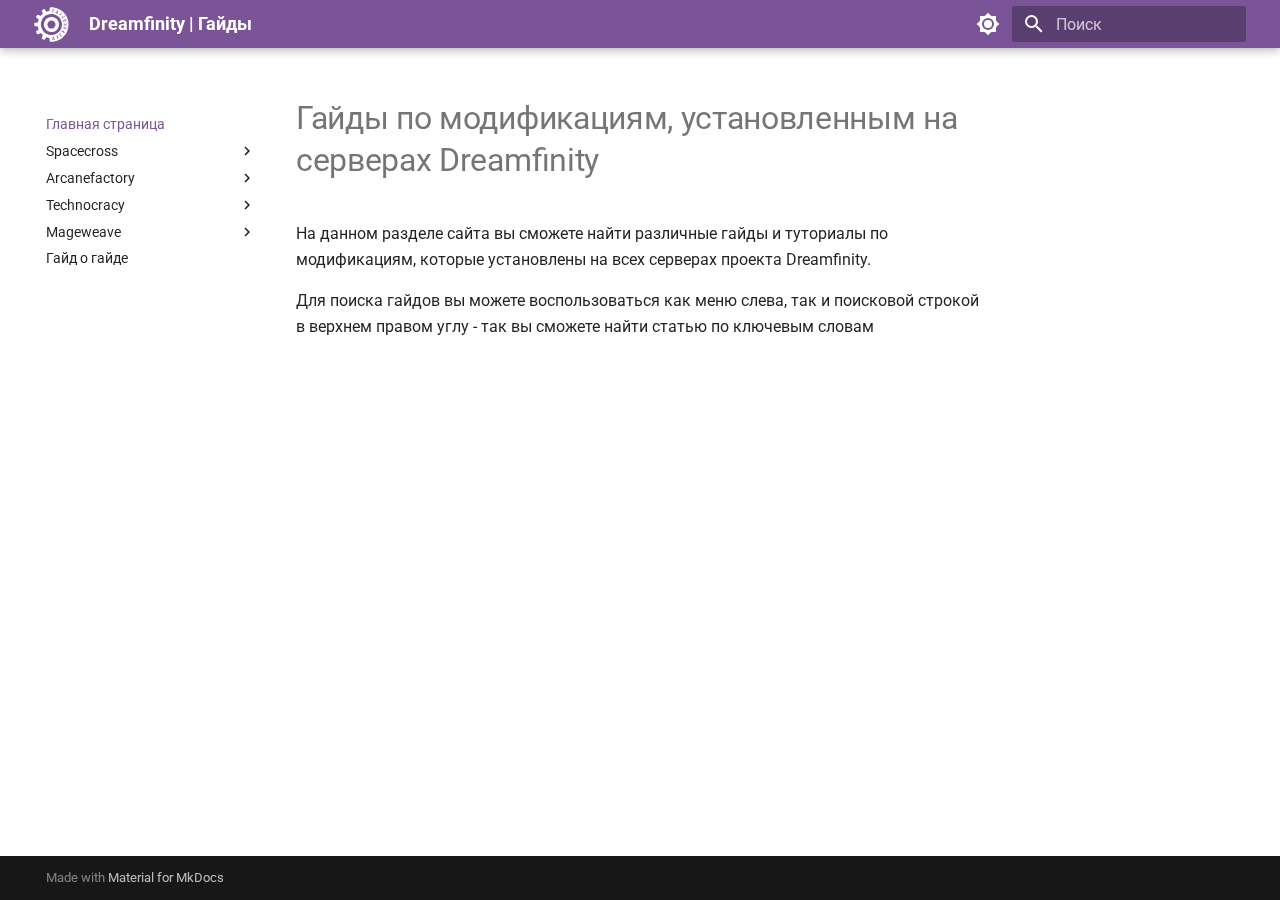
<file: site/index.html>
<!doctype html>
<html lang="ru" class="no-js">
  <head>
    
      <meta charset="utf-8">
      <meta name="viewport" content="width=device-width,initial-scale=1">
      
      
        <meta name="author" content="<Georgii Imeshkenov aka @Veritaris, georgiiimeshkenov@gmail.com>">
      
      
        <link rel="canonical" href="https://guides.dreamfinity.org/">
      
      
      
        <link rel="next" href="Spacecross/">
      
      
      <link rel="icon" href="assets/favicon.svg">
      <meta name="generator" content="mkdocs-1.5.3, mkdocs-material-9.4.2">
    
    
      
        <title>Dreamfinity | Гайды</title>
      
    
    
    
      <link rel="stylesheet" href="assets/stylesheets/main.d451bc0e.min.css">
      
        
        <link rel="stylesheet" href="assets/stylesheets/palette.a5377069.min.css">
      
      


    

    <link rel="stylesheet" href="styles/article.css">
    <link rel="stylesheet" href="styles/colors.css">
    <link rel="stylesheet" href="styles/logo.css">


    
      
    
    
      
        
        
        <link rel="preconnect" href="https://fonts.gstatic.com" crossorigin>
        <link rel="stylesheet" href="https://fonts.googleapis.com/css?family=Roboto:300,300i,400,400i,700,700i%7CRoboto+Mono:400,400i,700,700i&display=fallback">
        <style>:root{--md-text-font:"Roboto";--md-code-font:"Roboto Mono"}</style>
      
    
    
    <script>__md_scope=new URL(".",location),__md_hash=e=>[...e].reduce((e,_)=>(e<<5)-e+_.charCodeAt(0),0),__md_get=(e,_=localStorage,t=__md_scope)=>JSON.parse(_.getItem(t.pathname+"."+e)),__md_set=(e,_,t=localStorage,a=__md_scope)=>{try{t.setItem(a.pathname+"."+e,JSON.stringify(_))}catch(e){}}</script>
    
      

    
    
    
   <link href="assets/stylesheets/glightbox.min.css" rel="stylesheet"/><style>
        html.glightbox-open { overflow: initial; height: 100%; }
        .gslide-title { margin-top: 0px; user-select: text; }
        .gslide-desc { color: #666; user-select: text; }
        .gslide-image img { background: white; }
        
            .gscrollbar-fixer { padding-right: 15px; }
            .gdesc-inner { font-size: 0.75rem; }
            body[data-md-color-scheme="slate"] .gdesc-inner { background: var(--md-default-bg-color);}
            body[data-md-color-scheme="slate"] .gslide-title { color: var(--md-default-fg-color);}
            body[data-md-color-scheme="slate"] .gslide-desc { color: var(--md-default-fg-color);}
            </style> <script src="assets/javascripts/glightbox.min.js"></script></head>
  
  
    
    
      
    
    
    
    
    <body dir="ltr" data-md-color-scheme="default" data-md-color-primary="dreamfinity" data-md-color-accent="dreamfinity">
  
    
    
      <script>var palette=__md_get("__palette");if(palette&&"object"==typeof palette.color)for(var key of Object.keys(palette.color))document.body.setAttribute("data-md-color-"+key,palette.color[key])</script>
    
    <input class="md-toggle" data-md-toggle="drawer" type="checkbox" id="__drawer" autocomplete="off">
    <input class="md-toggle" data-md-toggle="search" type="checkbox" id="__search" autocomplete="off">
    <label class="md-overlay" for="__drawer"></label>
    <div data-md-component="skip">
      
        
        <a href="#dreamfinity" class="md-skip">
          Перейти к содержанию
        </a>
      
    </div>
    <div data-md-component="announce">
      
    </div>
    
    
      

  

<header class="md-header md-header--shadow" data-md-component="header">
  <nav class="md-header__inner md-grid" aria-label="Верхний колонтитул">
    <a href="." title="Dreamfinity | Гайды" class="md-header__button md-logo" aria-label="Dreamfinity | Гайды" data-md-component="logo">
      
  <img src="assets/logo.svg" alt="logo">

    </a>
    <label class="md-header__button md-icon" for="__drawer">
      
      <svg xmlns="http://www.w3.org/2000/svg" viewBox="0 0 24 24"><path d="M3 6h18v2H3V6m0 5h18v2H3v-2m0 5h18v2H3v-2Z"/></svg>
    </label>
    <div class="md-header__title" data-md-component="header-title">
      <div class="md-header__ellipsis">
        <div class="md-header__topic">
          <span class="md-ellipsis">
            Dreamfinity | Гайды
          </span>
        </div>
        <div class="md-header__topic" data-md-component="header-topic">
          <span class="md-ellipsis">
            
              Главная страница
            
          </span>
        </div>
      </div>
    </div>
    
      
        <form class="md-header__option" data-md-component="palette">
  
    
    
    
    <input class="md-option" data-md-color-media="(prefers-color-scheme: light)" data-md-color-scheme="default" data-md-color-primary="dreamfinity" data-md-color-accent="dreamfinity"  aria-label="Темная тема"  type="radio" name="__palette" id="__palette_1">
    
      <label class="md-header__button md-icon" title="Темная тема" for="__palette_2" hidden>
        <svg xmlns="http://www.w3.org/2000/svg" viewBox="0 0 24 24"><path d="M12 8a4 4 0 0 0-4 4 4 4 0 0 0 4 4 4 4 0 0 0 4-4 4 4 0 0 0-4-4m0 10a6 6 0 0 1-6-6 6 6 0 0 1 6-6 6 6 0 0 1 6 6 6 6 0 0 1-6 6m8-9.31V4h-4.69L12 .69 8.69 4H4v4.69L.69 12 4 15.31V20h4.69L12 23.31 15.31 20H20v-4.69L23.31 12 20 8.69Z"/></svg>
      </label>
    
  
    
    
    
    <input class="md-option" data-md-color-media="(prefers-color-scheme: dark)" data-md-color-scheme="slate" data-md-color-primary="dreamfinity" data-md-color-accent="dreamfinity"  aria-label="Светлая тема"  type="radio" name="__palette" id="__palette_2">
    
      <label class="md-header__button md-icon" title="Светлая тема" for="__palette_1" hidden>
        <svg xmlns="http://www.w3.org/2000/svg" viewBox="0 0 24 24"><path d="M12 18c-.89 0-1.74-.2-2.5-.55C11.56 16.5 13 14.42 13 12c0-2.42-1.44-4.5-3.5-5.45C10.26 6.2 11.11 6 12 6a6 6 0 0 1 6 6 6 6 0 0 1-6 6m8-9.31V4h-4.69L12 .69 8.69 4H4v4.69L.69 12 4 15.31V20h4.69L12 23.31 15.31 20H20v-4.69L23.31 12 20 8.69Z"/></svg>
      </label>
    
  
</form>
      
    
    
    
      <label class="md-header__button md-icon" for="__search">
        
        <svg xmlns="http://www.w3.org/2000/svg" viewBox="0 0 24 24"><path d="M9.5 3A6.5 6.5 0 0 1 16 9.5c0 1.61-.59 3.09-1.56 4.23l.27.27h.79l5 5-1.5 1.5-5-5v-.79l-.27-.27A6.516 6.516 0 0 1 9.5 16 6.5 6.5 0 0 1 3 9.5 6.5 6.5 0 0 1 9.5 3m0 2C7 5 5 7 5 9.5S7 14 9.5 14 14 12 14 9.5 12 5 9.5 5Z"/></svg>
      </label>
      <div class="md-search" data-md-component="search" role="dialog">
  <label class="md-search__overlay" for="__search"></label>
  <div class="md-search__inner" role="search">
    <form class="md-search__form" name="search">
      <input type="text" class="md-search__input" name="query" aria-label="Поиск" placeholder="Поиск" autocapitalize="off" autocorrect="off" autocomplete="off" spellcheck="false" data-md-component="search-query" required>
      <label class="md-search__icon md-icon" for="__search">
        
        <svg xmlns="http://www.w3.org/2000/svg" viewBox="0 0 24 24"><path d="M9.5 3A6.5 6.5 0 0 1 16 9.5c0 1.61-.59 3.09-1.56 4.23l.27.27h.79l5 5-1.5 1.5-5-5v-.79l-.27-.27A6.516 6.516 0 0 1 9.5 16 6.5 6.5 0 0 1 3 9.5 6.5 6.5 0 0 1 9.5 3m0 2C7 5 5 7 5 9.5S7 14 9.5 14 14 12 14 9.5 12 5 9.5 5Z"/></svg>
        
        <svg xmlns="http://www.w3.org/2000/svg" viewBox="0 0 24 24"><path d="M20 11v2H8l5.5 5.5-1.42 1.42L4.16 12l7.92-7.92L13.5 5.5 8 11h12Z"/></svg>
      </label>
      <nav class="md-search__options" aria-label="Поиск">
        
        <button type="reset" class="md-search__icon md-icon" title="Очистить" aria-label="Очистить" tabindex="-1">
          
          <svg xmlns="http://www.w3.org/2000/svg" viewBox="0 0 24 24"><path d="M19 6.41 17.59 5 12 10.59 6.41 5 5 6.41 10.59 12 5 17.59 6.41 19 12 13.41 17.59 19 19 17.59 13.41 12 19 6.41Z"/></svg>
        </button>
      </nav>
      
        <div class="md-search__suggest" data-md-component="search-suggest"></div>
      
    </form>
    <div class="md-search__output">
      <div class="md-search__scrollwrap" data-md-scrollfix>
        <div class="md-search-result" data-md-component="search-result">
          <div class="md-search-result__meta">
            Инициализация поиска
          </div>
          <ol class="md-search-result__list" role="presentation"></ol>
        </div>
      </div>
    </div>
  </div>
</div>
    
    
  </nav>
  
</header>
    
    <div class="md-container" data-md-component="container">
      
      
        
          
        
      
      <main class="md-main" data-md-component="main">
        <div class="md-main__inner md-grid">
          
            
              
              <div class="md-sidebar md-sidebar--primary" data-md-component="sidebar" data-md-type="navigation" >
                <div class="md-sidebar__scrollwrap">
                  <div class="md-sidebar__inner">
                    



<nav class="md-nav md-nav--primary" aria-label="Навигация" data-md-level="0">
  <label class="md-nav__title" for="__drawer">
    <a href="." title="Dreamfinity | Гайды" class="md-nav__button md-logo" aria-label="Dreamfinity | Гайды" data-md-component="logo">
      
  <img src="assets/logo.svg" alt="logo">

    </a>
    Dreamfinity | Гайды
  </label>
  
  <ul class="md-nav__list" data-md-scrollfix>
    
      
      
  
  
    
  
  
    <li class="md-nav__item md-nav__item--active">
      
      <input class="md-nav__toggle md-toggle" type="checkbox" id="__toc">
      
      
        
      
      
      <a href="." class="md-nav__link md-nav__link--active">
        
  
  <span class="md-ellipsis">
    Главная страница
  </span>
  

      </a>
      
    </li>
  

    
      
      
  
  
  
    
    
    
    
    
    <li class="md-nav__item md-nav__item--nested">
      
        
        
        
        <input class="md-nav__toggle md-toggle " type="checkbox" id="__nav_2" >
        
          
          <label class="md-nav__link" for="__nav_2" id="__nav_2_label" tabindex="0">
            
  
  <span class="md-ellipsis">
    Spacecross
  </span>
  

            <span class="md-nav__icon md-icon"></span>
          </label>
        
        <nav class="md-nav" data-md-level="1" aria-labelledby="__nav_2_label" aria-expanded="false">
          <label class="md-nav__title" for="__nav_2">
            <span class="md-nav__icon md-icon"></span>
            Spacecross
          </label>
          <ul class="md-nav__list" data-md-scrollfix>
            
              
                
  
  
  
    <li class="md-nav__item">
      <a href="Spacecross/" class="md-nav__link">
        
  
  <span class="md-ellipsis">
    Гайды
  </span>
  

      </a>
    </li>
  

              
            
          </ul>
        </nav>
      
    </li>
  

    
      
      
  
  
  
    
    
    
    
    
    <li class="md-nav__item md-nav__item--nested">
      
        
        
        
        <input class="md-nav__toggle md-toggle " type="checkbox" id="__nav_3" >
        
          
          <label class="md-nav__link" for="__nav_3" id="__nav_3_label" tabindex="0">
            
  
  <span class="md-ellipsis">
    Arcanefactory
  </span>
  

            <span class="md-nav__icon md-icon"></span>
          </label>
        
        <nav class="md-nav" data-md-level="1" aria-labelledby="__nav_3_label" aria-expanded="false">
          <label class="md-nav__title" for="__nav_3">
            <span class="md-nav__icon md-icon"></span>
            Arcanefactory
          </label>
          <ul class="md-nav__list" data-md-scrollfix>
            
              
                
  
  
  
    <li class="md-nav__item">
      <a href="Arcanefactory/" class="md-nav__link">
        
  
  <span class="md-ellipsis">
    Гайды
  </span>
  

      </a>
    </li>
  

              
            
          </ul>
        </nav>
      
    </li>
  

    
      
      
  
  
  
    
    
    
    
    
    <li class="md-nav__item md-nav__item--nested">
      
        
        
        
        <input class="md-nav__toggle md-toggle " type="checkbox" id="__nav_4" >
        
          
          <label class="md-nav__link" for="__nav_4" id="__nav_4_label" tabindex="0">
            
  
  <span class="md-ellipsis">
    Technocracy
  </span>
  

            <span class="md-nav__icon md-icon"></span>
          </label>
        
        <nav class="md-nav" data-md-level="1" aria-labelledby="__nav_4_label" aria-expanded="false">
          <label class="md-nav__title" for="__nav_4">
            <span class="md-nav__icon md-icon"></span>
            Technocracy
          </label>
          <ul class="md-nav__list" data-md-scrollfix>
            
              
                
  
  
  
    <li class="md-nav__item">
      <a href="Technocracy/" class="md-nav__link">
        
  
  <span class="md-ellipsis">
    Гайды
  </span>
  

      </a>
    </li>
  

              
            
          </ul>
        </nav>
      
    </li>
  

    
      
      
  
  
  
    
    
    
    
    
    <li class="md-nav__item md-nav__item--nested">
      
        
        
        
        <input class="md-nav__toggle md-toggle " type="checkbox" id="__nav_5" >
        
          
          <label class="md-nav__link" for="__nav_5" id="__nav_5_label" tabindex="0">
            
  
  <span class="md-ellipsis">
    Mageweave
  </span>
  

            <span class="md-nav__icon md-icon"></span>
          </label>
        
        <nav class="md-nav" data-md-level="1" aria-labelledby="__nav_5_label" aria-expanded="false">
          <label class="md-nav__title" for="__nav_5">
            <span class="md-nav__icon md-icon"></span>
            Mageweave
          </label>
          <ul class="md-nav__list" data-md-scrollfix>
            
              
                
  
  
  
    <li class="md-nav__item">
      <a href="Mageweave/" class="md-nav__link">
        
  
  <span class="md-ellipsis">
    Гайды
  </span>
  

      </a>
    </li>
  

              
            
              
                
  
  
  
    <li class="md-nav__item">
      <a href="Mageweave/hardcore_ender_expansion_by_not_a_happy_cat/" class="md-nav__link">
        
  
  <span class="md-ellipsis">
    Hardcore Ender Expansion (HEE) от Not_a_Happy_Cat
  </span>
  

      </a>
    </li>
  

              
            
              
                
  
  
  
    <li class="md-nav__item">
      <a href="Mageweave/witchery_by_not_a_happy_cat/" class="md-nav__link">
        
  
  <span class="md-ellipsis">
    Witchery от Not_a_Happy_Cat
  </span>
  

      </a>
    </li>
  

              
            
          </ul>
        </nav>
      
    </li>
  

    
      
      
  
  
  
    <li class="md-nav__item">
      <a href="how_to_contribute/" class="md-nav__link">
        
  
  <span class="md-ellipsis">
    Гайд о гайде
  </span>
  

      </a>
    </li>
  

    
  </ul>
</nav>
                  </div>
                </div>
              </div>
            
            
              
              <div class="md-sidebar md-sidebar--secondary" data-md-component="sidebar" data-md-type="toc" >
                <div class="md-sidebar__scrollwrap">
                  <div class="md-sidebar__inner">
                    

<nav class="md-nav md-nav--secondary" aria-label="Содержание">
  
  
  
    
  
  
</nav>
                  </div>
                </div>
              </div>
            
          
          
            <div class="md-content" data-md-component="content">
              <article class="md-content__inner md-typeset">
                
    
                  


<h1 id="dreamfinity">Гайды по модификациям, установленным на серверах Dreamfinity<a class="headerlink" href="#dreamfinity" title="Permanent link">&para;</a></h1>
<p>На данном разделе сайта вы сможете найти различные гайды и туториалы по модификациям, которые установлены 
на всех серверах проекта Dreamfinity. </p>
<p>Для поиска гайдов вы можете воспользоваться как меню слева, так и поисковой строкой в верхнем правом углу - так вы 
сможете найти статью по ключевым словам </p>





                


              </article>
            </div>
          
          
        </div>
        
          <button type="button" class="md-top md-icon" data-md-component="top" hidden>
            
            <svg xmlns="http://www.w3.org/2000/svg" viewBox="0 0 24 24"><path d="M13 20h-2V8l-5.5 5.5-1.42-1.42L12 4.16l7.92 7.92-1.42 1.42L13 8v12Z"/></svg>
            К началу
          </button>
        
      </main>
      
        <footer class="md-footer">
  
  <div class="md-footer-meta md-typeset">
    <div class="md-footer-meta__inner md-grid">
      <div class="md-copyright">
  
  
    Made with
    <a href="https://squidfunk.github.io/mkdocs-material/" target="_blank" rel="noopener">
      Material for MkDocs
    </a>
  
</div>
      
    </div>
  </div>
</footer>
      
    </div>
    <div class="md-dialog" data-md-component="dialog">
      <div class="md-dialog__inner md-typeset"></div>
    </div>
    
    <script id="__config" type="application/json">{"base": ".", "features": ["navigation.top", "navigation.path", "search.suggest"], "search": "assets/javascripts/workers/search.a264c092.min.js", "translations": {"clipboard.copied": "\u0421\u043a\u043e\u043f\u0438\u0440\u043e\u0432\u0430\u043d\u043e \u0432 \u0431\u0443\u0444\u0435\u0440", "clipboard.copy": "\u041a\u043e\u043f\u0438\u0440\u043e\u0432\u0430\u0442\u044c \u0432 \u0431\u0443\u0444\u0435\u0440", "search.result.more.one": "\u0415\u0449\u0451 1 \u043d\u0430 \u044d\u0442\u043e\u0439 \u0441\u0442\u0440\u0430\u043d\u0438\u0446\u0435", "search.result.more.other": "\u0415\u0449\u0451 # \u043d\u0430 \u044d\u0442\u043e\u0439 \u0441\u0442\u0440\u0430\u043d\u0438\u0446\u0435", "search.result.none": "\u0421\u043e\u0432\u043f\u0430\u0434\u0435\u043d\u0438\u0439 \u043d\u0435 \u043d\u0430\u0439\u0434\u0435\u043d\u043e", "search.result.one": "\u041d\u0430\u0439\u0434\u0435\u043d\u043e 1 \u0441\u043e\u0432\u043f\u0430\u0434\u0435\u043d\u0438\u0435", "search.result.other": "\u041d\u0430\u0439\u0434\u0435\u043d\u043e \u0441\u043e\u0432\u043f\u0430\u0434\u0435\u043d\u0438\u0439: #", "search.result.placeholder": "\u041d\u0430\u0447\u043d\u0438\u0442\u0435 \u043f\u0435\u0447\u0430\u0442\u0430\u0442\u044c \u0434\u043b\u044f \u043f\u043e\u0438\u0441\u043a\u0430", "search.result.term.missing": "\u041e\u0442\u0441\u0443\u0442\u0441\u0442\u0432\u0443\u0435\u0442", "select.version": "\u0412\u044b\u0431\u0435\u0440\u0438\u0442\u0435 \u0432\u0435\u0440\u0441\u0438\u044e"}}</script>
    
    
      <script src="assets/javascripts/bundle.726fbb30.min.js"></script>
      
    
  <script>document$.subscribe(() => {const lightbox = GLightbox({"touchNavigation": true, "loop": false, "zoomable": true, "draggable": true, "openEffect": "zoom", "closeEffect": "zoom", "slideEffect": "slide"});})</script></body>
</html>
</file>
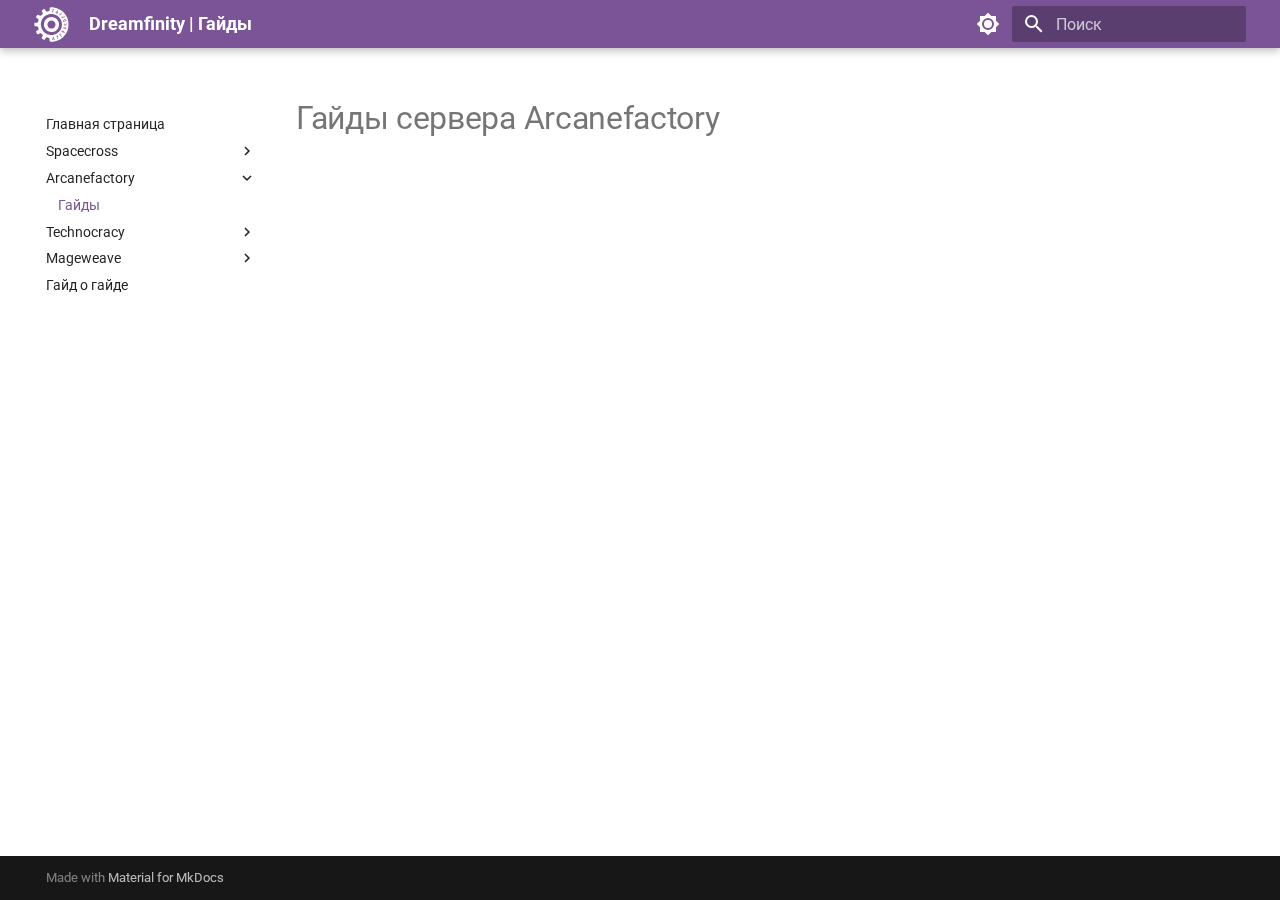
<file: site/Arcanefactory/index.html>
<!doctype html>
<html lang="ru" class="no-js">
  <head>
    
      <meta charset="utf-8">
      <meta name="viewport" content="width=device-width,initial-scale=1">
      
      
        <meta name="author" content="<Georgii Imeshkenov aka @Veritaris, georgiiimeshkenov@gmail.com>">
      
      
        <link rel="canonical" href="https://guides.dreamfinity.org/Arcanefactory/">
      
      
        <link rel="prev" href="../Spacecross/">
      
      
        <link rel="next" href="../Technocracy/">
      
      
      <link rel="icon" href="../assets/favicon.svg">
      <meta name="generator" content="mkdocs-1.5.3, mkdocs-material-9.4.2">
    
    
      
        <title>Гайды - Dreamfinity | Гайды</title>
      
    
    
    
      <link rel="stylesheet" href="../assets/stylesheets/main.d451bc0e.min.css">
      
        
        <link rel="stylesheet" href="../assets/stylesheets/palette.a5377069.min.css">
      
      


    

    <link rel="stylesheet" href="../styles/article.css">
    <link rel="stylesheet" href="../styles/colors.css">
    <link rel="stylesheet" href="../styles/logo.css">


    
      
    
    
      
        
        
        <link rel="preconnect" href="https://fonts.gstatic.com" crossorigin>
        <link rel="stylesheet" href="https://fonts.googleapis.com/css?family=Roboto:300,300i,400,400i,700,700i%7CRoboto+Mono:400,400i,700,700i&display=fallback">
        <style>:root{--md-text-font:"Roboto";--md-code-font:"Roboto Mono"}</style>
      
    
    
    <script>__md_scope=new URL("..",location),__md_hash=e=>[...e].reduce((e,_)=>(e<<5)-e+_.charCodeAt(0),0),__md_get=(e,_=localStorage,t=__md_scope)=>JSON.parse(_.getItem(t.pathname+"."+e)),__md_set=(e,_,t=localStorage,a=__md_scope)=>{try{t.setItem(a.pathname+"."+e,JSON.stringify(_))}catch(e){}}</script>
    
      

    
    
    
   <link href="../assets/stylesheets/glightbox.min.css" rel="stylesheet"/><style>
        html.glightbox-open { overflow: initial; height: 100%; }
        .gslide-title { margin-top: 0px; user-select: text; }
        .gslide-desc { color: #666; user-select: text; }
        .gslide-image img { background: white; }
        
            .gscrollbar-fixer { padding-right: 15px; }
            .gdesc-inner { font-size: 0.75rem; }
            body[data-md-color-scheme="slate"] .gdesc-inner { background: var(--md-default-bg-color);}
            body[data-md-color-scheme="slate"] .gslide-title { color: var(--md-default-fg-color);}
            body[data-md-color-scheme="slate"] .gslide-desc { color: var(--md-default-fg-color);}
            </style> <script src="../assets/javascripts/glightbox.min.js"></script></head>
  
  
    
    
      
    
    
    
    
    <body dir="ltr" data-md-color-scheme="default" data-md-color-primary="dreamfinity" data-md-color-accent="dreamfinity">
  
    
    
      <script>var palette=__md_get("__palette");if(palette&&"object"==typeof palette.color)for(var key of Object.keys(palette.color))document.body.setAttribute("data-md-color-"+key,palette.color[key])</script>
    
    <input class="md-toggle" data-md-toggle="drawer" type="checkbox" id="__drawer" autocomplete="off">
    <input class="md-toggle" data-md-toggle="search" type="checkbox" id="__search" autocomplete="off">
    <label class="md-overlay" for="__drawer"></label>
    <div data-md-component="skip">
      
        
        <a href="#arcanefactory" class="md-skip">
          Перейти к содержанию
        </a>
      
    </div>
    <div data-md-component="announce">
      
    </div>
    
    
      

  

<header class="md-header md-header--shadow" data-md-component="header">
  <nav class="md-header__inner md-grid" aria-label="Верхний колонтитул">
    <a href=".." title="Dreamfinity | Гайды" class="md-header__button md-logo" aria-label="Dreamfinity | Гайды" data-md-component="logo">
      
  <img src="../assets/logo.svg" alt="logo">

    </a>
    <label class="md-header__button md-icon" for="__drawer">
      
      <svg xmlns="http://www.w3.org/2000/svg" viewBox="0 0 24 24"><path d="M3 6h18v2H3V6m0 5h18v2H3v-2m0 5h18v2H3v-2Z"/></svg>
    </label>
    <div class="md-header__title" data-md-component="header-title">
      <div class="md-header__ellipsis">
        <div class="md-header__topic">
          <span class="md-ellipsis">
            Dreamfinity | Гайды
          </span>
        </div>
        <div class="md-header__topic" data-md-component="header-topic">
          <span class="md-ellipsis">
            
              Гайды
            
          </span>
        </div>
      </div>
    </div>
    
      
        <form class="md-header__option" data-md-component="palette">
  
    
    
    
    <input class="md-option" data-md-color-media="(prefers-color-scheme: light)" data-md-color-scheme="default" data-md-color-primary="dreamfinity" data-md-color-accent="dreamfinity"  aria-label="Темная тема"  type="radio" name="__palette" id="__palette_1">
    
      <label class="md-header__button md-icon" title="Темная тема" for="__palette_2" hidden>
        <svg xmlns="http://www.w3.org/2000/svg" viewBox="0 0 24 24"><path d="M12 8a4 4 0 0 0-4 4 4 4 0 0 0 4 4 4 4 0 0 0 4-4 4 4 0 0 0-4-4m0 10a6 6 0 0 1-6-6 6 6 0 0 1 6-6 6 6 0 0 1 6 6 6 6 0 0 1-6 6m8-9.31V4h-4.69L12 .69 8.69 4H4v4.69L.69 12 4 15.31V20h4.69L12 23.31 15.31 20H20v-4.69L23.31 12 20 8.69Z"/></svg>
      </label>
    
  
    
    
    
    <input class="md-option" data-md-color-media="(prefers-color-scheme: dark)" data-md-color-scheme="slate" data-md-color-primary="dreamfinity" data-md-color-accent="dreamfinity"  aria-label="Светлая тема"  type="radio" name="__palette" id="__palette_2">
    
      <label class="md-header__button md-icon" title="Светлая тема" for="__palette_1" hidden>
        <svg xmlns="http://www.w3.org/2000/svg" viewBox="0 0 24 24"><path d="M12 18c-.89 0-1.74-.2-2.5-.55C11.56 16.5 13 14.42 13 12c0-2.42-1.44-4.5-3.5-5.45C10.26 6.2 11.11 6 12 6a6 6 0 0 1 6 6 6 6 0 0 1-6 6m8-9.31V4h-4.69L12 .69 8.69 4H4v4.69L.69 12 4 15.31V20h4.69L12 23.31 15.31 20H20v-4.69L23.31 12 20 8.69Z"/></svg>
      </label>
    
  
</form>
      
    
    
    
      <label class="md-header__button md-icon" for="__search">
        
        <svg xmlns="http://www.w3.org/2000/svg" viewBox="0 0 24 24"><path d="M9.5 3A6.5 6.5 0 0 1 16 9.5c0 1.61-.59 3.09-1.56 4.23l.27.27h.79l5 5-1.5 1.5-5-5v-.79l-.27-.27A6.516 6.516 0 0 1 9.5 16 6.5 6.5 0 0 1 3 9.5 6.5 6.5 0 0 1 9.5 3m0 2C7 5 5 7 5 9.5S7 14 9.5 14 14 12 14 9.5 12 5 9.5 5Z"/></svg>
      </label>
      <div class="md-search" data-md-component="search" role="dialog">
  <label class="md-search__overlay" for="__search"></label>
  <div class="md-search__inner" role="search">
    <form class="md-search__form" name="search">
      <input type="text" class="md-search__input" name="query" aria-label="Поиск" placeholder="Поиск" autocapitalize="off" autocorrect="off" autocomplete="off" spellcheck="false" data-md-component="search-query" required>
      <label class="md-search__icon md-icon" for="__search">
        
        <svg xmlns="http://www.w3.org/2000/svg" viewBox="0 0 24 24"><path d="M9.5 3A6.5 6.5 0 0 1 16 9.5c0 1.61-.59 3.09-1.56 4.23l.27.27h.79l5 5-1.5 1.5-5-5v-.79l-.27-.27A6.516 6.516 0 0 1 9.5 16 6.5 6.5 0 0 1 3 9.5 6.5 6.5 0 0 1 9.5 3m0 2C7 5 5 7 5 9.5S7 14 9.5 14 14 12 14 9.5 12 5 9.5 5Z"/></svg>
        
        <svg xmlns="http://www.w3.org/2000/svg" viewBox="0 0 24 24"><path d="M20 11v2H8l5.5 5.5-1.42 1.42L4.16 12l7.92-7.92L13.5 5.5 8 11h12Z"/></svg>
      </label>
      <nav class="md-search__options" aria-label="Поиск">
        
        <button type="reset" class="md-search__icon md-icon" title="Очистить" aria-label="Очистить" tabindex="-1">
          
          <svg xmlns="http://www.w3.org/2000/svg" viewBox="0 0 24 24"><path d="M19 6.41 17.59 5 12 10.59 6.41 5 5 6.41 10.59 12 5 17.59 6.41 19 12 13.41 17.59 19 19 17.59 13.41 12 19 6.41Z"/></svg>
        </button>
      </nav>
      
        <div class="md-search__suggest" data-md-component="search-suggest"></div>
      
    </form>
    <div class="md-search__output">
      <div class="md-search__scrollwrap" data-md-scrollfix>
        <div class="md-search-result" data-md-component="search-result">
          <div class="md-search-result__meta">
            Инициализация поиска
          </div>
          <ol class="md-search-result__list" role="presentation"></ol>
        </div>
      </div>
    </div>
  </div>
</div>
    
    
  </nav>
  
</header>
    
    <div class="md-container" data-md-component="container">
      
      
        
          
        
      
      <main class="md-main" data-md-component="main">
        <div class="md-main__inner md-grid">
          
            
              
              <div class="md-sidebar md-sidebar--primary" data-md-component="sidebar" data-md-type="navigation" >
                <div class="md-sidebar__scrollwrap">
                  <div class="md-sidebar__inner">
                    



<nav class="md-nav md-nav--primary" aria-label="Навигация" data-md-level="0">
  <label class="md-nav__title" for="__drawer">
    <a href=".." title="Dreamfinity | Гайды" class="md-nav__button md-logo" aria-label="Dreamfinity | Гайды" data-md-component="logo">
      
  <img src="../assets/logo.svg" alt="logo">

    </a>
    Dreamfinity | Гайды
  </label>
  
  <ul class="md-nav__list" data-md-scrollfix>
    
      
      
  
  
  
    <li class="md-nav__item">
      <a href=".." class="md-nav__link">
        
  
  <span class="md-ellipsis">
    Главная страница
  </span>
  

      </a>
    </li>
  

    
      
      
  
  
  
    
    
    
    
    
    <li class="md-nav__item md-nav__item--nested">
      
        
        
        
        <input class="md-nav__toggle md-toggle " type="checkbox" id="__nav_2" >
        
          
          <label class="md-nav__link" for="__nav_2" id="__nav_2_label" tabindex="0">
            
  
  <span class="md-ellipsis">
    Spacecross
  </span>
  

            <span class="md-nav__icon md-icon"></span>
          </label>
        
        <nav class="md-nav" data-md-level="1" aria-labelledby="__nav_2_label" aria-expanded="false">
          <label class="md-nav__title" for="__nav_2">
            <span class="md-nav__icon md-icon"></span>
            Spacecross
          </label>
          <ul class="md-nav__list" data-md-scrollfix>
            
              
                
  
  
  
    <li class="md-nav__item">
      <a href="../Spacecross/" class="md-nav__link">
        
  
  <span class="md-ellipsis">
    Гайды
  </span>
  

      </a>
    </li>
  

              
            
          </ul>
        </nav>
      
    </li>
  

    
      
      
  
  
    
  
  
    
    
    
    
    
    <li class="md-nav__item md-nav__item--active md-nav__item--nested">
      
        
        
        
        <input class="md-nav__toggle md-toggle " type="checkbox" id="__nav_3" checked>
        
          
          <label class="md-nav__link" for="__nav_3" id="__nav_3_label" tabindex="0">
            
  
  <span class="md-ellipsis">
    Arcanefactory
  </span>
  

            <span class="md-nav__icon md-icon"></span>
          </label>
        
        <nav class="md-nav" data-md-level="1" aria-labelledby="__nav_3_label" aria-expanded="true">
          <label class="md-nav__title" for="__nav_3">
            <span class="md-nav__icon md-icon"></span>
            Arcanefactory
          </label>
          <ul class="md-nav__list" data-md-scrollfix>
            
              
                
  
  
    
  
  
    <li class="md-nav__item md-nav__item--active">
      
      <input class="md-nav__toggle md-toggle" type="checkbox" id="__toc">
      
      
        
      
      
      <a href="./" class="md-nav__link md-nav__link--active">
        
  
  <span class="md-ellipsis">
    Гайды
  </span>
  

      </a>
      
    </li>
  

              
            
          </ul>
        </nav>
      
    </li>
  

    
      
      
  
  
  
    
    
    
    
    
    <li class="md-nav__item md-nav__item--nested">
      
        
        
        
        <input class="md-nav__toggle md-toggle " type="checkbox" id="__nav_4" >
        
          
          <label class="md-nav__link" for="__nav_4" id="__nav_4_label" tabindex="0">
            
  
  <span class="md-ellipsis">
    Technocracy
  </span>
  

            <span class="md-nav__icon md-icon"></span>
          </label>
        
        <nav class="md-nav" data-md-level="1" aria-labelledby="__nav_4_label" aria-expanded="false">
          <label class="md-nav__title" for="__nav_4">
            <span class="md-nav__icon md-icon"></span>
            Technocracy
          </label>
          <ul class="md-nav__list" data-md-scrollfix>
            
              
                
  
  
  
    <li class="md-nav__item">
      <a href="../Technocracy/" class="md-nav__link">
        
  
  <span class="md-ellipsis">
    Гайды
  </span>
  

      </a>
    </li>
  

              
            
          </ul>
        </nav>
      
    </li>
  

    
      
      
  
  
  
    
    
    
    
    
    <li class="md-nav__item md-nav__item--nested">
      
        
        
        
        <input class="md-nav__toggle md-toggle " type="checkbox" id="__nav_5" >
        
          
          <label class="md-nav__link" for="__nav_5" id="__nav_5_label" tabindex="0">
            
  
  <span class="md-ellipsis">
    Mageweave
  </span>
  

            <span class="md-nav__icon md-icon"></span>
          </label>
        
        <nav class="md-nav" data-md-level="1" aria-labelledby="__nav_5_label" aria-expanded="false">
          <label class="md-nav__title" for="__nav_5">
            <span class="md-nav__icon md-icon"></span>
            Mageweave
          </label>
          <ul class="md-nav__list" data-md-scrollfix>
            
              
                
  
  
  
    <li class="md-nav__item">
      <a href="../Mageweave/" class="md-nav__link">
        
  
  <span class="md-ellipsis">
    Гайды
  </span>
  

      </a>
    </li>
  

              
            
              
                
  
  
  
    <li class="md-nav__item">
      <a href="../Mageweave/hardcore_ender_expansion_by_not_a_happy_cat/" class="md-nav__link">
        
  
  <span class="md-ellipsis">
    Hardcore Ender Expansion (HEE) от Not_a_Happy_Cat
  </span>
  

      </a>
    </li>
  

              
            
              
                
  
  
  
    <li class="md-nav__item">
      <a href="../Mageweave/witchery_by_not_a_happy_cat/" class="md-nav__link">
        
  
  <span class="md-ellipsis">
    Witchery от Not_a_Happy_Cat
  </span>
  

      </a>
    </li>
  

              
            
          </ul>
        </nav>
      
    </li>
  

    
      
      
  
  
  
    <li class="md-nav__item">
      <a href="../how_to_contribute/" class="md-nav__link">
        
  
  <span class="md-ellipsis">
    Гайд о гайде
  </span>
  

      </a>
    </li>
  

    
  </ul>
</nav>
                  </div>
                </div>
              </div>
            
            
              
              <div class="md-sidebar md-sidebar--secondary" data-md-component="sidebar" data-md-type="toc" >
                <div class="md-sidebar__scrollwrap">
                  <div class="md-sidebar__inner">
                    

<nav class="md-nav md-nav--secondary" aria-label="Содержание">
  
  
  
    
  
  
</nav>
                  </div>
                </div>
              </div>
            
          
          
            <div class="md-content" data-md-component="content">
              <article class="md-content__inner md-typeset">
                
    
                  


<h1 id="arcanefactory">Гайды сервера Arcanefactory<a class="headerlink" href="#arcanefactory" title="Permanent link">&para;</a></h1>





                


              </article>
            </div>
          
          
        </div>
        
          <button type="button" class="md-top md-icon" data-md-component="top" hidden>
            
            <svg xmlns="http://www.w3.org/2000/svg" viewBox="0 0 24 24"><path d="M13 20h-2V8l-5.5 5.5-1.42-1.42L12 4.16l7.92 7.92-1.42 1.42L13 8v12Z"/></svg>
            К началу
          </button>
        
      </main>
      
        <footer class="md-footer">
  
  <div class="md-footer-meta md-typeset">
    <div class="md-footer-meta__inner md-grid">
      <div class="md-copyright">
  
  
    Made with
    <a href="https://squidfunk.github.io/mkdocs-material/" target="_blank" rel="noopener">
      Material for MkDocs
    </a>
  
</div>
      
    </div>
  </div>
</footer>
      
    </div>
    <div class="md-dialog" data-md-component="dialog">
      <div class="md-dialog__inner md-typeset"></div>
    </div>
    
    <script id="__config" type="application/json">{"base": "..", "features": ["navigation.top", "navigation.path", "search.suggest"], "search": "../assets/javascripts/workers/search.a264c092.min.js", "translations": {"clipboard.copied": "\u0421\u043a\u043e\u043f\u0438\u0440\u043e\u0432\u0430\u043d\u043e \u0432 \u0431\u0443\u0444\u0435\u0440", "clipboard.copy": "\u041a\u043e\u043f\u0438\u0440\u043e\u0432\u0430\u0442\u044c \u0432 \u0431\u0443\u0444\u0435\u0440", "search.result.more.one": "\u0415\u0449\u0451 1 \u043d\u0430 \u044d\u0442\u043e\u0439 \u0441\u0442\u0440\u0430\u043d\u0438\u0446\u0435", "search.result.more.other": "\u0415\u0449\u0451 # \u043d\u0430 \u044d\u0442\u043e\u0439 \u0441\u0442\u0440\u0430\u043d\u0438\u0446\u0435", "search.result.none": "\u0421\u043e\u0432\u043f\u0430\u0434\u0435\u043d\u0438\u0439 \u043d\u0435 \u043d\u0430\u0439\u0434\u0435\u043d\u043e", "search.result.one": "\u041d\u0430\u0439\u0434\u0435\u043d\u043e 1 \u0441\u043e\u0432\u043f\u0430\u0434\u0435\u043d\u0438\u0435", "search.result.other": "\u041d\u0430\u0439\u0434\u0435\u043d\u043e \u0441\u043e\u0432\u043f\u0430\u0434\u0435\u043d\u0438\u0439: #", "search.result.placeholder": "\u041d\u0430\u0447\u043d\u0438\u0442\u0435 \u043f\u0435\u0447\u0430\u0442\u0430\u0442\u044c \u0434\u043b\u044f \u043f\u043e\u0438\u0441\u043a\u0430", "search.result.term.missing": "\u041e\u0442\u0441\u0443\u0442\u0441\u0442\u0432\u0443\u0435\u0442", "select.version": "\u0412\u044b\u0431\u0435\u0440\u0438\u0442\u0435 \u0432\u0435\u0440\u0441\u0438\u044e"}}</script>
    
    
      <script src="../assets/javascripts/bundle.726fbb30.min.js"></script>
      
    
  <script>document$.subscribe(() => {const lightbox = GLightbox({"touchNavigation": true, "loop": false, "zoomable": true, "draggable": true, "openEffect": "zoom", "closeEffect": "zoom", "slideEffect": "slide"});})</script></body>
</html>
</file>
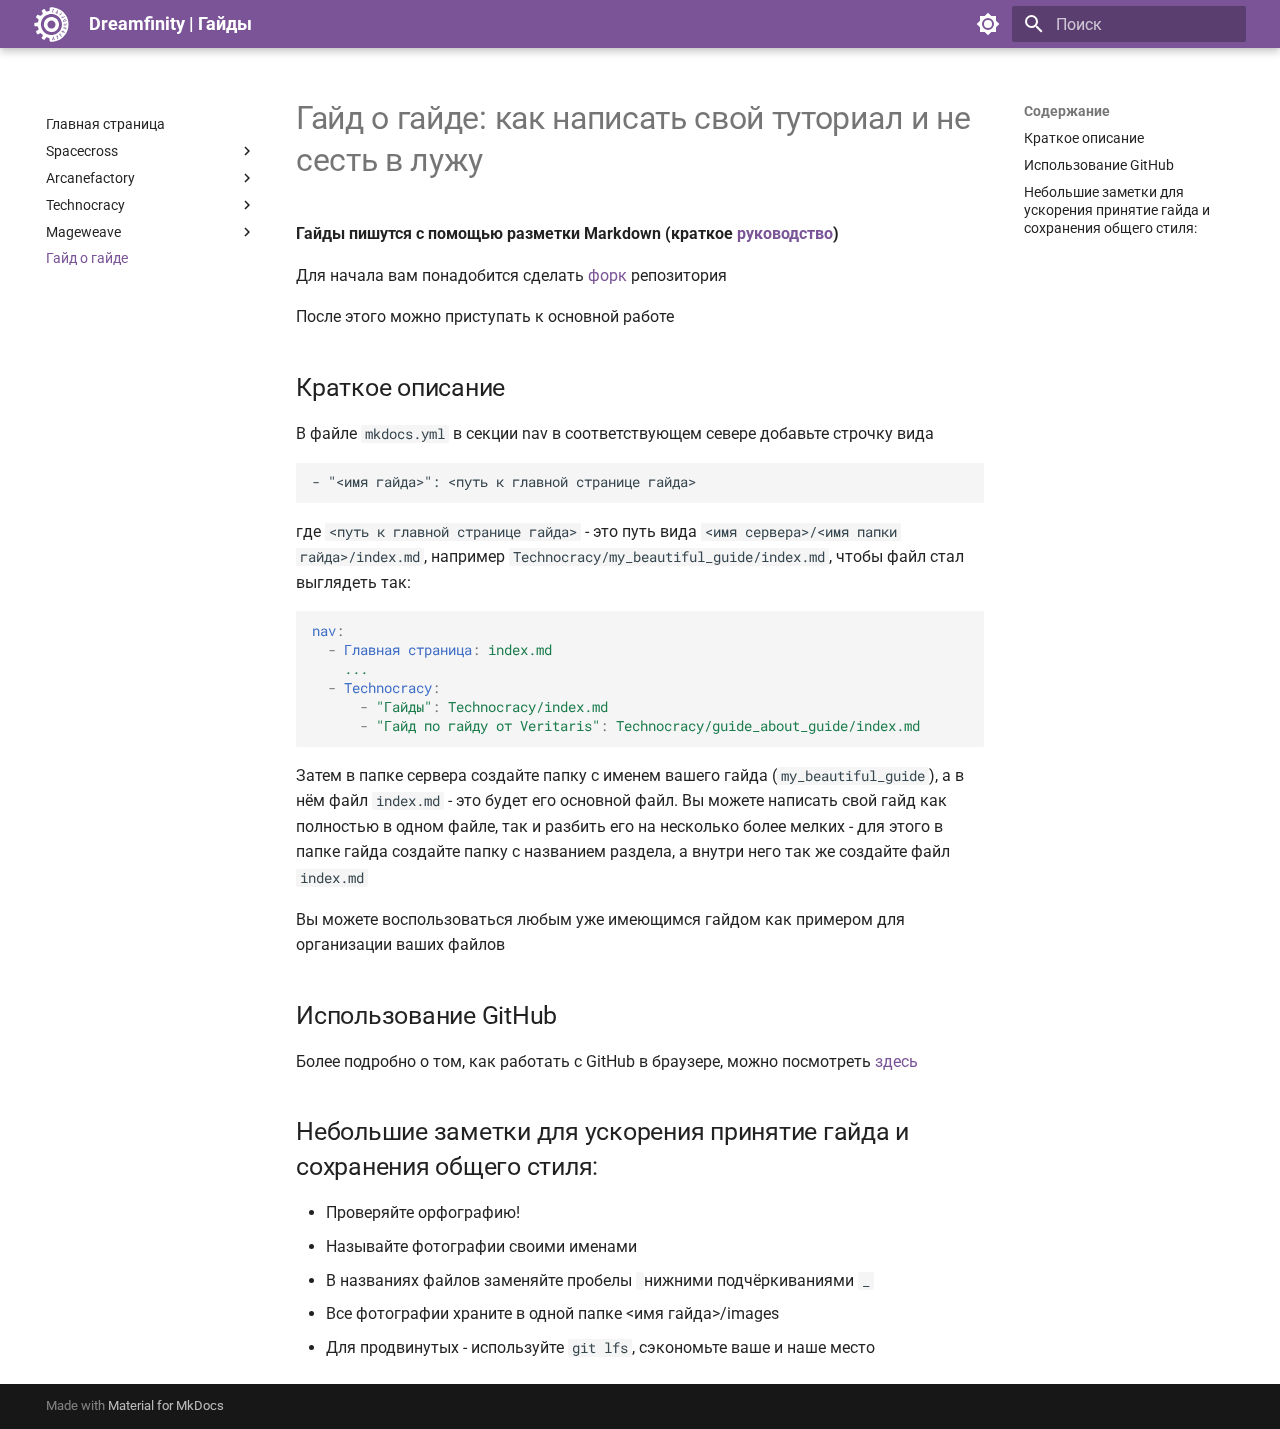
<file: site/how_to_contribute/index.html>
<!doctype html>
<html lang="ru" class="no-js">
  <head>
    
      <meta charset="utf-8">
      <meta name="viewport" content="width=device-width,initial-scale=1">
      
      
        <meta name="author" content="<Georgii Imeshkenov aka @Veritaris, georgiiimeshkenov@gmail.com>">
      
      
        <link rel="canonical" href="https://guides.dreamfinity.org/how_to_contribute/">
      
      
        <link rel="prev" href="../Mageweave/witchery_by_not_a_happy_cat/">
      
      
      
      <link rel="icon" href="../assets/favicon.svg">
      <meta name="generator" content="mkdocs-1.5.3, mkdocs-material-9.4.2">
    
    
      
        <title>Гайд о гайде - Dreamfinity | Гайды</title>
      
    
    
    
      <link rel="stylesheet" href="../assets/stylesheets/main.d451bc0e.min.css">
      
        
        <link rel="stylesheet" href="../assets/stylesheets/palette.a5377069.min.css">
      
      


    

    <link rel="stylesheet" href="../styles/article.css">
    <link rel="stylesheet" href="../styles/colors.css">
    <link rel="stylesheet" href="../styles/logo.css">


    
      
    
    
      
        
        
        <link rel="preconnect" href="https://fonts.gstatic.com" crossorigin>
        <link rel="stylesheet" href="https://fonts.googleapis.com/css?family=Roboto:300,300i,400,400i,700,700i%7CRoboto+Mono:400,400i,700,700i&display=fallback">
        <style>:root{--md-text-font:"Roboto";--md-code-font:"Roboto Mono"}</style>
      
    
    
    <script>__md_scope=new URL("..",location),__md_hash=e=>[...e].reduce((e,_)=>(e<<5)-e+_.charCodeAt(0),0),__md_get=(e,_=localStorage,t=__md_scope)=>JSON.parse(_.getItem(t.pathname+"."+e)),__md_set=(e,_,t=localStorage,a=__md_scope)=>{try{t.setItem(a.pathname+"."+e,JSON.stringify(_))}catch(e){}}</script>
    
      

    
    
    
   <link href="../assets/stylesheets/glightbox.min.css" rel="stylesheet"/><style>
        html.glightbox-open { overflow: initial; height: 100%; }
        .gslide-title { margin-top: 0px; user-select: text; }
        .gslide-desc { color: #666; user-select: text; }
        .gslide-image img { background: white; }
        
            .gscrollbar-fixer { padding-right: 15px; }
            .gdesc-inner { font-size: 0.75rem; }
            body[data-md-color-scheme="slate"] .gdesc-inner { background: var(--md-default-bg-color);}
            body[data-md-color-scheme="slate"] .gslide-title { color: var(--md-default-fg-color);}
            body[data-md-color-scheme="slate"] .gslide-desc { color: var(--md-default-fg-color);}
            </style> <script src="../assets/javascripts/glightbox.min.js"></script></head>
  
  
    
    
      
    
    
    
    
    <body dir="ltr" data-md-color-scheme="default" data-md-color-primary="dreamfinity" data-md-color-accent="dreamfinity">
  
    
    
      <script>var palette=__md_get("__palette");if(palette&&"object"==typeof palette.color)for(var key of Object.keys(palette.color))document.body.setAttribute("data-md-color-"+key,palette.color[key])</script>
    
    <input class="md-toggle" data-md-toggle="drawer" type="checkbox" id="__drawer" autocomplete="off">
    <input class="md-toggle" data-md-toggle="search" type="checkbox" id="__search" autocomplete="off">
    <label class="md-overlay" for="__drawer"></label>
    <div data-md-component="skip">
      
        
        <a href="#_1" class="md-skip">
          Перейти к содержанию
        </a>
      
    </div>
    <div data-md-component="announce">
      
    </div>
    
    
      

  

<header class="md-header md-header--shadow" data-md-component="header">
  <nav class="md-header__inner md-grid" aria-label="Верхний колонтитул">
    <a href=".." title="Dreamfinity | Гайды" class="md-header__button md-logo" aria-label="Dreamfinity | Гайды" data-md-component="logo">
      
  <img src="../assets/logo.svg" alt="logo">

    </a>
    <label class="md-header__button md-icon" for="__drawer">
      
      <svg xmlns="http://www.w3.org/2000/svg" viewBox="0 0 24 24"><path d="M3 6h18v2H3V6m0 5h18v2H3v-2m0 5h18v2H3v-2Z"/></svg>
    </label>
    <div class="md-header__title" data-md-component="header-title">
      <div class="md-header__ellipsis">
        <div class="md-header__topic">
          <span class="md-ellipsis">
            Dreamfinity | Гайды
          </span>
        </div>
        <div class="md-header__topic" data-md-component="header-topic">
          <span class="md-ellipsis">
            
              Гайд о гайде
            
          </span>
        </div>
      </div>
    </div>
    
      
        <form class="md-header__option" data-md-component="palette">
  
    
    
    
    <input class="md-option" data-md-color-media="(prefers-color-scheme: light)" data-md-color-scheme="default" data-md-color-primary="dreamfinity" data-md-color-accent="dreamfinity"  aria-label="Темная тема"  type="radio" name="__palette" id="__palette_1">
    
      <label class="md-header__button md-icon" title="Темная тема" for="__palette_2" hidden>
        <svg xmlns="http://www.w3.org/2000/svg" viewBox="0 0 24 24"><path d="M12 8a4 4 0 0 0-4 4 4 4 0 0 0 4 4 4 4 0 0 0 4-4 4 4 0 0 0-4-4m0 10a6 6 0 0 1-6-6 6 6 0 0 1 6-6 6 6 0 0 1 6 6 6 6 0 0 1-6 6m8-9.31V4h-4.69L12 .69 8.69 4H4v4.69L.69 12 4 15.31V20h4.69L12 23.31 15.31 20H20v-4.69L23.31 12 20 8.69Z"/></svg>
      </label>
    
  
    
    
    
    <input class="md-option" data-md-color-media="(prefers-color-scheme: dark)" data-md-color-scheme="slate" data-md-color-primary="dreamfinity" data-md-color-accent="dreamfinity"  aria-label="Светлая тема"  type="radio" name="__palette" id="__palette_2">
    
      <label class="md-header__button md-icon" title="Светлая тема" for="__palette_1" hidden>
        <svg xmlns="http://www.w3.org/2000/svg" viewBox="0 0 24 24"><path d="M12 18c-.89 0-1.74-.2-2.5-.55C11.56 16.5 13 14.42 13 12c0-2.42-1.44-4.5-3.5-5.45C10.26 6.2 11.11 6 12 6a6 6 0 0 1 6 6 6 6 0 0 1-6 6m8-9.31V4h-4.69L12 .69 8.69 4H4v4.69L.69 12 4 15.31V20h4.69L12 23.31 15.31 20H20v-4.69L23.31 12 20 8.69Z"/></svg>
      </label>
    
  
</form>
      
    
    
    
      <label class="md-header__button md-icon" for="__search">
        
        <svg xmlns="http://www.w3.org/2000/svg" viewBox="0 0 24 24"><path d="M9.5 3A6.5 6.5 0 0 1 16 9.5c0 1.61-.59 3.09-1.56 4.23l.27.27h.79l5 5-1.5 1.5-5-5v-.79l-.27-.27A6.516 6.516 0 0 1 9.5 16 6.5 6.5 0 0 1 3 9.5 6.5 6.5 0 0 1 9.5 3m0 2C7 5 5 7 5 9.5S7 14 9.5 14 14 12 14 9.5 12 5 9.5 5Z"/></svg>
      </label>
      <div class="md-search" data-md-component="search" role="dialog">
  <label class="md-search__overlay" for="__search"></label>
  <div class="md-search__inner" role="search">
    <form class="md-search__form" name="search">
      <input type="text" class="md-search__input" name="query" aria-label="Поиск" placeholder="Поиск" autocapitalize="off" autocorrect="off" autocomplete="off" spellcheck="false" data-md-component="search-query" required>
      <label class="md-search__icon md-icon" for="__search">
        
        <svg xmlns="http://www.w3.org/2000/svg" viewBox="0 0 24 24"><path d="M9.5 3A6.5 6.5 0 0 1 16 9.5c0 1.61-.59 3.09-1.56 4.23l.27.27h.79l5 5-1.5 1.5-5-5v-.79l-.27-.27A6.516 6.516 0 0 1 9.5 16 6.5 6.5 0 0 1 3 9.5 6.5 6.5 0 0 1 9.5 3m0 2C7 5 5 7 5 9.5S7 14 9.5 14 14 12 14 9.5 12 5 9.5 5Z"/></svg>
        
        <svg xmlns="http://www.w3.org/2000/svg" viewBox="0 0 24 24"><path d="M20 11v2H8l5.5 5.5-1.42 1.42L4.16 12l7.92-7.92L13.5 5.5 8 11h12Z"/></svg>
      </label>
      <nav class="md-search__options" aria-label="Поиск">
        
        <button type="reset" class="md-search__icon md-icon" title="Очистить" aria-label="Очистить" tabindex="-1">
          
          <svg xmlns="http://www.w3.org/2000/svg" viewBox="0 0 24 24"><path d="M19 6.41 17.59 5 12 10.59 6.41 5 5 6.41 10.59 12 5 17.59 6.41 19 12 13.41 17.59 19 19 17.59 13.41 12 19 6.41Z"/></svg>
        </button>
      </nav>
      
        <div class="md-search__suggest" data-md-component="search-suggest"></div>
      
    </form>
    <div class="md-search__output">
      <div class="md-search__scrollwrap" data-md-scrollfix>
        <div class="md-search-result" data-md-component="search-result">
          <div class="md-search-result__meta">
            Инициализация поиска
          </div>
          <ol class="md-search-result__list" role="presentation"></ol>
        </div>
      </div>
    </div>
  </div>
</div>
    
    
  </nav>
  
</header>
    
    <div class="md-container" data-md-component="container">
      
      
        
          
        
      
      <main class="md-main" data-md-component="main">
        <div class="md-main__inner md-grid">
          
            
              
              <div class="md-sidebar md-sidebar--primary" data-md-component="sidebar" data-md-type="navigation" >
                <div class="md-sidebar__scrollwrap">
                  <div class="md-sidebar__inner">
                    



<nav class="md-nav md-nav--primary" aria-label="Навигация" data-md-level="0">
  <label class="md-nav__title" for="__drawer">
    <a href=".." title="Dreamfinity | Гайды" class="md-nav__button md-logo" aria-label="Dreamfinity | Гайды" data-md-component="logo">
      
  <img src="../assets/logo.svg" alt="logo">

    </a>
    Dreamfinity | Гайды
  </label>
  
  <ul class="md-nav__list" data-md-scrollfix>
    
      
      
  
  
  
    <li class="md-nav__item">
      <a href=".." class="md-nav__link">
        
  
  <span class="md-ellipsis">
    Главная страница
  </span>
  

      </a>
    </li>
  

    
      
      
  
  
  
    
    
    
    
    
    <li class="md-nav__item md-nav__item--nested">
      
        
        
        
        <input class="md-nav__toggle md-toggle " type="checkbox" id="__nav_2" >
        
          
          <label class="md-nav__link" for="__nav_2" id="__nav_2_label" tabindex="0">
            
  
  <span class="md-ellipsis">
    Spacecross
  </span>
  

            <span class="md-nav__icon md-icon"></span>
          </label>
        
        <nav class="md-nav" data-md-level="1" aria-labelledby="__nav_2_label" aria-expanded="false">
          <label class="md-nav__title" for="__nav_2">
            <span class="md-nav__icon md-icon"></span>
            Spacecross
          </label>
          <ul class="md-nav__list" data-md-scrollfix>
            
              
                
  
  
  
    <li class="md-nav__item">
      <a href="../Spacecross/" class="md-nav__link">
        
  
  <span class="md-ellipsis">
    Гайды
  </span>
  

      </a>
    </li>
  

              
            
          </ul>
        </nav>
      
    </li>
  

    
      
      
  
  
  
    
    
    
    
    
    <li class="md-nav__item md-nav__item--nested">
      
        
        
        
        <input class="md-nav__toggle md-toggle " type="checkbox" id="__nav_3" >
        
          
          <label class="md-nav__link" for="__nav_3" id="__nav_3_label" tabindex="0">
            
  
  <span class="md-ellipsis">
    Arcanefactory
  </span>
  

            <span class="md-nav__icon md-icon"></span>
          </label>
        
        <nav class="md-nav" data-md-level="1" aria-labelledby="__nav_3_label" aria-expanded="false">
          <label class="md-nav__title" for="__nav_3">
            <span class="md-nav__icon md-icon"></span>
            Arcanefactory
          </label>
          <ul class="md-nav__list" data-md-scrollfix>
            
              
                
  
  
  
    <li class="md-nav__item">
      <a href="../Arcanefactory/" class="md-nav__link">
        
  
  <span class="md-ellipsis">
    Гайды
  </span>
  

      </a>
    </li>
  

              
            
          </ul>
        </nav>
      
    </li>
  

    
      
      
  
  
  
    
    
    
    
    
    <li class="md-nav__item md-nav__item--nested">
      
        
        
        
        <input class="md-nav__toggle md-toggle " type="checkbox" id="__nav_4" >
        
          
          <label class="md-nav__link" for="__nav_4" id="__nav_4_label" tabindex="0">
            
  
  <span class="md-ellipsis">
    Technocracy
  </span>
  

            <span class="md-nav__icon md-icon"></span>
          </label>
        
        <nav class="md-nav" data-md-level="1" aria-labelledby="__nav_4_label" aria-expanded="false">
          <label class="md-nav__title" for="__nav_4">
            <span class="md-nav__icon md-icon"></span>
            Technocracy
          </label>
          <ul class="md-nav__list" data-md-scrollfix>
            
              
                
  
  
  
    <li class="md-nav__item">
      <a href="../Technocracy/" class="md-nav__link">
        
  
  <span class="md-ellipsis">
    Гайды
  </span>
  

      </a>
    </li>
  

              
            
          </ul>
        </nav>
      
    </li>
  

    
      
      
  
  
  
    
    
    
    
    
    <li class="md-nav__item md-nav__item--nested">
      
        
        
        
        <input class="md-nav__toggle md-toggle " type="checkbox" id="__nav_5" >
        
          
          <label class="md-nav__link" for="__nav_5" id="__nav_5_label" tabindex="0">
            
  
  <span class="md-ellipsis">
    Mageweave
  </span>
  

            <span class="md-nav__icon md-icon"></span>
          </label>
        
        <nav class="md-nav" data-md-level="1" aria-labelledby="__nav_5_label" aria-expanded="false">
          <label class="md-nav__title" for="__nav_5">
            <span class="md-nav__icon md-icon"></span>
            Mageweave
          </label>
          <ul class="md-nav__list" data-md-scrollfix>
            
              
                
  
  
  
    <li class="md-nav__item">
      <a href="../Mageweave/" class="md-nav__link">
        
  
  <span class="md-ellipsis">
    Гайды
  </span>
  

      </a>
    </li>
  

              
            
              
                
  
  
  
    <li class="md-nav__item">
      <a href="../Mageweave/hardcore_ender_expansion_by_not_a_happy_cat/" class="md-nav__link">
        
  
  <span class="md-ellipsis">
    Hardcore Ender Expansion (HEE) от Not_a_Happy_Cat
  </span>
  

      </a>
    </li>
  

              
            
              
                
  
  
  
    <li class="md-nav__item">
      <a href="../Mageweave/witchery_by_not_a_happy_cat/" class="md-nav__link">
        
  
  <span class="md-ellipsis">
    Witchery от Not_a_Happy_Cat
  </span>
  

      </a>
    </li>
  

              
            
          </ul>
        </nav>
      
    </li>
  

    
      
      
  
  
    
  
  
    <li class="md-nav__item md-nav__item--active">
      
      <input class="md-nav__toggle md-toggle" type="checkbox" id="__toc">
      
      
        
      
      
        <label class="md-nav__link md-nav__link--active" for="__toc">
          
  
  <span class="md-ellipsis">
    Гайд о гайде
  </span>
  

          <span class="md-nav__icon md-icon"></span>
        </label>
      
      <a href="./" class="md-nav__link md-nav__link--active">
        
  
  <span class="md-ellipsis">
    Гайд о гайде
  </span>
  

      </a>
      
        

<nav class="md-nav md-nav--secondary" aria-label="Содержание">
  
  
  
    
  
  
    <label class="md-nav__title" for="__toc">
      <span class="md-nav__icon md-icon"></span>
      Содержание
    </label>
    <ul class="md-nav__list" data-md-component="toc" data-md-scrollfix>
      
        <li class="md-nav__item">
  <a href="#_2" class="md-nav__link">
    Краткое описание
  </a>
  
</li>
      
        <li class="md-nav__item">
  <a href="#github" class="md-nav__link">
    Использование GitHub
  </a>
  
</li>
      
        <li class="md-nav__item">
  <a href="#_3" class="md-nav__link">
    Небольшие заметки для ускорения принятие гайда и сохранения общего стиля:
  </a>
  
</li>
      
    </ul>
  
</nav>
      
    </li>
  

    
  </ul>
</nav>
                  </div>
                </div>
              </div>
            
            
              
              <div class="md-sidebar md-sidebar--secondary" data-md-component="sidebar" data-md-type="toc" >
                <div class="md-sidebar__scrollwrap">
                  <div class="md-sidebar__inner">
                    

<nav class="md-nav md-nav--secondary" aria-label="Содержание">
  
  
  
    
  
  
    <label class="md-nav__title" for="__toc">
      <span class="md-nav__icon md-icon"></span>
      Содержание
    </label>
    <ul class="md-nav__list" data-md-component="toc" data-md-scrollfix>
      
        <li class="md-nav__item">
  <a href="#_2" class="md-nav__link">
    Краткое описание
  </a>
  
</li>
      
        <li class="md-nav__item">
  <a href="#github" class="md-nav__link">
    Использование GitHub
  </a>
  
</li>
      
        <li class="md-nav__item">
  <a href="#_3" class="md-nav__link">
    Небольшие заметки для ускорения принятие гайда и сохранения общего стиля:
  </a>
  
</li>
      
    </ul>
  
</nav>
                  </div>
                </div>
              </div>
            
          
          
            <div class="md-content" data-md-component="content">
              <article class="md-content__inner md-typeset">
                
    
                  


<h1 id="_1">Гайд о гайде: как написать свой туториал и не сесть в лужу<a class="headerlink" href="#_1" title="Permanent link">&para;</a></h1>
<p><strong>Гайды пишутся с помощью разметки Markdown (краткое <a href="https://gist.github.com/Jekins/2bf2d0638163f1294637">руководство</a>)</strong></p>
<p>Для начала вам понадобится сделать <a href="https://github.com/Dreamfinity/Guides/fork">форк</a> репозитория</p>
<p>После этого можно приступать к основной работе</p>
<h2 id="_2">Краткое описание<a class="headerlink" href="#_2" title="Permanent link">&para;</a></h2>
<p>В файле <code>mkdocs.yml</code> в секции nav в соответствующем севере добавьте строчку вида </p>
<p><div class="highlight"><pre><span></span><code>- &quot;&lt;имя гайда&gt;&quot;: &lt;путь к главной странице гайда&gt;
</code></pre></div>
где <code>&lt;путь к главной странице гайда&gt;</code> - это путь вида <code>&lt;имя сервера&gt;/&lt;имя папки гайда&gt;/index.md</code>, например
<code>Technocracy/my_beautiful_guide/index.md</code>, чтобы файл стал выглядеть так:</p>
<div class="highlight"><pre><span></span><code><span class="nt">nav</span><span class="p">:</span>
<span class="w">  </span><span class="p p-Indicator">-</span><span class="w"> </span><span class="nt">Главная страница</span><span class="p">:</span><span class="w"> </span><span class="l l-Scalar l-Scalar-Plain">index.md</span>
<span class="w">    </span><span class="l l-Scalar l-Scalar-Plain">...</span>
<span class="w">  </span><span class="p p-Indicator">-</span><span class="w"> </span><span class="nt">Technocracy</span><span class="p">:</span>
<span class="w">      </span><span class="p p-Indicator">-</span><span class="w"> </span><span class="s">&quot;Гайды&quot;</span><span class="p p-Indicator">:</span><span class="w"> </span><span class="l l-Scalar l-Scalar-Plain">Technocracy/index.md</span>
<span class="w">      </span><span class="p p-Indicator">-</span><span class="w"> </span><span class="s">&quot;Гайд</span><span class="nv"> </span><span class="s">по</span><span class="nv"> </span><span class="s">гайду</span><span class="nv"> </span><span class="s">от</span><span class="nv"> </span><span class="s">Veritaris&quot;</span><span class="p p-Indicator">:</span><span class="w"> </span><span class="l l-Scalar l-Scalar-Plain">Technocracy/guide_about_guide/index.md</span>
</code></pre></div>
<p>Затем в папке сервера создайте папку с именем вашего гайда (<code>my_beautiful_guide</code>), а в нём файл <code>index.md</code> - это будет 
его основной файл. Вы можете написать свой гайд как полностью в одном файле, так и разбить его на несколько более мелких - для
этого в папке гайда создайте папку с названием раздела, а внутри него так же создайте файл <code>index.md</code></p>
<p>Вы можете воспользоваться любым уже имеющимся гайдом как примером для организации ваших файлов</p>
<h2 id="github">Использование GitHub<a class="headerlink" href="#github" title="Permanent link">&para;</a></h2>
<p>Более подробно о том, как работать с GitHub в браузере, можно посмотреть <a href="github_usage/">здесь</a></p>
<h2 id="_3">Небольшие заметки для ускорения принятие гайда и сохранения общего стиля:<a class="headerlink" href="#_3" title="Permanent link">&para;</a></h2>
<ul>
<li>Проверяйте орфографию!</li>
<li>Называйте фотографии своими именами</li>
<li>В названиях файлов заменяйте пробелы <code></code> нижними подчёркиваниями <code>_</code></li>
<li>Все фотографии храните в одной папке &lt;имя гайда&gt;/images</li>
<li>Для продвинутых - используйте <code>git lfs</code>, сэкономьте ваше и наше место</li>
</ul>





                


              </article>
            </div>
          
          
        </div>
        
          <button type="button" class="md-top md-icon" data-md-component="top" hidden>
            
            <svg xmlns="http://www.w3.org/2000/svg" viewBox="0 0 24 24"><path d="M13 20h-2V8l-5.5 5.5-1.42-1.42L12 4.16l7.92 7.92-1.42 1.42L13 8v12Z"/></svg>
            К началу
          </button>
        
      </main>
      
        <footer class="md-footer">
  
  <div class="md-footer-meta md-typeset">
    <div class="md-footer-meta__inner md-grid">
      <div class="md-copyright">
  
  
    Made with
    <a href="https://squidfunk.github.io/mkdocs-material/" target="_blank" rel="noopener">
      Material for MkDocs
    </a>
  
</div>
      
    </div>
  </div>
</footer>
      
    </div>
    <div class="md-dialog" data-md-component="dialog">
      <div class="md-dialog__inner md-typeset"></div>
    </div>
    
    <script id="__config" type="application/json">{"base": "..", "features": ["navigation.top", "navigation.path", "search.suggest"], "search": "../assets/javascripts/workers/search.a264c092.min.js", "translations": {"clipboard.copied": "\u0421\u043a\u043e\u043f\u0438\u0440\u043e\u0432\u0430\u043d\u043e \u0432 \u0431\u0443\u0444\u0435\u0440", "clipboard.copy": "\u041a\u043e\u043f\u0438\u0440\u043e\u0432\u0430\u0442\u044c \u0432 \u0431\u0443\u0444\u0435\u0440", "search.result.more.one": "\u0415\u0449\u0451 1 \u043d\u0430 \u044d\u0442\u043e\u0439 \u0441\u0442\u0440\u0430\u043d\u0438\u0446\u0435", "search.result.more.other": "\u0415\u0449\u0451 # \u043d\u0430 \u044d\u0442\u043e\u0439 \u0441\u0442\u0440\u0430\u043d\u0438\u0446\u0435", "search.result.none": "\u0421\u043e\u0432\u043f\u0430\u0434\u0435\u043d\u0438\u0439 \u043d\u0435 \u043d\u0430\u0439\u0434\u0435\u043d\u043e", "search.result.one": "\u041d\u0430\u0439\u0434\u0435\u043d\u043e 1 \u0441\u043e\u0432\u043f\u0430\u0434\u0435\u043d\u0438\u0435", "search.result.other": "\u041d\u0430\u0439\u0434\u0435\u043d\u043e \u0441\u043e\u0432\u043f\u0430\u0434\u0435\u043d\u0438\u0439: #", "search.result.placeholder": "\u041d\u0430\u0447\u043d\u0438\u0442\u0435 \u043f\u0435\u0447\u0430\u0442\u0430\u0442\u044c \u0434\u043b\u044f \u043f\u043e\u0438\u0441\u043a\u0430", "search.result.term.missing": "\u041e\u0442\u0441\u0443\u0442\u0441\u0442\u0432\u0443\u0435\u0442", "select.version": "\u0412\u044b\u0431\u0435\u0440\u0438\u0442\u0435 \u0432\u0435\u0440\u0441\u0438\u044e"}}</script>
    
    
      <script src="../assets/javascripts/bundle.726fbb30.min.js"></script>
      
    
  <script>document$.subscribe(() => {const lightbox = GLightbox({"touchNavigation": true, "loop": false, "zoomable": true, "draggable": true, "openEffect": "zoom", "closeEffect": "zoom", "slideEffect": "slide"});})</script></body>
</html>
</file>
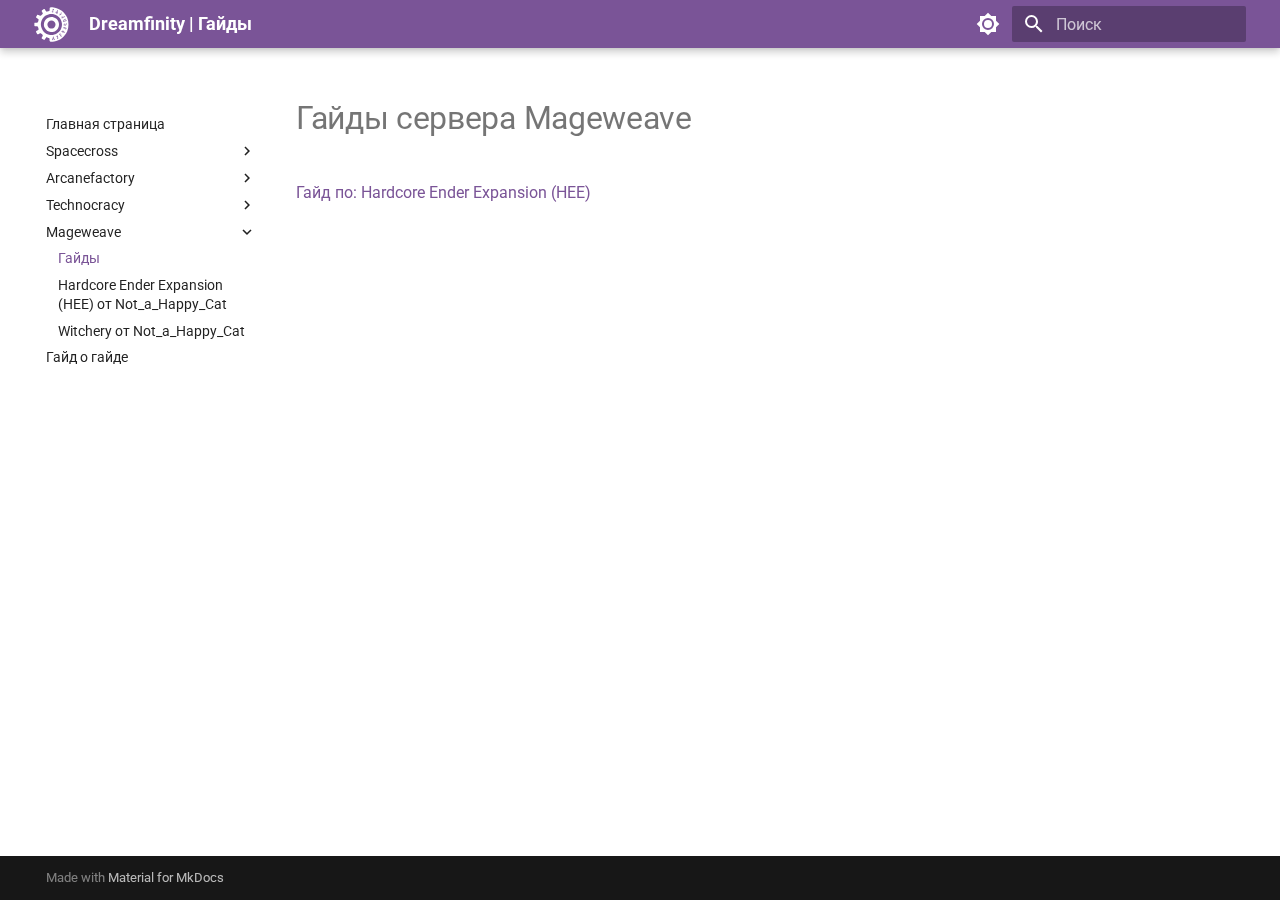
<file: site/Mageweave/index.html>
<!doctype html>
<html lang="ru" class="no-js">
  <head>
    
      <meta charset="utf-8">
      <meta name="viewport" content="width=device-width,initial-scale=1">
      
      
        <meta name="author" content="<Georgii Imeshkenov aka @Veritaris, georgiiimeshkenov@gmail.com>">
      
      
        <link rel="canonical" href="https://guides.dreamfinity.org/Mageweave/">
      
      
        <link rel="prev" href="../Technocracy/">
      
      
        <link rel="next" href="hardcore_ender_expansion_by_not_a_happy_cat/">
      
      
      <link rel="icon" href="../assets/favicon.svg">
      <meta name="generator" content="mkdocs-1.5.3, mkdocs-material-9.4.2">
    
    
      
        <title>Гайды - Dreamfinity | Гайды</title>
      
    
    
    
      <link rel="stylesheet" href="../assets/stylesheets/main.d451bc0e.min.css">
      
        
        <link rel="stylesheet" href="../assets/stylesheets/palette.a5377069.min.css">
      
      


    

    <link rel="stylesheet" href="../styles/article.css">
    <link rel="stylesheet" href="../styles/colors.css">
    <link rel="stylesheet" href="../styles/logo.css">


    
      
    
    
      
        
        
        <link rel="preconnect" href="https://fonts.gstatic.com" crossorigin>
        <link rel="stylesheet" href="https://fonts.googleapis.com/css?family=Roboto:300,300i,400,400i,700,700i%7CRoboto+Mono:400,400i,700,700i&display=fallback">
        <style>:root{--md-text-font:"Roboto";--md-code-font:"Roboto Mono"}</style>
      
    
    
    <script>__md_scope=new URL("..",location),__md_hash=e=>[...e].reduce((e,_)=>(e<<5)-e+_.charCodeAt(0),0),__md_get=(e,_=localStorage,t=__md_scope)=>JSON.parse(_.getItem(t.pathname+"."+e)),__md_set=(e,_,t=localStorage,a=__md_scope)=>{try{t.setItem(a.pathname+"."+e,JSON.stringify(_))}catch(e){}}</script>
    
      

    
    
    
   <link href="../assets/stylesheets/glightbox.min.css" rel="stylesheet"/><style>
        html.glightbox-open { overflow: initial; height: 100%; }
        .gslide-title { margin-top: 0px; user-select: text; }
        .gslide-desc { color: #666; user-select: text; }
        .gslide-image img { background: white; }
        
            .gscrollbar-fixer { padding-right: 15px; }
            .gdesc-inner { font-size: 0.75rem; }
            body[data-md-color-scheme="slate"] .gdesc-inner { background: var(--md-default-bg-color);}
            body[data-md-color-scheme="slate"] .gslide-title { color: var(--md-default-fg-color);}
            body[data-md-color-scheme="slate"] .gslide-desc { color: var(--md-default-fg-color);}
            </style> <script src="../assets/javascripts/glightbox.min.js"></script></head>
  
  
    
    
      
    
    
    
    
    <body dir="ltr" data-md-color-scheme="default" data-md-color-primary="dreamfinity" data-md-color-accent="dreamfinity">
  
    
    
      <script>var palette=__md_get("__palette");if(palette&&"object"==typeof palette.color)for(var key of Object.keys(palette.color))document.body.setAttribute("data-md-color-"+key,palette.color[key])</script>
    
    <input class="md-toggle" data-md-toggle="drawer" type="checkbox" id="__drawer" autocomplete="off">
    <input class="md-toggle" data-md-toggle="search" type="checkbox" id="__search" autocomplete="off">
    <label class="md-overlay" for="__drawer"></label>
    <div data-md-component="skip">
      
        
        <a href="#mageweave" class="md-skip">
          Перейти к содержанию
        </a>
      
    </div>
    <div data-md-component="announce">
      
    </div>
    
    
      

  

<header class="md-header md-header--shadow" data-md-component="header">
  <nav class="md-header__inner md-grid" aria-label="Верхний колонтитул">
    <a href=".." title="Dreamfinity | Гайды" class="md-header__button md-logo" aria-label="Dreamfinity | Гайды" data-md-component="logo">
      
  <img src="../assets/logo.svg" alt="logo">

    </a>
    <label class="md-header__button md-icon" for="__drawer">
      
      <svg xmlns="http://www.w3.org/2000/svg" viewBox="0 0 24 24"><path d="M3 6h18v2H3V6m0 5h18v2H3v-2m0 5h18v2H3v-2Z"/></svg>
    </label>
    <div class="md-header__title" data-md-component="header-title">
      <div class="md-header__ellipsis">
        <div class="md-header__topic">
          <span class="md-ellipsis">
            Dreamfinity | Гайды
          </span>
        </div>
        <div class="md-header__topic" data-md-component="header-topic">
          <span class="md-ellipsis">
            
              Гайды
            
          </span>
        </div>
      </div>
    </div>
    
      
        <form class="md-header__option" data-md-component="palette">
  
    
    
    
    <input class="md-option" data-md-color-media="(prefers-color-scheme: light)" data-md-color-scheme="default" data-md-color-primary="dreamfinity" data-md-color-accent="dreamfinity"  aria-label="Темная тема"  type="radio" name="__palette" id="__palette_1">
    
      <label class="md-header__button md-icon" title="Темная тема" for="__palette_2" hidden>
        <svg xmlns="http://www.w3.org/2000/svg" viewBox="0 0 24 24"><path d="M12 8a4 4 0 0 0-4 4 4 4 0 0 0 4 4 4 4 0 0 0 4-4 4 4 0 0 0-4-4m0 10a6 6 0 0 1-6-6 6 6 0 0 1 6-6 6 6 0 0 1 6 6 6 6 0 0 1-6 6m8-9.31V4h-4.69L12 .69 8.69 4H4v4.69L.69 12 4 15.31V20h4.69L12 23.31 15.31 20H20v-4.69L23.31 12 20 8.69Z"/></svg>
      </label>
    
  
    
    
    
    <input class="md-option" data-md-color-media="(prefers-color-scheme: dark)" data-md-color-scheme="slate" data-md-color-primary="dreamfinity" data-md-color-accent="dreamfinity"  aria-label="Светлая тема"  type="radio" name="__palette" id="__palette_2">
    
      <label class="md-header__button md-icon" title="Светлая тема" for="__palette_1" hidden>
        <svg xmlns="http://www.w3.org/2000/svg" viewBox="0 0 24 24"><path d="M12 18c-.89 0-1.74-.2-2.5-.55C11.56 16.5 13 14.42 13 12c0-2.42-1.44-4.5-3.5-5.45C10.26 6.2 11.11 6 12 6a6 6 0 0 1 6 6 6 6 0 0 1-6 6m8-9.31V4h-4.69L12 .69 8.69 4H4v4.69L.69 12 4 15.31V20h4.69L12 23.31 15.31 20H20v-4.69L23.31 12 20 8.69Z"/></svg>
      </label>
    
  
</form>
      
    
    
    
      <label class="md-header__button md-icon" for="__search">
        
        <svg xmlns="http://www.w3.org/2000/svg" viewBox="0 0 24 24"><path d="M9.5 3A6.5 6.5 0 0 1 16 9.5c0 1.61-.59 3.09-1.56 4.23l.27.27h.79l5 5-1.5 1.5-5-5v-.79l-.27-.27A6.516 6.516 0 0 1 9.5 16 6.5 6.5 0 0 1 3 9.5 6.5 6.5 0 0 1 9.5 3m0 2C7 5 5 7 5 9.5S7 14 9.5 14 14 12 14 9.5 12 5 9.5 5Z"/></svg>
      </label>
      <div class="md-search" data-md-component="search" role="dialog">
  <label class="md-search__overlay" for="__search"></label>
  <div class="md-search__inner" role="search">
    <form class="md-search__form" name="search">
      <input type="text" class="md-search__input" name="query" aria-label="Поиск" placeholder="Поиск" autocapitalize="off" autocorrect="off" autocomplete="off" spellcheck="false" data-md-component="search-query" required>
      <label class="md-search__icon md-icon" for="__search">
        
        <svg xmlns="http://www.w3.org/2000/svg" viewBox="0 0 24 24"><path d="M9.5 3A6.5 6.5 0 0 1 16 9.5c0 1.61-.59 3.09-1.56 4.23l.27.27h.79l5 5-1.5 1.5-5-5v-.79l-.27-.27A6.516 6.516 0 0 1 9.5 16 6.5 6.5 0 0 1 3 9.5 6.5 6.5 0 0 1 9.5 3m0 2C7 5 5 7 5 9.5S7 14 9.5 14 14 12 14 9.5 12 5 9.5 5Z"/></svg>
        
        <svg xmlns="http://www.w3.org/2000/svg" viewBox="0 0 24 24"><path d="M20 11v2H8l5.5 5.5-1.42 1.42L4.16 12l7.92-7.92L13.5 5.5 8 11h12Z"/></svg>
      </label>
      <nav class="md-search__options" aria-label="Поиск">
        
        <button type="reset" class="md-search__icon md-icon" title="Очистить" aria-label="Очистить" tabindex="-1">
          
          <svg xmlns="http://www.w3.org/2000/svg" viewBox="0 0 24 24"><path d="M19 6.41 17.59 5 12 10.59 6.41 5 5 6.41 10.59 12 5 17.59 6.41 19 12 13.41 17.59 19 19 17.59 13.41 12 19 6.41Z"/></svg>
        </button>
      </nav>
      
        <div class="md-search__suggest" data-md-component="search-suggest"></div>
      
    </form>
    <div class="md-search__output">
      <div class="md-search__scrollwrap" data-md-scrollfix>
        <div class="md-search-result" data-md-component="search-result">
          <div class="md-search-result__meta">
            Инициализация поиска
          </div>
          <ol class="md-search-result__list" role="presentation"></ol>
        </div>
      </div>
    </div>
  </div>
</div>
    
    
  </nav>
  
</header>
    
    <div class="md-container" data-md-component="container">
      
      
        
          
        
      
      <main class="md-main" data-md-component="main">
        <div class="md-main__inner md-grid">
          
            
              
              <div class="md-sidebar md-sidebar--primary" data-md-component="sidebar" data-md-type="navigation" >
                <div class="md-sidebar__scrollwrap">
                  <div class="md-sidebar__inner">
                    



<nav class="md-nav md-nav--primary" aria-label="Навигация" data-md-level="0">
  <label class="md-nav__title" for="__drawer">
    <a href=".." title="Dreamfinity | Гайды" class="md-nav__button md-logo" aria-label="Dreamfinity | Гайды" data-md-component="logo">
      
  <img src="../assets/logo.svg" alt="logo">

    </a>
    Dreamfinity | Гайды
  </label>
  
  <ul class="md-nav__list" data-md-scrollfix>
    
      
      
  
  
  
    <li class="md-nav__item">
      <a href=".." class="md-nav__link">
        
  
  <span class="md-ellipsis">
    Главная страница
  </span>
  

      </a>
    </li>
  

    
      
      
  
  
  
    
    
    
    
    
    <li class="md-nav__item md-nav__item--nested">
      
        
        
        
        <input class="md-nav__toggle md-toggle " type="checkbox" id="__nav_2" >
        
          
          <label class="md-nav__link" for="__nav_2" id="__nav_2_label" tabindex="0">
            
  
  <span class="md-ellipsis">
    Spacecross
  </span>
  

            <span class="md-nav__icon md-icon"></span>
          </label>
        
        <nav class="md-nav" data-md-level="1" aria-labelledby="__nav_2_label" aria-expanded="false">
          <label class="md-nav__title" for="__nav_2">
            <span class="md-nav__icon md-icon"></span>
            Spacecross
          </label>
          <ul class="md-nav__list" data-md-scrollfix>
            
              
                
  
  
  
    <li class="md-nav__item">
      <a href="../Spacecross/" class="md-nav__link">
        
  
  <span class="md-ellipsis">
    Гайды
  </span>
  

      </a>
    </li>
  

              
            
          </ul>
        </nav>
      
    </li>
  

    
      
      
  
  
  
    
    
    
    
    
    <li class="md-nav__item md-nav__item--nested">
      
        
        
        
        <input class="md-nav__toggle md-toggle " type="checkbox" id="__nav_3" >
        
          
          <label class="md-nav__link" for="__nav_3" id="__nav_3_label" tabindex="0">
            
  
  <span class="md-ellipsis">
    Arcanefactory
  </span>
  

            <span class="md-nav__icon md-icon"></span>
          </label>
        
        <nav class="md-nav" data-md-level="1" aria-labelledby="__nav_3_label" aria-expanded="false">
          <label class="md-nav__title" for="__nav_3">
            <span class="md-nav__icon md-icon"></span>
            Arcanefactory
          </label>
          <ul class="md-nav__list" data-md-scrollfix>
            
              
                
  
  
  
    <li class="md-nav__item">
      <a href="../Arcanefactory/" class="md-nav__link">
        
  
  <span class="md-ellipsis">
    Гайды
  </span>
  

      </a>
    </li>
  

              
            
          </ul>
        </nav>
      
    </li>
  

    
      
      
  
  
  
    
    
    
    
    
    <li class="md-nav__item md-nav__item--nested">
      
        
        
        
        <input class="md-nav__toggle md-toggle " type="checkbox" id="__nav_4" >
        
          
          <label class="md-nav__link" for="__nav_4" id="__nav_4_label" tabindex="0">
            
  
  <span class="md-ellipsis">
    Technocracy
  </span>
  

            <span class="md-nav__icon md-icon"></span>
          </label>
        
        <nav class="md-nav" data-md-level="1" aria-labelledby="__nav_4_label" aria-expanded="false">
          <label class="md-nav__title" for="__nav_4">
            <span class="md-nav__icon md-icon"></span>
            Technocracy
          </label>
          <ul class="md-nav__list" data-md-scrollfix>
            
              
                
  
  
  
    <li class="md-nav__item">
      <a href="../Technocracy/" class="md-nav__link">
        
  
  <span class="md-ellipsis">
    Гайды
  </span>
  

      </a>
    </li>
  

              
            
          </ul>
        </nav>
      
    </li>
  

    
      
      
  
  
    
  
  
    
    
    
    
    
    <li class="md-nav__item md-nav__item--active md-nav__item--nested">
      
        
        
        
        <input class="md-nav__toggle md-toggle " type="checkbox" id="__nav_5" checked>
        
          
          <label class="md-nav__link" for="__nav_5" id="__nav_5_label" tabindex="0">
            
  
  <span class="md-ellipsis">
    Mageweave
  </span>
  

            <span class="md-nav__icon md-icon"></span>
          </label>
        
        <nav class="md-nav" data-md-level="1" aria-labelledby="__nav_5_label" aria-expanded="true">
          <label class="md-nav__title" for="__nav_5">
            <span class="md-nav__icon md-icon"></span>
            Mageweave
          </label>
          <ul class="md-nav__list" data-md-scrollfix>
            
              
                
  
  
    
  
  
    <li class="md-nav__item md-nav__item--active">
      
      <input class="md-nav__toggle md-toggle" type="checkbox" id="__toc">
      
      
        
      
      
      <a href="./" class="md-nav__link md-nav__link--active">
        
  
  <span class="md-ellipsis">
    Гайды
  </span>
  

      </a>
      
    </li>
  

              
            
              
                
  
  
  
    <li class="md-nav__item">
      <a href="hardcore_ender_expansion_by_not_a_happy_cat/" class="md-nav__link">
        
  
  <span class="md-ellipsis">
    Hardcore Ender Expansion (HEE) от Not_a_Happy_Cat
  </span>
  

      </a>
    </li>
  

              
            
              
                
  
  
  
    <li class="md-nav__item">
      <a href="witchery_by_not_a_happy_cat/" class="md-nav__link">
        
  
  <span class="md-ellipsis">
    Witchery от Not_a_Happy_Cat
  </span>
  

      </a>
    </li>
  

              
            
          </ul>
        </nav>
      
    </li>
  

    
      
      
  
  
  
    <li class="md-nav__item">
      <a href="../how_to_contribute/" class="md-nav__link">
        
  
  <span class="md-ellipsis">
    Гайд о гайде
  </span>
  

      </a>
    </li>
  

    
  </ul>
</nav>
                  </div>
                </div>
              </div>
            
            
              
              <div class="md-sidebar md-sidebar--secondary" data-md-component="sidebar" data-md-type="toc" >
                <div class="md-sidebar__scrollwrap">
                  <div class="md-sidebar__inner">
                    

<nav class="md-nav md-nav--secondary" aria-label="Содержание">
  
  
  
    
  
  
</nav>
                  </div>
                </div>
              </div>
            
          
          
            <div class="md-content" data-md-component="content">
              <article class="md-content__inner md-typeset">
                
    
                  


<h1 id="mageweave">Гайды сервера Mageweave<a class="headerlink" href="#mageweave" title="Permanent link">&para;</a></h1>
<p><a href="hardcore_ender_expansion_by_not_a_happy_cat/">Гайд по: Hardcore Ender Expansion (HEE)</a></p>





                


              </article>
            </div>
          
          
        </div>
        
          <button type="button" class="md-top md-icon" data-md-component="top" hidden>
            
            <svg xmlns="http://www.w3.org/2000/svg" viewBox="0 0 24 24"><path d="M13 20h-2V8l-5.5 5.5-1.42-1.42L12 4.16l7.92 7.92-1.42 1.42L13 8v12Z"/></svg>
            К началу
          </button>
        
      </main>
      
        <footer class="md-footer">
  
  <div class="md-footer-meta md-typeset">
    <div class="md-footer-meta__inner md-grid">
      <div class="md-copyright">
  
  
    Made with
    <a href="https://squidfunk.github.io/mkdocs-material/" target="_blank" rel="noopener">
      Material for MkDocs
    </a>
  
</div>
      
    </div>
  </div>
</footer>
      
    </div>
    <div class="md-dialog" data-md-component="dialog">
      <div class="md-dialog__inner md-typeset"></div>
    </div>
    
    <script id="__config" type="application/json">{"base": "..", "features": ["navigation.top", "navigation.path", "search.suggest"], "search": "../assets/javascripts/workers/search.a264c092.min.js", "translations": {"clipboard.copied": "\u0421\u043a\u043e\u043f\u0438\u0440\u043e\u0432\u0430\u043d\u043e \u0432 \u0431\u0443\u0444\u0435\u0440", "clipboard.copy": "\u041a\u043e\u043f\u0438\u0440\u043e\u0432\u0430\u0442\u044c \u0432 \u0431\u0443\u0444\u0435\u0440", "search.result.more.one": "\u0415\u0449\u0451 1 \u043d\u0430 \u044d\u0442\u043e\u0439 \u0441\u0442\u0440\u0430\u043d\u0438\u0446\u0435", "search.result.more.other": "\u0415\u0449\u0451 # \u043d\u0430 \u044d\u0442\u043e\u0439 \u0441\u0442\u0440\u0430\u043d\u0438\u0446\u0435", "search.result.none": "\u0421\u043e\u0432\u043f\u0430\u0434\u0435\u043d\u0438\u0439 \u043d\u0435 \u043d\u0430\u0439\u0434\u0435\u043d\u043e", "search.result.one": "\u041d\u0430\u0439\u0434\u0435\u043d\u043e 1 \u0441\u043e\u0432\u043f\u0430\u0434\u0435\u043d\u0438\u0435", "search.result.other": "\u041d\u0430\u0439\u0434\u0435\u043d\u043e \u0441\u043e\u0432\u043f\u0430\u0434\u0435\u043d\u0438\u0439: #", "search.result.placeholder": "\u041d\u0430\u0447\u043d\u0438\u0442\u0435 \u043f\u0435\u0447\u0430\u0442\u0430\u0442\u044c \u0434\u043b\u044f \u043f\u043e\u0438\u0441\u043a\u0430", "search.result.term.missing": "\u041e\u0442\u0441\u0443\u0442\u0441\u0442\u0432\u0443\u0435\u0442", "select.version": "\u0412\u044b\u0431\u0435\u0440\u0438\u0442\u0435 \u0432\u0435\u0440\u0441\u0438\u044e"}}</script>
    
    
      <script src="../assets/javascripts/bundle.726fbb30.min.js"></script>
      
    
  <script>document$.subscribe(() => {const lightbox = GLightbox({"touchNavigation": true, "loop": false, "zoomable": true, "draggable": true, "openEffect": "zoom", "closeEffect": "zoom", "slideEffect": "slide"});})</script></body>
</html>
</file>
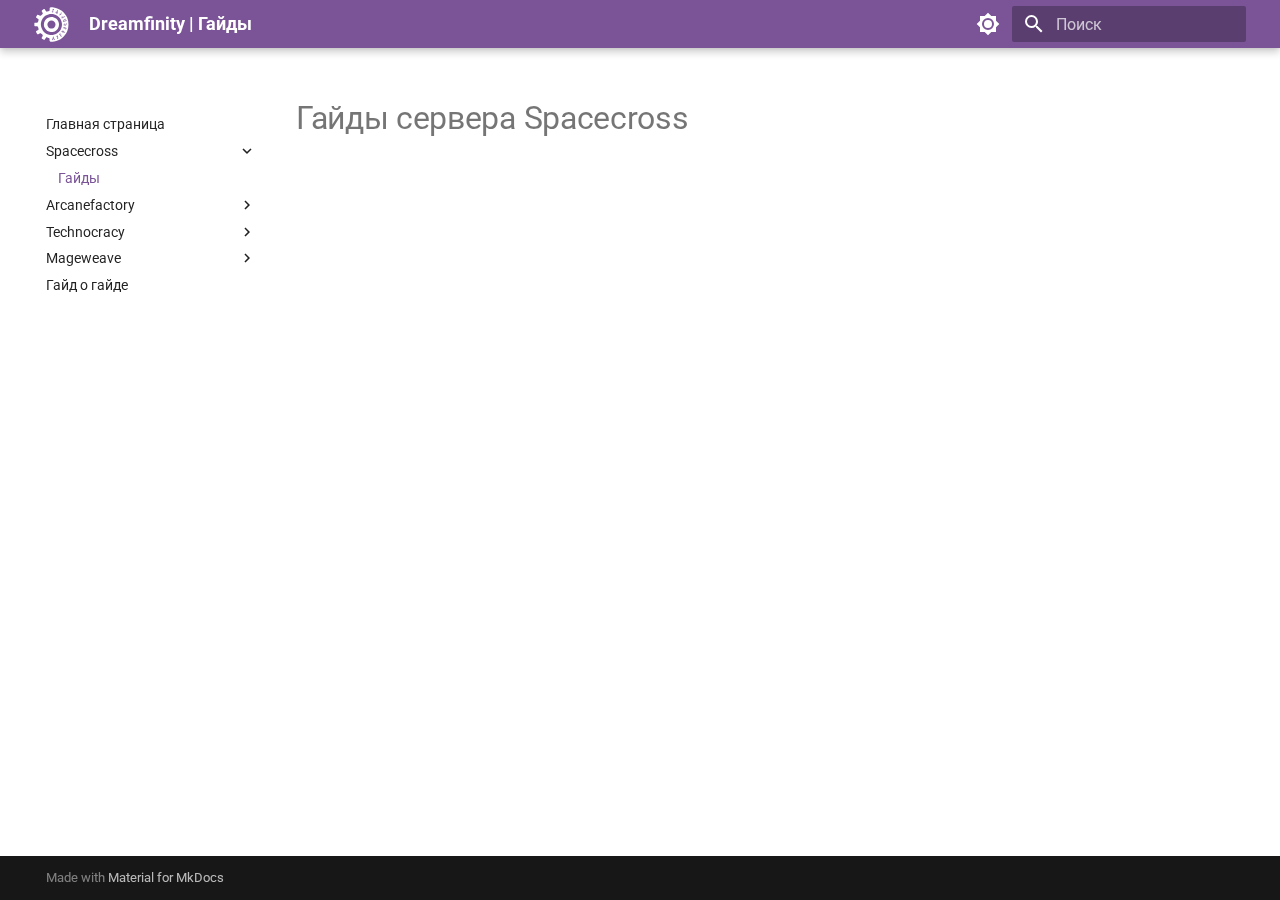
<file: site/Spacecross/index.html>
<!doctype html>
<html lang="ru" class="no-js">
  <head>
    
      <meta charset="utf-8">
      <meta name="viewport" content="width=device-width,initial-scale=1">
      
      
        <meta name="author" content="<Georgii Imeshkenov aka @Veritaris, georgiiimeshkenov@gmail.com>">
      
      
        <link rel="canonical" href="https://guides.dreamfinity.org/Spacecross/">
      
      
        <link rel="prev" href="..">
      
      
        <link rel="next" href="../Arcanefactory/">
      
      
      <link rel="icon" href="../assets/favicon.svg">
      <meta name="generator" content="mkdocs-1.5.3, mkdocs-material-9.4.2">
    
    
      
        <title>Гайды - Dreamfinity | Гайды</title>
      
    
    
    
      <link rel="stylesheet" href="../assets/stylesheets/main.d451bc0e.min.css">
      
        
        <link rel="stylesheet" href="../assets/stylesheets/palette.a5377069.min.css">
      
      


    

    <link rel="stylesheet" href="../styles/article.css">
    <link rel="stylesheet" href="../styles/colors.css">
    <link rel="stylesheet" href="../styles/logo.css">


    
      
    
    
      
        
        
        <link rel="preconnect" href="https://fonts.gstatic.com" crossorigin>
        <link rel="stylesheet" href="https://fonts.googleapis.com/css?family=Roboto:300,300i,400,400i,700,700i%7CRoboto+Mono:400,400i,700,700i&display=fallback">
        <style>:root{--md-text-font:"Roboto";--md-code-font:"Roboto Mono"}</style>
      
    
    
    <script>__md_scope=new URL("..",location),__md_hash=e=>[...e].reduce((e,_)=>(e<<5)-e+_.charCodeAt(0),0),__md_get=(e,_=localStorage,t=__md_scope)=>JSON.parse(_.getItem(t.pathname+"."+e)),__md_set=(e,_,t=localStorage,a=__md_scope)=>{try{t.setItem(a.pathname+"."+e,JSON.stringify(_))}catch(e){}}</script>
    
      

    
    
    
   <link href="../assets/stylesheets/glightbox.min.css" rel="stylesheet"/><style>
        html.glightbox-open { overflow: initial; height: 100%; }
        .gslide-title { margin-top: 0px; user-select: text; }
        .gslide-desc { color: #666; user-select: text; }
        .gslide-image img { background: white; }
        
            .gscrollbar-fixer { padding-right: 15px; }
            .gdesc-inner { font-size: 0.75rem; }
            body[data-md-color-scheme="slate"] .gdesc-inner { background: var(--md-default-bg-color);}
            body[data-md-color-scheme="slate"] .gslide-title { color: var(--md-default-fg-color);}
            body[data-md-color-scheme="slate"] .gslide-desc { color: var(--md-default-fg-color);}
            </style> <script src="../assets/javascripts/glightbox.min.js"></script></head>
  
  
    
    
      
    
    
    
    
    <body dir="ltr" data-md-color-scheme="default" data-md-color-primary="dreamfinity" data-md-color-accent="dreamfinity">
  
    
    
      <script>var palette=__md_get("__palette");if(palette&&"object"==typeof palette.color)for(var key of Object.keys(palette.color))document.body.setAttribute("data-md-color-"+key,palette.color[key])</script>
    
    <input class="md-toggle" data-md-toggle="drawer" type="checkbox" id="__drawer" autocomplete="off">
    <input class="md-toggle" data-md-toggle="search" type="checkbox" id="__search" autocomplete="off">
    <label class="md-overlay" for="__drawer"></label>
    <div data-md-component="skip">
      
        
        <a href="#spacecross" class="md-skip">
          Перейти к содержанию
        </a>
      
    </div>
    <div data-md-component="announce">
      
    </div>
    
    
      

  

<header class="md-header md-header--shadow" data-md-component="header">
  <nav class="md-header__inner md-grid" aria-label="Верхний колонтитул">
    <a href=".." title="Dreamfinity | Гайды" class="md-header__button md-logo" aria-label="Dreamfinity | Гайды" data-md-component="logo">
      
  <img src="../assets/logo.svg" alt="logo">

    </a>
    <label class="md-header__button md-icon" for="__drawer">
      
      <svg xmlns="http://www.w3.org/2000/svg" viewBox="0 0 24 24"><path d="M3 6h18v2H3V6m0 5h18v2H3v-2m0 5h18v2H3v-2Z"/></svg>
    </label>
    <div class="md-header__title" data-md-component="header-title">
      <div class="md-header__ellipsis">
        <div class="md-header__topic">
          <span class="md-ellipsis">
            Dreamfinity | Гайды
          </span>
        </div>
        <div class="md-header__topic" data-md-component="header-topic">
          <span class="md-ellipsis">
            
              Гайды
            
          </span>
        </div>
      </div>
    </div>
    
      
        <form class="md-header__option" data-md-component="palette">
  
    
    
    
    <input class="md-option" data-md-color-media="(prefers-color-scheme: light)" data-md-color-scheme="default" data-md-color-primary="dreamfinity" data-md-color-accent="dreamfinity"  aria-label="Темная тема"  type="radio" name="__palette" id="__palette_1">
    
      <label class="md-header__button md-icon" title="Темная тема" for="__palette_2" hidden>
        <svg xmlns="http://www.w3.org/2000/svg" viewBox="0 0 24 24"><path d="M12 8a4 4 0 0 0-4 4 4 4 0 0 0 4 4 4 4 0 0 0 4-4 4 4 0 0 0-4-4m0 10a6 6 0 0 1-6-6 6 6 0 0 1 6-6 6 6 0 0 1 6 6 6 6 0 0 1-6 6m8-9.31V4h-4.69L12 .69 8.69 4H4v4.69L.69 12 4 15.31V20h4.69L12 23.31 15.31 20H20v-4.69L23.31 12 20 8.69Z"/></svg>
      </label>
    
  
    
    
    
    <input class="md-option" data-md-color-media="(prefers-color-scheme: dark)" data-md-color-scheme="slate" data-md-color-primary="dreamfinity" data-md-color-accent="dreamfinity"  aria-label="Светлая тема"  type="radio" name="__palette" id="__palette_2">
    
      <label class="md-header__button md-icon" title="Светлая тема" for="__palette_1" hidden>
        <svg xmlns="http://www.w3.org/2000/svg" viewBox="0 0 24 24"><path d="M12 18c-.89 0-1.74-.2-2.5-.55C11.56 16.5 13 14.42 13 12c0-2.42-1.44-4.5-3.5-5.45C10.26 6.2 11.11 6 12 6a6 6 0 0 1 6 6 6 6 0 0 1-6 6m8-9.31V4h-4.69L12 .69 8.69 4H4v4.69L.69 12 4 15.31V20h4.69L12 23.31 15.31 20H20v-4.69L23.31 12 20 8.69Z"/></svg>
      </label>
    
  
</form>
      
    
    
    
      <label class="md-header__button md-icon" for="__search">
        
        <svg xmlns="http://www.w3.org/2000/svg" viewBox="0 0 24 24"><path d="M9.5 3A6.5 6.5 0 0 1 16 9.5c0 1.61-.59 3.09-1.56 4.23l.27.27h.79l5 5-1.5 1.5-5-5v-.79l-.27-.27A6.516 6.516 0 0 1 9.5 16 6.5 6.5 0 0 1 3 9.5 6.5 6.5 0 0 1 9.5 3m0 2C7 5 5 7 5 9.5S7 14 9.5 14 14 12 14 9.5 12 5 9.5 5Z"/></svg>
      </label>
      <div class="md-search" data-md-component="search" role="dialog">
  <label class="md-search__overlay" for="__search"></label>
  <div class="md-search__inner" role="search">
    <form class="md-search__form" name="search">
      <input type="text" class="md-search__input" name="query" aria-label="Поиск" placeholder="Поиск" autocapitalize="off" autocorrect="off" autocomplete="off" spellcheck="false" data-md-component="search-query" required>
      <label class="md-search__icon md-icon" for="__search">
        
        <svg xmlns="http://www.w3.org/2000/svg" viewBox="0 0 24 24"><path d="M9.5 3A6.5 6.5 0 0 1 16 9.5c0 1.61-.59 3.09-1.56 4.23l.27.27h.79l5 5-1.5 1.5-5-5v-.79l-.27-.27A6.516 6.516 0 0 1 9.5 16 6.5 6.5 0 0 1 3 9.5 6.5 6.5 0 0 1 9.5 3m0 2C7 5 5 7 5 9.5S7 14 9.5 14 14 12 14 9.5 12 5 9.5 5Z"/></svg>
        
        <svg xmlns="http://www.w3.org/2000/svg" viewBox="0 0 24 24"><path d="M20 11v2H8l5.5 5.5-1.42 1.42L4.16 12l7.92-7.92L13.5 5.5 8 11h12Z"/></svg>
      </label>
      <nav class="md-search__options" aria-label="Поиск">
        
        <button type="reset" class="md-search__icon md-icon" title="Очистить" aria-label="Очистить" tabindex="-1">
          
          <svg xmlns="http://www.w3.org/2000/svg" viewBox="0 0 24 24"><path d="M19 6.41 17.59 5 12 10.59 6.41 5 5 6.41 10.59 12 5 17.59 6.41 19 12 13.41 17.59 19 19 17.59 13.41 12 19 6.41Z"/></svg>
        </button>
      </nav>
      
        <div class="md-search__suggest" data-md-component="search-suggest"></div>
      
    </form>
    <div class="md-search__output">
      <div class="md-search__scrollwrap" data-md-scrollfix>
        <div class="md-search-result" data-md-component="search-result">
          <div class="md-search-result__meta">
            Инициализация поиска
          </div>
          <ol class="md-search-result__list" role="presentation"></ol>
        </div>
      </div>
    </div>
  </div>
</div>
    
    
  </nav>
  
</header>
    
    <div class="md-container" data-md-component="container">
      
      
        
          
        
      
      <main class="md-main" data-md-component="main">
        <div class="md-main__inner md-grid">
          
            
              
              <div class="md-sidebar md-sidebar--primary" data-md-component="sidebar" data-md-type="navigation" >
                <div class="md-sidebar__scrollwrap">
                  <div class="md-sidebar__inner">
                    



<nav class="md-nav md-nav--primary" aria-label="Навигация" data-md-level="0">
  <label class="md-nav__title" for="__drawer">
    <a href=".." title="Dreamfinity | Гайды" class="md-nav__button md-logo" aria-label="Dreamfinity | Гайды" data-md-component="logo">
      
  <img src="../assets/logo.svg" alt="logo">

    </a>
    Dreamfinity | Гайды
  </label>
  
  <ul class="md-nav__list" data-md-scrollfix>
    
      
      
  
  
  
    <li class="md-nav__item">
      <a href=".." class="md-nav__link">
        
  
  <span class="md-ellipsis">
    Главная страница
  </span>
  

      </a>
    </li>
  

    
      
      
  
  
    
  
  
    
    
    
    
    
    <li class="md-nav__item md-nav__item--active md-nav__item--nested">
      
        
        
        
        <input class="md-nav__toggle md-toggle " type="checkbox" id="__nav_2" checked>
        
          
          <label class="md-nav__link" for="__nav_2" id="__nav_2_label" tabindex="0">
            
  
  <span class="md-ellipsis">
    Spacecross
  </span>
  

            <span class="md-nav__icon md-icon"></span>
          </label>
        
        <nav class="md-nav" data-md-level="1" aria-labelledby="__nav_2_label" aria-expanded="true">
          <label class="md-nav__title" for="__nav_2">
            <span class="md-nav__icon md-icon"></span>
            Spacecross
          </label>
          <ul class="md-nav__list" data-md-scrollfix>
            
              
                
  
  
    
  
  
    <li class="md-nav__item md-nav__item--active">
      
      <input class="md-nav__toggle md-toggle" type="checkbox" id="__toc">
      
      
        
      
      
      <a href="./" class="md-nav__link md-nav__link--active">
        
  
  <span class="md-ellipsis">
    Гайды
  </span>
  

      </a>
      
    </li>
  

              
            
          </ul>
        </nav>
      
    </li>
  

    
      
      
  
  
  
    
    
    
    
    
    <li class="md-nav__item md-nav__item--nested">
      
        
        
        
        <input class="md-nav__toggle md-toggle " type="checkbox" id="__nav_3" >
        
          
          <label class="md-nav__link" for="__nav_3" id="__nav_3_label" tabindex="0">
            
  
  <span class="md-ellipsis">
    Arcanefactory
  </span>
  

            <span class="md-nav__icon md-icon"></span>
          </label>
        
        <nav class="md-nav" data-md-level="1" aria-labelledby="__nav_3_label" aria-expanded="false">
          <label class="md-nav__title" for="__nav_3">
            <span class="md-nav__icon md-icon"></span>
            Arcanefactory
          </label>
          <ul class="md-nav__list" data-md-scrollfix>
            
              
                
  
  
  
    <li class="md-nav__item">
      <a href="../Arcanefactory/" class="md-nav__link">
        
  
  <span class="md-ellipsis">
    Гайды
  </span>
  

      </a>
    </li>
  

              
            
          </ul>
        </nav>
      
    </li>
  

    
      
      
  
  
  
    
    
    
    
    
    <li class="md-nav__item md-nav__item--nested">
      
        
        
        
        <input class="md-nav__toggle md-toggle " type="checkbox" id="__nav_4" >
        
          
          <label class="md-nav__link" for="__nav_4" id="__nav_4_label" tabindex="0">
            
  
  <span class="md-ellipsis">
    Technocracy
  </span>
  

            <span class="md-nav__icon md-icon"></span>
          </label>
        
        <nav class="md-nav" data-md-level="1" aria-labelledby="__nav_4_label" aria-expanded="false">
          <label class="md-nav__title" for="__nav_4">
            <span class="md-nav__icon md-icon"></span>
            Technocracy
          </label>
          <ul class="md-nav__list" data-md-scrollfix>
            
              
                
  
  
  
    <li class="md-nav__item">
      <a href="../Technocracy/" class="md-nav__link">
        
  
  <span class="md-ellipsis">
    Гайды
  </span>
  

      </a>
    </li>
  

              
            
          </ul>
        </nav>
      
    </li>
  

    
      
      
  
  
  
    
    
    
    
    
    <li class="md-nav__item md-nav__item--nested">
      
        
        
        
        <input class="md-nav__toggle md-toggle " type="checkbox" id="__nav_5" >
        
          
          <label class="md-nav__link" for="__nav_5" id="__nav_5_label" tabindex="0">
            
  
  <span class="md-ellipsis">
    Mageweave
  </span>
  

            <span class="md-nav__icon md-icon"></span>
          </label>
        
        <nav class="md-nav" data-md-level="1" aria-labelledby="__nav_5_label" aria-expanded="false">
          <label class="md-nav__title" for="__nav_5">
            <span class="md-nav__icon md-icon"></span>
            Mageweave
          </label>
          <ul class="md-nav__list" data-md-scrollfix>
            
              
                
  
  
  
    <li class="md-nav__item">
      <a href="../Mageweave/" class="md-nav__link">
        
  
  <span class="md-ellipsis">
    Гайды
  </span>
  

      </a>
    </li>
  

              
            
              
                
  
  
  
    <li class="md-nav__item">
      <a href="../Mageweave/hardcore_ender_expansion_by_not_a_happy_cat/" class="md-nav__link">
        
  
  <span class="md-ellipsis">
    Hardcore Ender Expansion (HEE) от Not_a_Happy_Cat
  </span>
  

      </a>
    </li>
  

              
            
              
                
  
  
  
    <li class="md-nav__item">
      <a href="../Mageweave/witchery_by_not_a_happy_cat/" class="md-nav__link">
        
  
  <span class="md-ellipsis">
    Witchery от Not_a_Happy_Cat
  </span>
  

      </a>
    </li>
  

              
            
          </ul>
        </nav>
      
    </li>
  

    
      
      
  
  
  
    <li class="md-nav__item">
      <a href="../how_to_contribute/" class="md-nav__link">
        
  
  <span class="md-ellipsis">
    Гайд о гайде
  </span>
  

      </a>
    </li>
  

    
  </ul>
</nav>
                  </div>
                </div>
              </div>
            
            
              
              <div class="md-sidebar md-sidebar--secondary" data-md-component="sidebar" data-md-type="toc" >
                <div class="md-sidebar__scrollwrap">
                  <div class="md-sidebar__inner">
                    

<nav class="md-nav md-nav--secondary" aria-label="Содержание">
  
  
  
    
  
  
</nav>
                  </div>
                </div>
              </div>
            
          
          
            <div class="md-content" data-md-component="content">
              <article class="md-content__inner md-typeset">
                
    
                  


<h1 id="spacecross">Гайды сервера Spacecross<a class="headerlink" href="#spacecross" title="Permanent link">&para;</a></h1>





                


              </article>
            </div>
          
          
        </div>
        
          <button type="button" class="md-top md-icon" data-md-component="top" hidden>
            
            <svg xmlns="http://www.w3.org/2000/svg" viewBox="0 0 24 24"><path d="M13 20h-2V8l-5.5 5.5-1.42-1.42L12 4.16l7.92 7.92-1.42 1.42L13 8v12Z"/></svg>
            К началу
          </button>
        
      </main>
      
        <footer class="md-footer">
  
  <div class="md-footer-meta md-typeset">
    <div class="md-footer-meta__inner md-grid">
      <div class="md-copyright">
  
  
    Made with
    <a href="https://squidfunk.github.io/mkdocs-material/" target="_blank" rel="noopener">
      Material for MkDocs
    </a>
  
</div>
      
    </div>
  </div>
</footer>
      
    </div>
    <div class="md-dialog" data-md-component="dialog">
      <div class="md-dialog__inner md-typeset"></div>
    </div>
    
    <script id="__config" type="application/json">{"base": "..", "features": ["navigation.top", "navigation.path", "search.suggest"], "search": "../assets/javascripts/workers/search.a264c092.min.js", "translations": {"clipboard.copied": "\u0421\u043a\u043e\u043f\u0438\u0440\u043e\u0432\u0430\u043d\u043e \u0432 \u0431\u0443\u0444\u0435\u0440", "clipboard.copy": "\u041a\u043e\u043f\u0438\u0440\u043e\u0432\u0430\u0442\u044c \u0432 \u0431\u0443\u0444\u0435\u0440", "search.result.more.one": "\u0415\u0449\u0451 1 \u043d\u0430 \u044d\u0442\u043e\u0439 \u0441\u0442\u0440\u0430\u043d\u0438\u0446\u0435", "search.result.more.other": "\u0415\u0449\u0451 # \u043d\u0430 \u044d\u0442\u043e\u0439 \u0441\u0442\u0440\u0430\u043d\u0438\u0446\u0435", "search.result.none": "\u0421\u043e\u0432\u043f\u0430\u0434\u0435\u043d\u0438\u0439 \u043d\u0435 \u043d\u0430\u0439\u0434\u0435\u043d\u043e", "search.result.one": "\u041d\u0430\u0439\u0434\u0435\u043d\u043e 1 \u0441\u043e\u0432\u043f\u0430\u0434\u0435\u043d\u0438\u0435", "search.result.other": "\u041d\u0430\u0439\u0434\u0435\u043d\u043e \u0441\u043e\u0432\u043f\u0430\u0434\u0435\u043d\u0438\u0439: #", "search.result.placeholder": "\u041d\u0430\u0447\u043d\u0438\u0442\u0435 \u043f\u0435\u0447\u0430\u0442\u0430\u0442\u044c \u0434\u043b\u044f \u043f\u043e\u0438\u0441\u043a\u0430", "search.result.term.missing": "\u041e\u0442\u0441\u0443\u0442\u0441\u0442\u0432\u0443\u0435\u0442", "select.version": "\u0412\u044b\u0431\u0435\u0440\u0438\u0442\u0435 \u0432\u0435\u0440\u0441\u0438\u044e"}}</script>
    
    
      <script src="../assets/javascripts/bundle.726fbb30.min.js"></script>
      
    
  <script>document$.subscribe(() => {const lightbox = GLightbox({"touchNavigation": true, "loop": false, "zoomable": true, "draggable": true, "openEffect": "zoom", "closeEffect": "zoom", "slideEffect": "slide"});})</script></body>
</html>
</file>
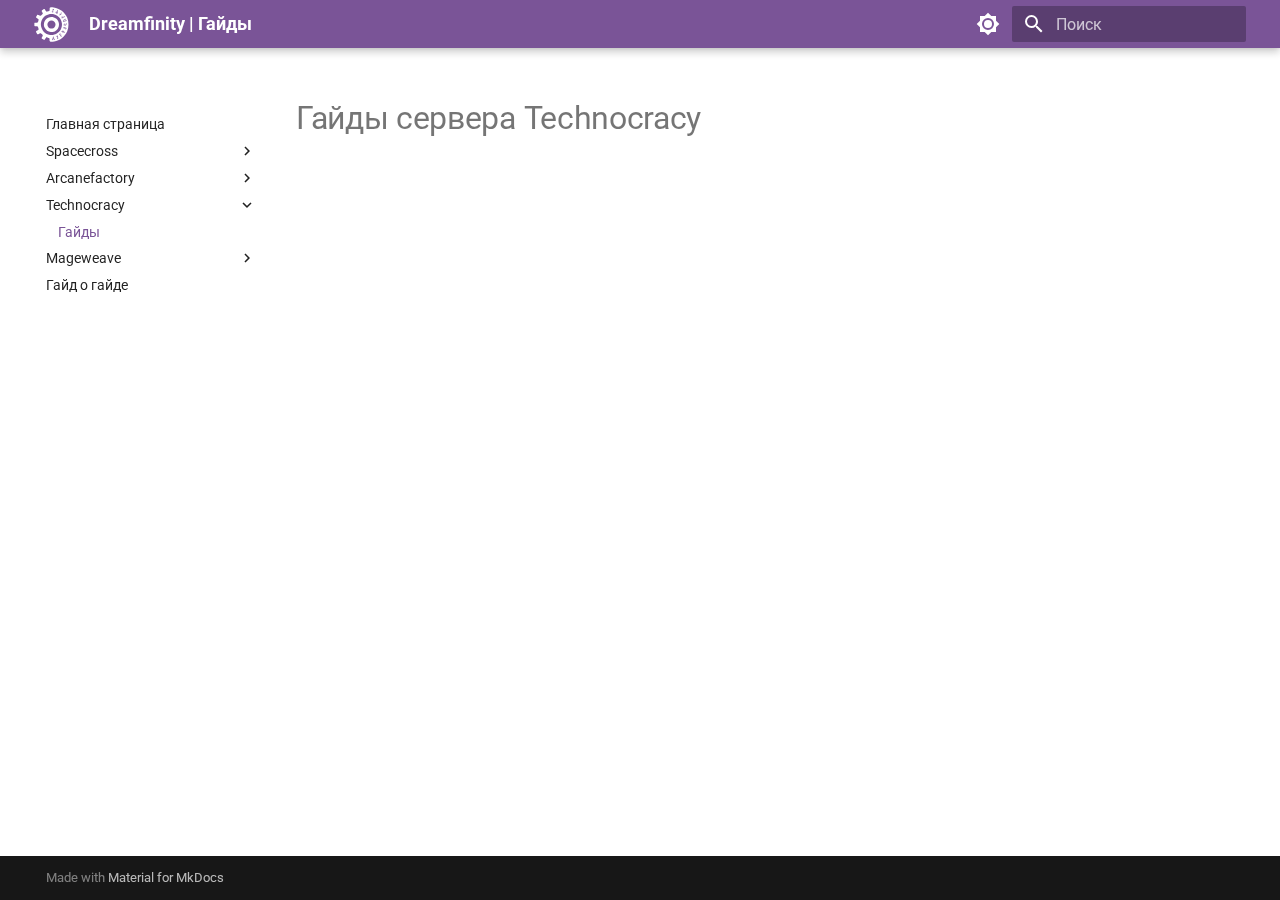
<file: site/Technocracy/index.html>
<!doctype html>
<html lang="ru" class="no-js">
  <head>
    
      <meta charset="utf-8">
      <meta name="viewport" content="width=device-width,initial-scale=1">
      
      
        <meta name="author" content="<Georgii Imeshkenov aka @Veritaris, georgiiimeshkenov@gmail.com>">
      
      
        <link rel="canonical" href="https://guides.dreamfinity.org/Technocracy/">
      
      
        <link rel="prev" href="../Arcanefactory/">
      
      
        <link rel="next" href="../Mageweave/">
      
      
      <link rel="icon" href="../assets/favicon.svg">
      <meta name="generator" content="mkdocs-1.5.3, mkdocs-material-9.4.2">
    
    
      
        <title>Гайды - Dreamfinity | Гайды</title>
      
    
    
    
      <link rel="stylesheet" href="../assets/stylesheets/main.d451bc0e.min.css">
      
        
        <link rel="stylesheet" href="../assets/stylesheets/palette.a5377069.min.css">
      
      


    

    <link rel="stylesheet" href="../styles/article.css">
    <link rel="stylesheet" href="../styles/colors.css">
    <link rel="stylesheet" href="../styles/logo.css">


    
      
    
    
      
        
        
        <link rel="preconnect" href="https://fonts.gstatic.com" crossorigin>
        <link rel="stylesheet" href="https://fonts.googleapis.com/css?family=Roboto:300,300i,400,400i,700,700i%7CRoboto+Mono:400,400i,700,700i&display=fallback">
        <style>:root{--md-text-font:"Roboto";--md-code-font:"Roboto Mono"}</style>
      
    
    
    <script>__md_scope=new URL("..",location),__md_hash=e=>[...e].reduce((e,_)=>(e<<5)-e+_.charCodeAt(0),0),__md_get=(e,_=localStorage,t=__md_scope)=>JSON.parse(_.getItem(t.pathname+"."+e)),__md_set=(e,_,t=localStorage,a=__md_scope)=>{try{t.setItem(a.pathname+"."+e,JSON.stringify(_))}catch(e){}}</script>
    
      

    
    
    
   <link href="../assets/stylesheets/glightbox.min.css" rel="stylesheet"/><style>
        html.glightbox-open { overflow: initial; height: 100%; }
        .gslide-title { margin-top: 0px; user-select: text; }
        .gslide-desc { color: #666; user-select: text; }
        .gslide-image img { background: white; }
        
            .gscrollbar-fixer { padding-right: 15px; }
            .gdesc-inner { font-size: 0.75rem; }
            body[data-md-color-scheme="slate"] .gdesc-inner { background: var(--md-default-bg-color);}
            body[data-md-color-scheme="slate"] .gslide-title { color: var(--md-default-fg-color);}
            body[data-md-color-scheme="slate"] .gslide-desc { color: var(--md-default-fg-color);}
            </style> <script src="../assets/javascripts/glightbox.min.js"></script></head>
  
  
    
    
      
    
    
    
    
    <body dir="ltr" data-md-color-scheme="default" data-md-color-primary="dreamfinity" data-md-color-accent="dreamfinity">
  
    
    
      <script>var palette=__md_get("__palette");if(palette&&"object"==typeof palette.color)for(var key of Object.keys(palette.color))document.body.setAttribute("data-md-color-"+key,palette.color[key])</script>
    
    <input class="md-toggle" data-md-toggle="drawer" type="checkbox" id="__drawer" autocomplete="off">
    <input class="md-toggle" data-md-toggle="search" type="checkbox" id="__search" autocomplete="off">
    <label class="md-overlay" for="__drawer"></label>
    <div data-md-component="skip">
      
        
        <a href="#technocracy" class="md-skip">
          Перейти к содержанию
        </a>
      
    </div>
    <div data-md-component="announce">
      
    </div>
    
    
      

  

<header class="md-header md-header--shadow" data-md-component="header">
  <nav class="md-header__inner md-grid" aria-label="Верхний колонтитул">
    <a href=".." title="Dreamfinity | Гайды" class="md-header__button md-logo" aria-label="Dreamfinity | Гайды" data-md-component="logo">
      
  <img src="../assets/logo.svg" alt="logo">

    </a>
    <label class="md-header__button md-icon" for="__drawer">
      
      <svg xmlns="http://www.w3.org/2000/svg" viewBox="0 0 24 24"><path d="M3 6h18v2H3V6m0 5h18v2H3v-2m0 5h18v2H3v-2Z"/></svg>
    </label>
    <div class="md-header__title" data-md-component="header-title">
      <div class="md-header__ellipsis">
        <div class="md-header__topic">
          <span class="md-ellipsis">
            Dreamfinity | Гайды
          </span>
        </div>
        <div class="md-header__topic" data-md-component="header-topic">
          <span class="md-ellipsis">
            
              Гайды
            
          </span>
        </div>
      </div>
    </div>
    
      
        <form class="md-header__option" data-md-component="palette">
  
    
    
    
    <input class="md-option" data-md-color-media="(prefers-color-scheme: light)" data-md-color-scheme="default" data-md-color-primary="dreamfinity" data-md-color-accent="dreamfinity"  aria-label="Темная тема"  type="radio" name="__palette" id="__palette_1">
    
      <label class="md-header__button md-icon" title="Темная тема" for="__palette_2" hidden>
        <svg xmlns="http://www.w3.org/2000/svg" viewBox="0 0 24 24"><path d="M12 8a4 4 0 0 0-4 4 4 4 0 0 0 4 4 4 4 0 0 0 4-4 4 4 0 0 0-4-4m0 10a6 6 0 0 1-6-6 6 6 0 0 1 6-6 6 6 0 0 1 6 6 6 6 0 0 1-6 6m8-9.31V4h-4.69L12 .69 8.69 4H4v4.69L.69 12 4 15.31V20h4.69L12 23.31 15.31 20H20v-4.69L23.31 12 20 8.69Z"/></svg>
      </label>
    
  
    
    
    
    <input class="md-option" data-md-color-media="(prefers-color-scheme: dark)" data-md-color-scheme="slate" data-md-color-primary="dreamfinity" data-md-color-accent="dreamfinity"  aria-label="Светлая тема"  type="radio" name="__palette" id="__palette_2">
    
      <label class="md-header__button md-icon" title="Светлая тема" for="__palette_1" hidden>
        <svg xmlns="http://www.w3.org/2000/svg" viewBox="0 0 24 24"><path d="M12 18c-.89 0-1.74-.2-2.5-.55C11.56 16.5 13 14.42 13 12c0-2.42-1.44-4.5-3.5-5.45C10.26 6.2 11.11 6 12 6a6 6 0 0 1 6 6 6 6 0 0 1-6 6m8-9.31V4h-4.69L12 .69 8.69 4H4v4.69L.69 12 4 15.31V20h4.69L12 23.31 15.31 20H20v-4.69L23.31 12 20 8.69Z"/></svg>
      </label>
    
  
</form>
      
    
    
    
      <label class="md-header__button md-icon" for="__search">
        
        <svg xmlns="http://www.w3.org/2000/svg" viewBox="0 0 24 24"><path d="M9.5 3A6.5 6.5 0 0 1 16 9.5c0 1.61-.59 3.09-1.56 4.23l.27.27h.79l5 5-1.5 1.5-5-5v-.79l-.27-.27A6.516 6.516 0 0 1 9.5 16 6.5 6.5 0 0 1 3 9.5 6.5 6.5 0 0 1 9.5 3m0 2C7 5 5 7 5 9.5S7 14 9.5 14 14 12 14 9.5 12 5 9.5 5Z"/></svg>
      </label>
      <div class="md-search" data-md-component="search" role="dialog">
  <label class="md-search__overlay" for="__search"></label>
  <div class="md-search__inner" role="search">
    <form class="md-search__form" name="search">
      <input type="text" class="md-search__input" name="query" aria-label="Поиск" placeholder="Поиск" autocapitalize="off" autocorrect="off" autocomplete="off" spellcheck="false" data-md-component="search-query" required>
      <label class="md-search__icon md-icon" for="__search">
        
        <svg xmlns="http://www.w3.org/2000/svg" viewBox="0 0 24 24"><path d="M9.5 3A6.5 6.5 0 0 1 16 9.5c0 1.61-.59 3.09-1.56 4.23l.27.27h.79l5 5-1.5 1.5-5-5v-.79l-.27-.27A6.516 6.516 0 0 1 9.5 16 6.5 6.5 0 0 1 3 9.5 6.5 6.5 0 0 1 9.5 3m0 2C7 5 5 7 5 9.5S7 14 9.5 14 14 12 14 9.5 12 5 9.5 5Z"/></svg>
        
        <svg xmlns="http://www.w3.org/2000/svg" viewBox="0 0 24 24"><path d="M20 11v2H8l5.5 5.5-1.42 1.42L4.16 12l7.92-7.92L13.5 5.5 8 11h12Z"/></svg>
      </label>
      <nav class="md-search__options" aria-label="Поиск">
        
        <button type="reset" class="md-search__icon md-icon" title="Очистить" aria-label="Очистить" tabindex="-1">
          
          <svg xmlns="http://www.w3.org/2000/svg" viewBox="0 0 24 24"><path d="M19 6.41 17.59 5 12 10.59 6.41 5 5 6.41 10.59 12 5 17.59 6.41 19 12 13.41 17.59 19 19 17.59 13.41 12 19 6.41Z"/></svg>
        </button>
      </nav>
      
        <div class="md-search__suggest" data-md-component="search-suggest"></div>
      
    </form>
    <div class="md-search__output">
      <div class="md-search__scrollwrap" data-md-scrollfix>
        <div class="md-search-result" data-md-component="search-result">
          <div class="md-search-result__meta">
            Инициализация поиска
          </div>
          <ol class="md-search-result__list" role="presentation"></ol>
        </div>
      </div>
    </div>
  </div>
</div>
    
    
  </nav>
  
</header>
    
    <div class="md-container" data-md-component="container">
      
      
        
          
        
      
      <main class="md-main" data-md-component="main">
        <div class="md-main__inner md-grid">
          
            
              
              <div class="md-sidebar md-sidebar--primary" data-md-component="sidebar" data-md-type="navigation" >
                <div class="md-sidebar__scrollwrap">
                  <div class="md-sidebar__inner">
                    



<nav class="md-nav md-nav--primary" aria-label="Навигация" data-md-level="0">
  <label class="md-nav__title" for="__drawer">
    <a href=".." title="Dreamfinity | Гайды" class="md-nav__button md-logo" aria-label="Dreamfinity | Гайды" data-md-component="logo">
      
  <img src="../assets/logo.svg" alt="logo">

    </a>
    Dreamfinity | Гайды
  </label>
  
  <ul class="md-nav__list" data-md-scrollfix>
    
      
      
  
  
  
    <li class="md-nav__item">
      <a href=".." class="md-nav__link">
        
  
  <span class="md-ellipsis">
    Главная страница
  </span>
  

      </a>
    </li>
  

    
      
      
  
  
  
    
    
    
    
    
    <li class="md-nav__item md-nav__item--nested">
      
        
        
        
        <input class="md-nav__toggle md-toggle " type="checkbox" id="__nav_2" >
        
          
          <label class="md-nav__link" for="__nav_2" id="__nav_2_label" tabindex="0">
            
  
  <span class="md-ellipsis">
    Spacecross
  </span>
  

            <span class="md-nav__icon md-icon"></span>
          </label>
        
        <nav class="md-nav" data-md-level="1" aria-labelledby="__nav_2_label" aria-expanded="false">
          <label class="md-nav__title" for="__nav_2">
            <span class="md-nav__icon md-icon"></span>
            Spacecross
          </label>
          <ul class="md-nav__list" data-md-scrollfix>
            
              
                
  
  
  
    <li class="md-nav__item">
      <a href="../Spacecross/" class="md-nav__link">
        
  
  <span class="md-ellipsis">
    Гайды
  </span>
  

      </a>
    </li>
  

              
            
          </ul>
        </nav>
      
    </li>
  

    
      
      
  
  
  
    
    
    
    
    
    <li class="md-nav__item md-nav__item--nested">
      
        
        
        
        <input class="md-nav__toggle md-toggle " type="checkbox" id="__nav_3" >
        
          
          <label class="md-nav__link" for="__nav_3" id="__nav_3_label" tabindex="0">
            
  
  <span class="md-ellipsis">
    Arcanefactory
  </span>
  

            <span class="md-nav__icon md-icon"></span>
          </label>
        
        <nav class="md-nav" data-md-level="1" aria-labelledby="__nav_3_label" aria-expanded="false">
          <label class="md-nav__title" for="__nav_3">
            <span class="md-nav__icon md-icon"></span>
            Arcanefactory
          </label>
          <ul class="md-nav__list" data-md-scrollfix>
            
              
                
  
  
  
    <li class="md-nav__item">
      <a href="../Arcanefactory/" class="md-nav__link">
        
  
  <span class="md-ellipsis">
    Гайды
  </span>
  

      </a>
    </li>
  

              
            
          </ul>
        </nav>
      
    </li>
  

    
      
      
  
  
    
  
  
    
    
    
    
    
    <li class="md-nav__item md-nav__item--active md-nav__item--nested">
      
        
        
        
        <input class="md-nav__toggle md-toggle " type="checkbox" id="__nav_4" checked>
        
          
          <label class="md-nav__link" for="__nav_4" id="__nav_4_label" tabindex="0">
            
  
  <span class="md-ellipsis">
    Technocracy
  </span>
  

            <span class="md-nav__icon md-icon"></span>
          </label>
        
        <nav class="md-nav" data-md-level="1" aria-labelledby="__nav_4_label" aria-expanded="true">
          <label class="md-nav__title" for="__nav_4">
            <span class="md-nav__icon md-icon"></span>
            Technocracy
          </label>
          <ul class="md-nav__list" data-md-scrollfix>
            
              
                
  
  
    
  
  
    <li class="md-nav__item md-nav__item--active">
      
      <input class="md-nav__toggle md-toggle" type="checkbox" id="__toc">
      
      
        
      
      
      <a href="./" class="md-nav__link md-nav__link--active">
        
  
  <span class="md-ellipsis">
    Гайды
  </span>
  

      </a>
      
    </li>
  

              
            
          </ul>
        </nav>
      
    </li>
  

    
      
      
  
  
  
    
    
    
    
    
    <li class="md-nav__item md-nav__item--nested">
      
        
        
        
        <input class="md-nav__toggle md-toggle " type="checkbox" id="__nav_5" >
        
          
          <label class="md-nav__link" for="__nav_5" id="__nav_5_label" tabindex="0">
            
  
  <span class="md-ellipsis">
    Mageweave
  </span>
  

            <span class="md-nav__icon md-icon"></span>
          </label>
        
        <nav class="md-nav" data-md-level="1" aria-labelledby="__nav_5_label" aria-expanded="false">
          <label class="md-nav__title" for="__nav_5">
            <span class="md-nav__icon md-icon"></span>
            Mageweave
          </label>
          <ul class="md-nav__list" data-md-scrollfix>
            
              
                
  
  
  
    <li class="md-nav__item">
      <a href="../Mageweave/" class="md-nav__link">
        
  
  <span class="md-ellipsis">
    Гайды
  </span>
  

      </a>
    </li>
  

              
            
              
                
  
  
  
    <li class="md-nav__item">
      <a href="../Mageweave/hardcore_ender_expansion_by_not_a_happy_cat/" class="md-nav__link">
        
  
  <span class="md-ellipsis">
    Hardcore Ender Expansion (HEE) от Not_a_Happy_Cat
  </span>
  

      </a>
    </li>
  

              
            
              
                
  
  
  
    <li class="md-nav__item">
      <a href="../Mageweave/witchery_by_not_a_happy_cat/" class="md-nav__link">
        
  
  <span class="md-ellipsis">
    Witchery от Not_a_Happy_Cat
  </span>
  

      </a>
    </li>
  

              
            
          </ul>
        </nav>
      
    </li>
  

    
      
      
  
  
  
    <li class="md-nav__item">
      <a href="../how_to_contribute/" class="md-nav__link">
        
  
  <span class="md-ellipsis">
    Гайд о гайде
  </span>
  

      </a>
    </li>
  

    
  </ul>
</nav>
                  </div>
                </div>
              </div>
            
            
              
              <div class="md-sidebar md-sidebar--secondary" data-md-component="sidebar" data-md-type="toc" >
                <div class="md-sidebar__scrollwrap">
                  <div class="md-sidebar__inner">
                    

<nav class="md-nav md-nav--secondary" aria-label="Содержание">
  
  
  
    
  
  
</nav>
                  </div>
                </div>
              </div>
            
          
          
            <div class="md-content" data-md-component="content">
              <article class="md-content__inner md-typeset">
                
    
                  


<h1 id="technocracy">Гайды сервера Technocracy<a class="headerlink" href="#technocracy" title="Permanent link">&para;</a></h1>





                


              </article>
            </div>
          
          
        </div>
        
          <button type="button" class="md-top md-icon" data-md-component="top" hidden>
            
            <svg xmlns="http://www.w3.org/2000/svg" viewBox="0 0 24 24"><path d="M13 20h-2V8l-5.5 5.5-1.42-1.42L12 4.16l7.92 7.92-1.42 1.42L13 8v12Z"/></svg>
            К началу
          </button>
        
      </main>
      
        <footer class="md-footer">
  
  <div class="md-footer-meta md-typeset">
    <div class="md-footer-meta__inner md-grid">
      <div class="md-copyright">
  
  
    Made with
    <a href="https://squidfunk.github.io/mkdocs-material/" target="_blank" rel="noopener">
      Material for MkDocs
    </a>
  
</div>
      
    </div>
  </div>
</footer>
      
    </div>
    <div class="md-dialog" data-md-component="dialog">
      <div class="md-dialog__inner md-typeset"></div>
    </div>
    
    <script id="__config" type="application/json">{"base": "..", "features": ["navigation.top", "navigation.path", "search.suggest"], "search": "../assets/javascripts/workers/search.a264c092.min.js", "translations": {"clipboard.copied": "\u0421\u043a\u043e\u043f\u0438\u0440\u043e\u0432\u0430\u043d\u043e \u0432 \u0431\u0443\u0444\u0435\u0440", "clipboard.copy": "\u041a\u043e\u043f\u0438\u0440\u043e\u0432\u0430\u0442\u044c \u0432 \u0431\u0443\u0444\u0435\u0440", "search.result.more.one": "\u0415\u0449\u0451 1 \u043d\u0430 \u044d\u0442\u043e\u0439 \u0441\u0442\u0440\u0430\u043d\u0438\u0446\u0435", "search.result.more.other": "\u0415\u0449\u0451 # \u043d\u0430 \u044d\u0442\u043e\u0439 \u0441\u0442\u0440\u0430\u043d\u0438\u0446\u0435", "search.result.none": "\u0421\u043e\u0432\u043f\u0430\u0434\u0435\u043d\u0438\u0439 \u043d\u0435 \u043d\u0430\u0439\u0434\u0435\u043d\u043e", "search.result.one": "\u041d\u0430\u0439\u0434\u0435\u043d\u043e 1 \u0441\u043e\u0432\u043f\u0430\u0434\u0435\u043d\u0438\u0435", "search.result.other": "\u041d\u0430\u0439\u0434\u0435\u043d\u043e \u0441\u043e\u0432\u043f\u0430\u0434\u0435\u043d\u0438\u0439: #", "search.result.placeholder": "\u041d\u0430\u0447\u043d\u0438\u0442\u0435 \u043f\u0435\u0447\u0430\u0442\u0430\u0442\u044c \u0434\u043b\u044f \u043f\u043e\u0438\u0441\u043a\u0430", "search.result.term.missing": "\u041e\u0442\u0441\u0443\u0442\u0441\u0442\u0432\u0443\u0435\u0442", "select.version": "\u0412\u044b\u0431\u0435\u0440\u0438\u0442\u0435 \u0432\u0435\u0440\u0441\u0438\u044e"}}</script>
    
    
      <script src="../assets/javascripts/bundle.726fbb30.min.js"></script>
      
    
  <script>document$.subscribe(() => {const lightbox = GLightbox({"touchNavigation": true, "loop": false, "zoomable": true, "draggable": true, "openEffect": "zoom", "closeEffect": "zoom", "slideEffect": "slide"});})</script></body>
</html>
</file>
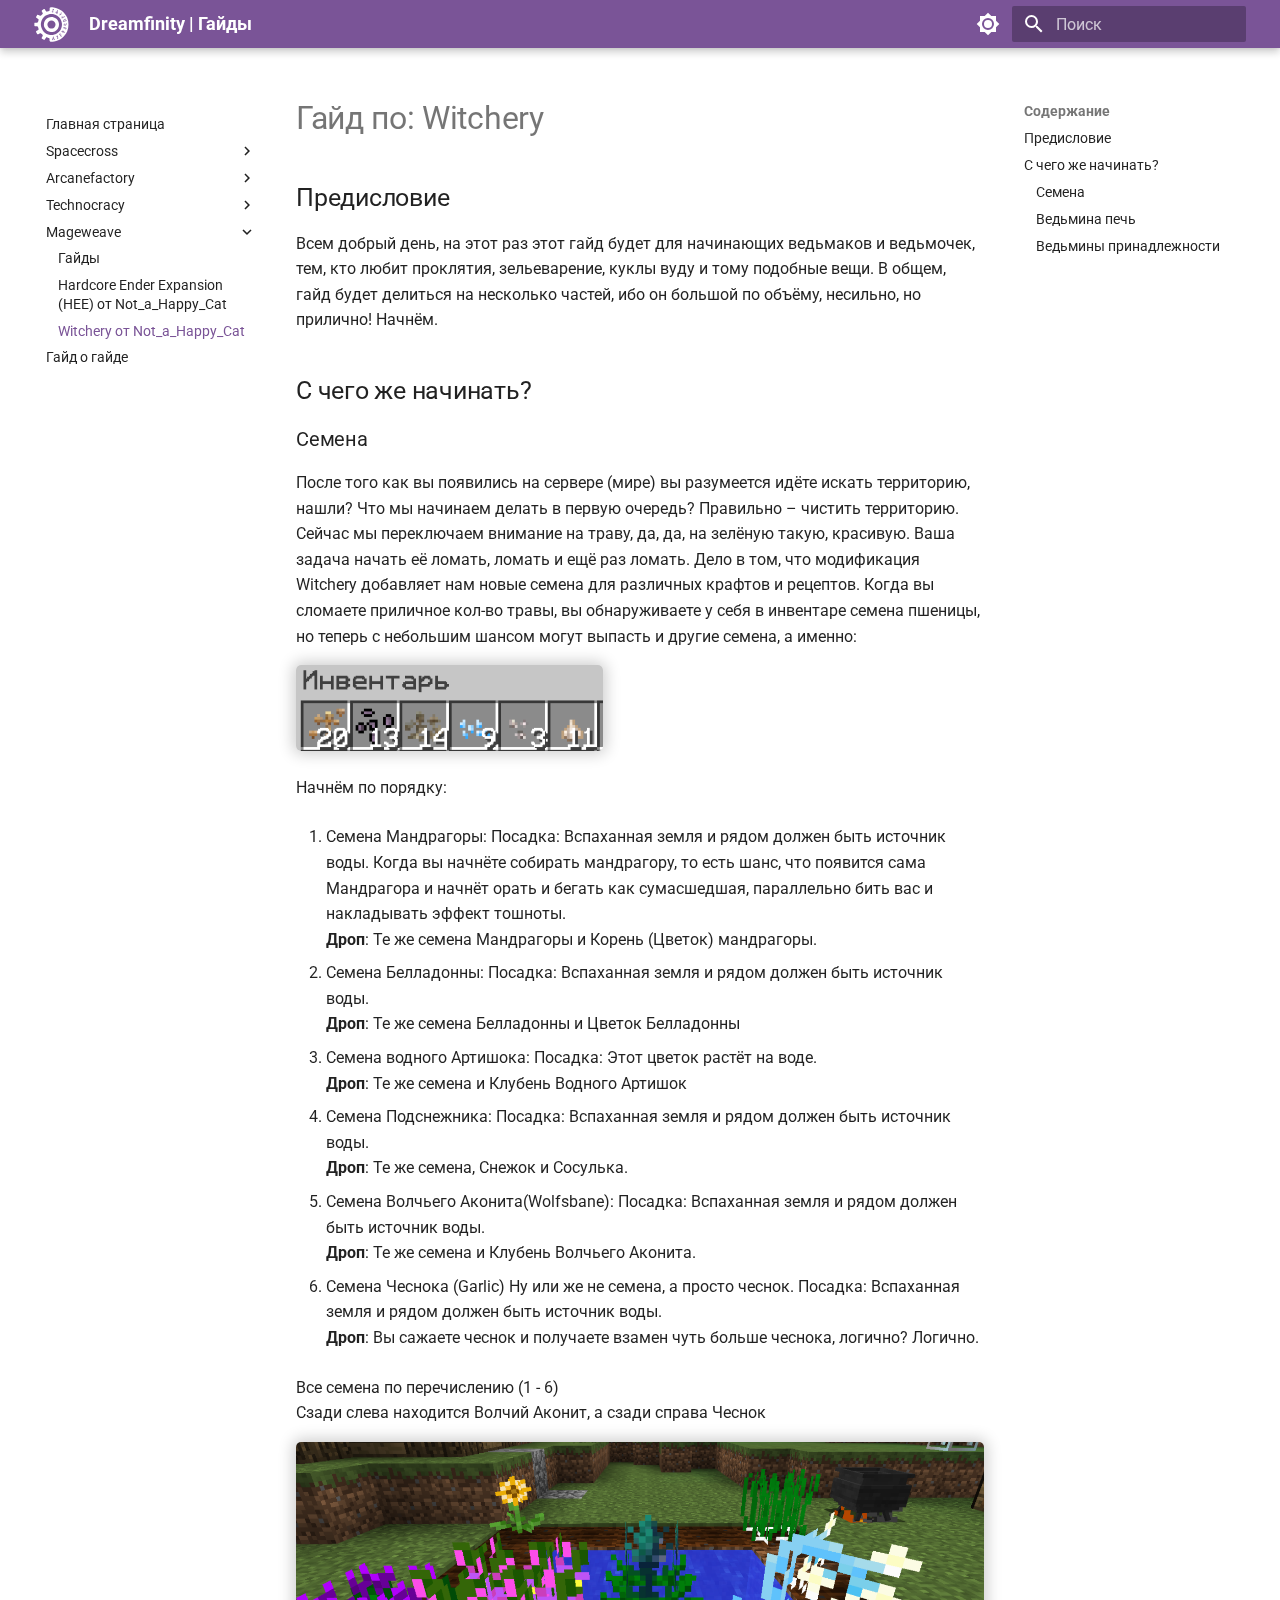
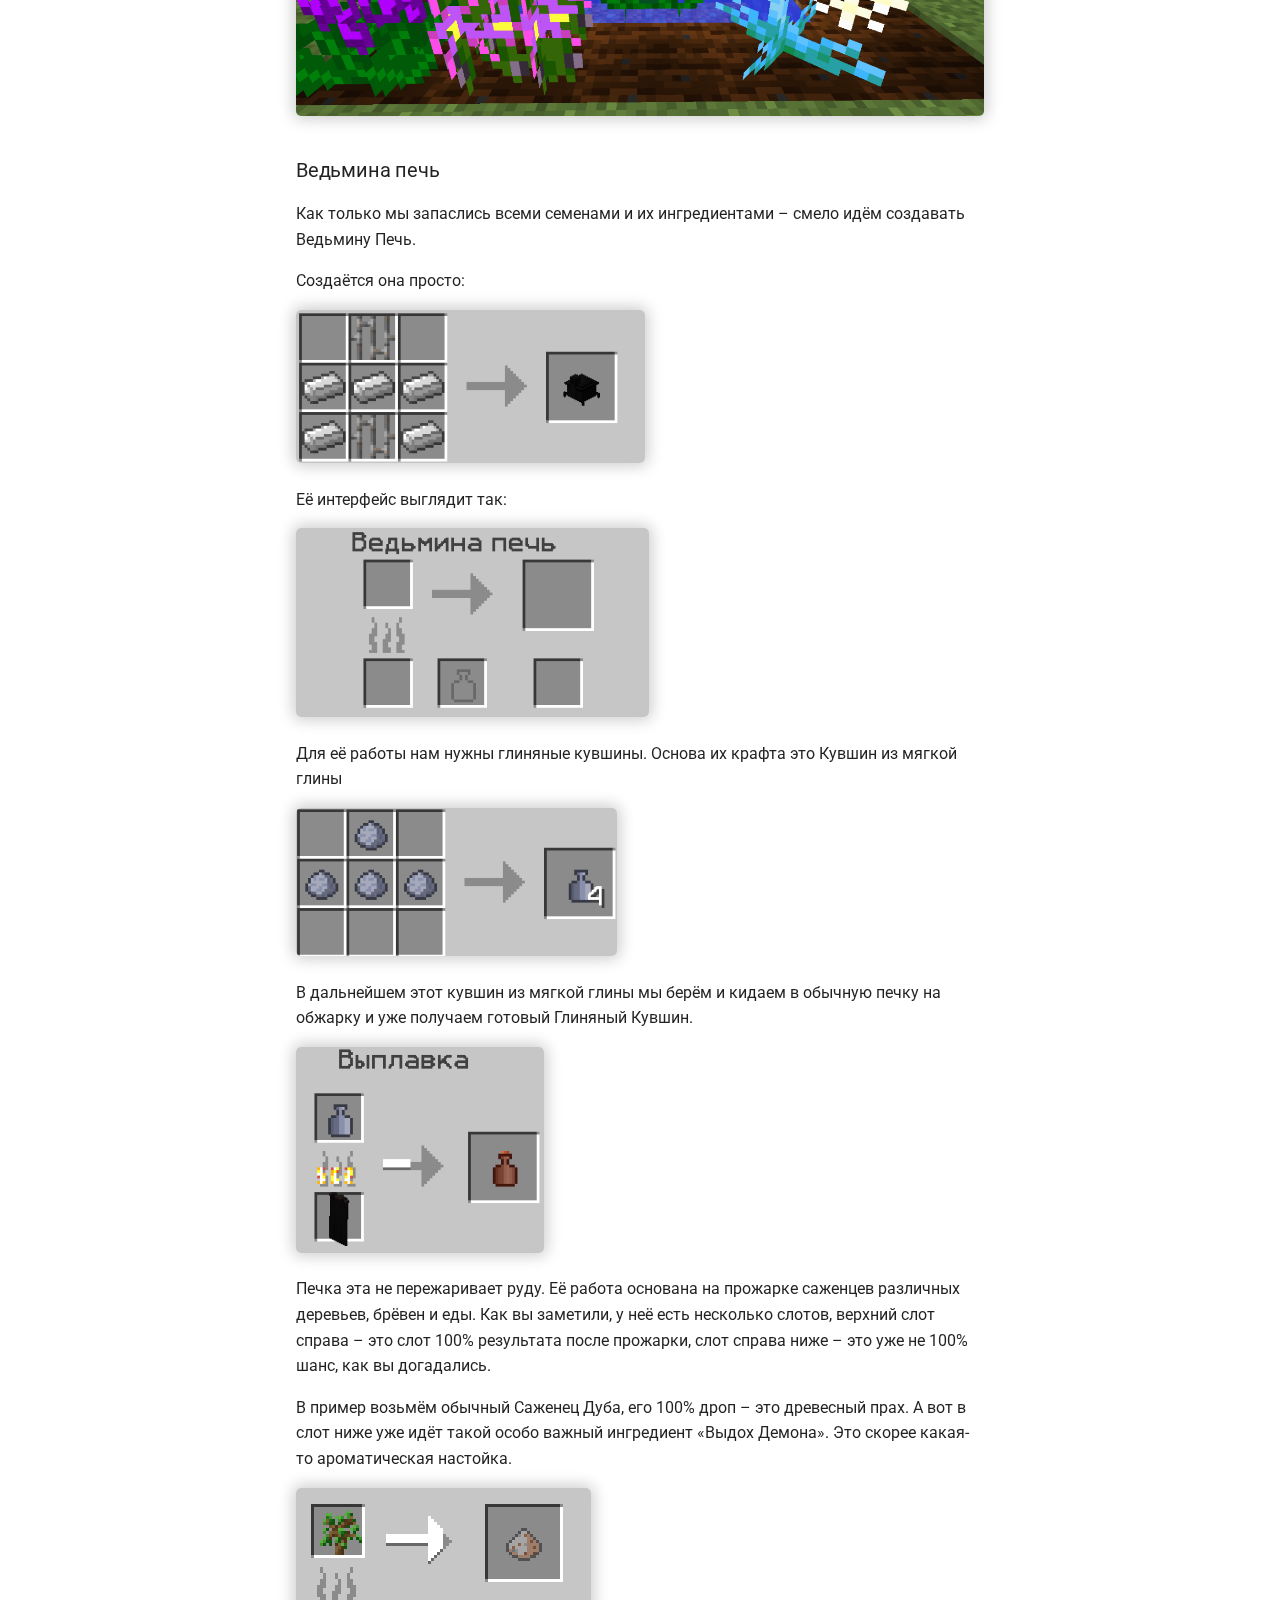
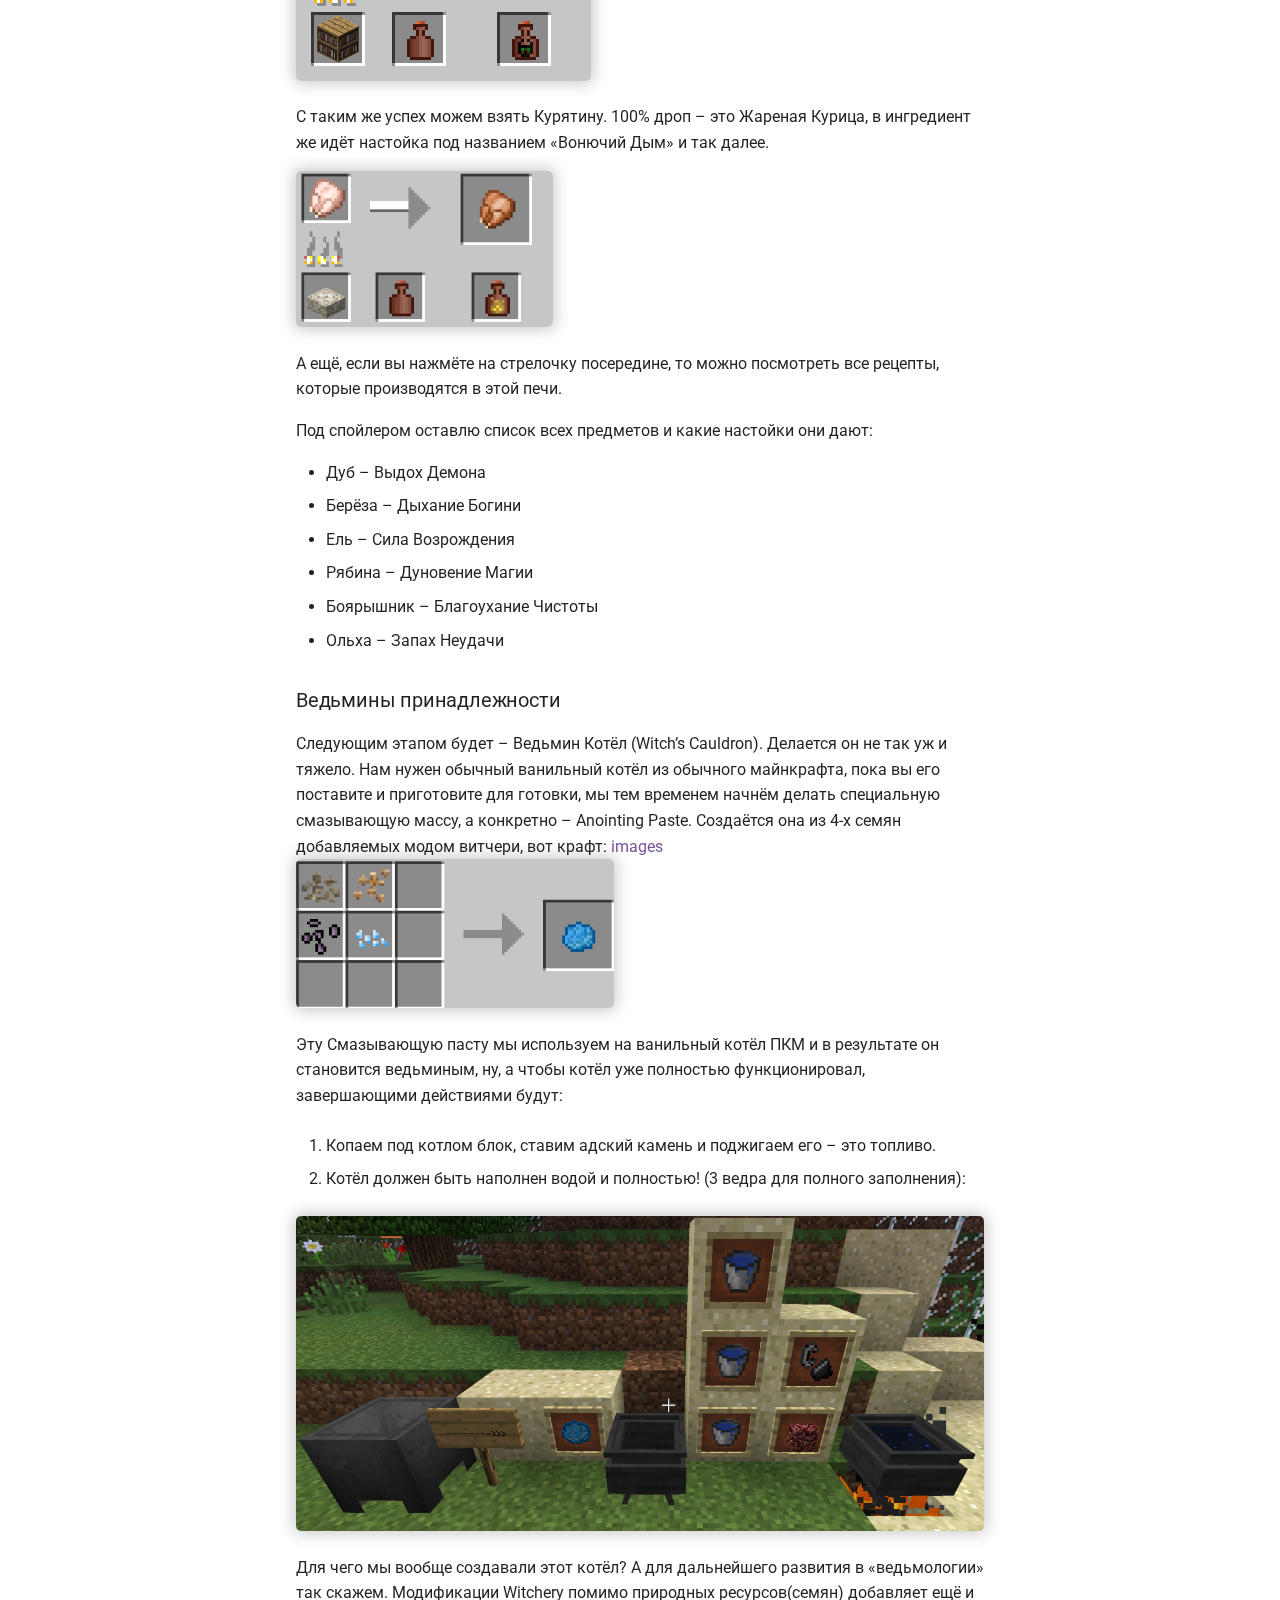
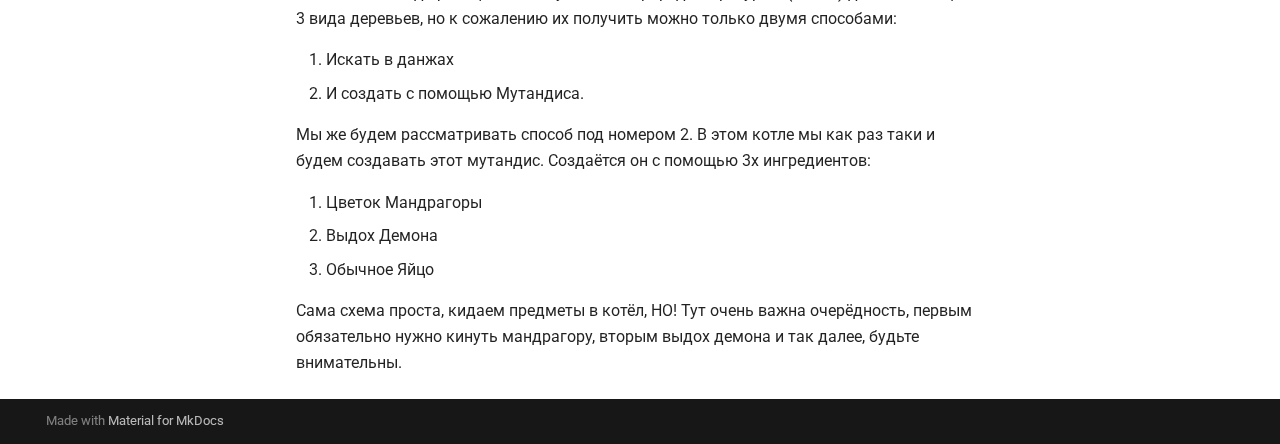
<file: site/Mageweave/witchery_by_not_a_happy_cat/index.html>
<!doctype html>
<html lang="ru" class="no-js">
  <head>
    
      <meta charset="utf-8">
      <meta name="viewport" content="width=device-width,initial-scale=1">
      
      
        <meta name="author" content="<Georgii Imeshkenov aka @Veritaris, georgiiimeshkenov@gmail.com>">
      
      
        <link rel="canonical" href="https://guides.dreamfinity.org/Mageweave/witchery_by_not_a_happy_cat/">
      
      
        <link rel="prev" href="../hardcore_ender_expansion_by_not_a_happy_cat/">
      
      
        <link rel="next" href="../../how_to_contribute/">
      
      
      <link rel="icon" href="../../assets/favicon.svg">
      <meta name="generator" content="mkdocs-1.5.3, mkdocs-material-9.4.2">
    
    
      
        <title>Witchery от Not_a_Happy_Cat - Dreamfinity | Гайды</title>
      
    
    
    
      <link rel="stylesheet" href="../../assets/stylesheets/main.d451bc0e.min.css">
      
        
        <link rel="stylesheet" href="../../assets/stylesheets/palette.a5377069.min.css">
      
      


    

    <link rel="stylesheet" href="../../styles/article.css">
    <link rel="stylesheet" href="../../styles/colors.css">
    <link rel="stylesheet" href="../../styles/logo.css">


    
      
    
    
      
        
        
        <link rel="preconnect" href="https://fonts.gstatic.com" crossorigin>
        <link rel="stylesheet" href="https://fonts.googleapis.com/css?family=Roboto:300,300i,400,400i,700,700i%7CRoboto+Mono:400,400i,700,700i&display=fallback">
        <style>:root{--md-text-font:"Roboto";--md-code-font:"Roboto Mono"}</style>
      
    
    
    <script>__md_scope=new URL("../..",location),__md_hash=e=>[...e].reduce((e,_)=>(e<<5)-e+_.charCodeAt(0),0),__md_get=(e,_=localStorage,t=__md_scope)=>JSON.parse(_.getItem(t.pathname+"."+e)),__md_set=(e,_,t=localStorage,a=__md_scope)=>{try{t.setItem(a.pathname+"."+e,JSON.stringify(_))}catch(e){}}</script>
    
      

    
    
    
   <link href="../../assets/stylesheets/glightbox.min.css" rel="stylesheet"/><style>
        html.glightbox-open { overflow: initial; height: 100%; }
        .gslide-title { margin-top: 0px; user-select: text; }
        .gslide-desc { color: #666; user-select: text; }
        .gslide-image img { background: white; }
        
            .gscrollbar-fixer { padding-right: 15px; }
            .gdesc-inner { font-size: 0.75rem; }
            body[data-md-color-scheme="slate"] .gdesc-inner { background: var(--md-default-bg-color);}
            body[data-md-color-scheme="slate"] .gslide-title { color: var(--md-default-fg-color);}
            body[data-md-color-scheme="slate"] .gslide-desc { color: var(--md-default-fg-color);}
            </style> <script src="../../assets/javascripts/glightbox.min.js"></script></head>
  
  
    
    
      
    
    
    
    
    <body dir="ltr" data-md-color-scheme="default" data-md-color-primary="dreamfinity" data-md-color-accent="dreamfinity">
  
    
    
      <script>var palette=__md_get("__palette");if(palette&&"object"==typeof palette.color)for(var key of Object.keys(palette.color))document.body.setAttribute("data-md-color-"+key,palette.color[key])</script>
    
    <input class="md-toggle" data-md-toggle="drawer" type="checkbox" id="__drawer" autocomplete="off">
    <input class="md-toggle" data-md-toggle="search" type="checkbox" id="__search" autocomplete="off">
    <label class="md-overlay" for="__drawer"></label>
    <div data-md-component="skip">
      
        
        <a href="#witchery" class="md-skip">
          Перейти к содержанию
        </a>
      
    </div>
    <div data-md-component="announce">
      
    </div>
    
    
      

  

<header class="md-header md-header--shadow" data-md-component="header">
  <nav class="md-header__inner md-grid" aria-label="Верхний колонтитул">
    <a href="../.." title="Dreamfinity | Гайды" class="md-header__button md-logo" aria-label="Dreamfinity | Гайды" data-md-component="logo">
      
  <img src="../../assets/logo.svg" alt="logo">

    </a>
    <label class="md-header__button md-icon" for="__drawer">
      
      <svg xmlns="http://www.w3.org/2000/svg" viewBox="0 0 24 24"><path d="M3 6h18v2H3V6m0 5h18v2H3v-2m0 5h18v2H3v-2Z"/></svg>
    </label>
    <div class="md-header__title" data-md-component="header-title">
      <div class="md-header__ellipsis">
        <div class="md-header__topic">
          <span class="md-ellipsis">
            Dreamfinity | Гайды
          </span>
        </div>
        <div class="md-header__topic" data-md-component="header-topic">
          <span class="md-ellipsis">
            
              Witchery от Not_a_Happy_Cat
            
          </span>
        </div>
      </div>
    </div>
    
      
        <form class="md-header__option" data-md-component="palette">
  
    
    
    
    <input class="md-option" data-md-color-media="(prefers-color-scheme: light)" data-md-color-scheme="default" data-md-color-primary="dreamfinity" data-md-color-accent="dreamfinity"  aria-label="Темная тема"  type="radio" name="__palette" id="__palette_1">
    
      <label class="md-header__button md-icon" title="Темная тема" for="__palette_2" hidden>
        <svg xmlns="http://www.w3.org/2000/svg" viewBox="0 0 24 24"><path d="M12 8a4 4 0 0 0-4 4 4 4 0 0 0 4 4 4 4 0 0 0 4-4 4 4 0 0 0-4-4m0 10a6 6 0 0 1-6-6 6 6 0 0 1 6-6 6 6 0 0 1 6 6 6 6 0 0 1-6 6m8-9.31V4h-4.69L12 .69 8.69 4H4v4.69L.69 12 4 15.31V20h4.69L12 23.31 15.31 20H20v-4.69L23.31 12 20 8.69Z"/></svg>
      </label>
    
  
    
    
    
    <input class="md-option" data-md-color-media="(prefers-color-scheme: dark)" data-md-color-scheme="slate" data-md-color-primary="dreamfinity" data-md-color-accent="dreamfinity"  aria-label="Светлая тема"  type="radio" name="__palette" id="__palette_2">
    
      <label class="md-header__button md-icon" title="Светлая тема" for="__palette_1" hidden>
        <svg xmlns="http://www.w3.org/2000/svg" viewBox="0 0 24 24"><path d="M12 18c-.89 0-1.74-.2-2.5-.55C11.56 16.5 13 14.42 13 12c0-2.42-1.44-4.5-3.5-5.45C10.26 6.2 11.11 6 12 6a6 6 0 0 1 6 6 6 6 0 0 1-6 6m8-9.31V4h-4.69L12 .69 8.69 4H4v4.69L.69 12 4 15.31V20h4.69L12 23.31 15.31 20H20v-4.69L23.31 12 20 8.69Z"/></svg>
      </label>
    
  
</form>
      
    
    
    
      <label class="md-header__button md-icon" for="__search">
        
        <svg xmlns="http://www.w3.org/2000/svg" viewBox="0 0 24 24"><path d="M9.5 3A6.5 6.5 0 0 1 16 9.5c0 1.61-.59 3.09-1.56 4.23l.27.27h.79l5 5-1.5 1.5-5-5v-.79l-.27-.27A6.516 6.516 0 0 1 9.5 16 6.5 6.5 0 0 1 3 9.5 6.5 6.5 0 0 1 9.5 3m0 2C7 5 5 7 5 9.5S7 14 9.5 14 14 12 14 9.5 12 5 9.5 5Z"/></svg>
      </label>
      <div class="md-search" data-md-component="search" role="dialog">
  <label class="md-search__overlay" for="__search"></label>
  <div class="md-search__inner" role="search">
    <form class="md-search__form" name="search">
      <input type="text" class="md-search__input" name="query" aria-label="Поиск" placeholder="Поиск" autocapitalize="off" autocorrect="off" autocomplete="off" spellcheck="false" data-md-component="search-query" required>
      <label class="md-search__icon md-icon" for="__search">
        
        <svg xmlns="http://www.w3.org/2000/svg" viewBox="0 0 24 24"><path d="M9.5 3A6.5 6.5 0 0 1 16 9.5c0 1.61-.59 3.09-1.56 4.23l.27.27h.79l5 5-1.5 1.5-5-5v-.79l-.27-.27A6.516 6.516 0 0 1 9.5 16 6.5 6.5 0 0 1 3 9.5 6.5 6.5 0 0 1 9.5 3m0 2C7 5 5 7 5 9.5S7 14 9.5 14 14 12 14 9.5 12 5 9.5 5Z"/></svg>
        
        <svg xmlns="http://www.w3.org/2000/svg" viewBox="0 0 24 24"><path d="M20 11v2H8l5.5 5.5-1.42 1.42L4.16 12l7.92-7.92L13.5 5.5 8 11h12Z"/></svg>
      </label>
      <nav class="md-search__options" aria-label="Поиск">
        
        <button type="reset" class="md-search__icon md-icon" title="Очистить" aria-label="Очистить" tabindex="-1">
          
          <svg xmlns="http://www.w3.org/2000/svg" viewBox="0 0 24 24"><path d="M19 6.41 17.59 5 12 10.59 6.41 5 5 6.41 10.59 12 5 17.59 6.41 19 12 13.41 17.59 19 19 17.59 13.41 12 19 6.41Z"/></svg>
        </button>
      </nav>
      
        <div class="md-search__suggest" data-md-component="search-suggest"></div>
      
    </form>
    <div class="md-search__output">
      <div class="md-search__scrollwrap" data-md-scrollfix>
        <div class="md-search-result" data-md-component="search-result">
          <div class="md-search-result__meta">
            Инициализация поиска
          </div>
          <ol class="md-search-result__list" role="presentation"></ol>
        </div>
      </div>
    </div>
  </div>
</div>
    
    
  </nav>
  
</header>
    
    <div class="md-container" data-md-component="container">
      
      
        
          
        
      
      <main class="md-main" data-md-component="main">
        <div class="md-main__inner md-grid">
          
            
              
              <div class="md-sidebar md-sidebar--primary" data-md-component="sidebar" data-md-type="navigation" >
                <div class="md-sidebar__scrollwrap">
                  <div class="md-sidebar__inner">
                    



<nav class="md-nav md-nav--primary" aria-label="Навигация" data-md-level="0">
  <label class="md-nav__title" for="__drawer">
    <a href="../.." title="Dreamfinity | Гайды" class="md-nav__button md-logo" aria-label="Dreamfinity | Гайды" data-md-component="logo">
      
  <img src="../../assets/logo.svg" alt="logo">

    </a>
    Dreamfinity | Гайды
  </label>
  
  <ul class="md-nav__list" data-md-scrollfix>
    
      
      
  
  
  
    <li class="md-nav__item">
      <a href="../.." class="md-nav__link">
        
  
  <span class="md-ellipsis">
    Главная страница
  </span>
  

      </a>
    </li>
  

    
      
      
  
  
  
    
    
    
    
    
    <li class="md-nav__item md-nav__item--nested">
      
        
        
        
        <input class="md-nav__toggle md-toggle " type="checkbox" id="__nav_2" >
        
          
          <label class="md-nav__link" for="__nav_2" id="__nav_2_label" tabindex="0">
            
  
  <span class="md-ellipsis">
    Spacecross
  </span>
  

            <span class="md-nav__icon md-icon"></span>
          </label>
        
        <nav class="md-nav" data-md-level="1" aria-labelledby="__nav_2_label" aria-expanded="false">
          <label class="md-nav__title" for="__nav_2">
            <span class="md-nav__icon md-icon"></span>
            Spacecross
          </label>
          <ul class="md-nav__list" data-md-scrollfix>
            
              
                
  
  
  
    <li class="md-nav__item">
      <a href="../../Spacecross/" class="md-nav__link">
        
  
  <span class="md-ellipsis">
    Гайды
  </span>
  

      </a>
    </li>
  

              
            
          </ul>
        </nav>
      
    </li>
  

    
      
      
  
  
  
    
    
    
    
    
    <li class="md-nav__item md-nav__item--nested">
      
        
        
        
        <input class="md-nav__toggle md-toggle " type="checkbox" id="__nav_3" >
        
          
          <label class="md-nav__link" for="__nav_3" id="__nav_3_label" tabindex="0">
            
  
  <span class="md-ellipsis">
    Arcanefactory
  </span>
  

            <span class="md-nav__icon md-icon"></span>
          </label>
        
        <nav class="md-nav" data-md-level="1" aria-labelledby="__nav_3_label" aria-expanded="false">
          <label class="md-nav__title" for="__nav_3">
            <span class="md-nav__icon md-icon"></span>
            Arcanefactory
          </label>
          <ul class="md-nav__list" data-md-scrollfix>
            
              
                
  
  
  
    <li class="md-nav__item">
      <a href="../../Arcanefactory/" class="md-nav__link">
        
  
  <span class="md-ellipsis">
    Гайды
  </span>
  

      </a>
    </li>
  

              
            
          </ul>
        </nav>
      
    </li>
  

    
      
      
  
  
  
    
    
    
    
    
    <li class="md-nav__item md-nav__item--nested">
      
        
        
        
        <input class="md-nav__toggle md-toggle " type="checkbox" id="__nav_4" >
        
          
          <label class="md-nav__link" for="__nav_4" id="__nav_4_label" tabindex="0">
            
  
  <span class="md-ellipsis">
    Technocracy
  </span>
  

            <span class="md-nav__icon md-icon"></span>
          </label>
        
        <nav class="md-nav" data-md-level="1" aria-labelledby="__nav_4_label" aria-expanded="false">
          <label class="md-nav__title" for="__nav_4">
            <span class="md-nav__icon md-icon"></span>
            Technocracy
          </label>
          <ul class="md-nav__list" data-md-scrollfix>
            
              
                
  
  
  
    <li class="md-nav__item">
      <a href="../../Technocracy/" class="md-nav__link">
        
  
  <span class="md-ellipsis">
    Гайды
  </span>
  

      </a>
    </li>
  

              
            
          </ul>
        </nav>
      
    </li>
  

    
      
      
  
  
    
  
  
    
    
    
    
    
    <li class="md-nav__item md-nav__item--active md-nav__item--nested">
      
        
        
        
        <input class="md-nav__toggle md-toggle " type="checkbox" id="__nav_5" checked>
        
          
          <label class="md-nav__link" for="__nav_5" id="__nav_5_label" tabindex="0">
            
  
  <span class="md-ellipsis">
    Mageweave
  </span>
  

            <span class="md-nav__icon md-icon"></span>
          </label>
        
        <nav class="md-nav" data-md-level="1" aria-labelledby="__nav_5_label" aria-expanded="true">
          <label class="md-nav__title" for="__nav_5">
            <span class="md-nav__icon md-icon"></span>
            Mageweave
          </label>
          <ul class="md-nav__list" data-md-scrollfix>
            
              
                
  
  
  
    <li class="md-nav__item">
      <a href="../" class="md-nav__link">
        
  
  <span class="md-ellipsis">
    Гайды
  </span>
  

      </a>
    </li>
  

              
            
              
                
  
  
  
    <li class="md-nav__item">
      <a href="../hardcore_ender_expansion_by_not_a_happy_cat/" class="md-nav__link">
        
  
  <span class="md-ellipsis">
    Hardcore Ender Expansion (HEE) от Not_a_Happy_Cat
  </span>
  

      </a>
    </li>
  

              
            
              
                
  
  
    
  
  
    <li class="md-nav__item md-nav__item--active">
      
      <input class="md-nav__toggle md-toggle" type="checkbox" id="__toc">
      
      
        
      
      
        <label class="md-nav__link md-nav__link--active" for="__toc">
          
  
  <span class="md-ellipsis">
    Witchery от Not_a_Happy_Cat
  </span>
  

          <span class="md-nav__icon md-icon"></span>
        </label>
      
      <a href="./" class="md-nav__link md-nav__link--active">
        
  
  <span class="md-ellipsis">
    Witchery от Not_a_Happy_Cat
  </span>
  

      </a>
      
        

<nav class="md-nav md-nav--secondary" aria-label="Содержание">
  
  
  
    
  
  
    <label class="md-nav__title" for="__toc">
      <span class="md-nav__icon md-icon"></span>
      Содержание
    </label>
    <ul class="md-nav__list" data-md-component="toc" data-md-scrollfix>
      
        <li class="md-nav__item">
  <a href="#_1" class="md-nav__link">
    Предисловие
  </a>
  
</li>
      
        <li class="md-nav__item">
  <a href="#_2" class="md-nav__link">
    С чего же начинать?
  </a>
  
    <nav class="md-nav" aria-label="С чего же начинать?">
      <ul class="md-nav__list">
        
          <li class="md-nav__item">
  <a href="#_3" class="md-nav__link">
    Семена
  </a>
  
</li>
        
          <li class="md-nav__item">
  <a href="#_4" class="md-nav__link">
    Ведьмина печь
  </a>
  
</li>
        
          <li class="md-nav__item">
  <a href="#_5" class="md-nav__link">
    Ведьмины принадлежности
  </a>
  
</li>
        
      </ul>
    </nav>
  
</li>
      
    </ul>
  
</nav>
      
    </li>
  

              
            
          </ul>
        </nav>
      
    </li>
  

    
      
      
  
  
  
    <li class="md-nav__item">
      <a href="../../how_to_contribute/" class="md-nav__link">
        
  
  <span class="md-ellipsis">
    Гайд о гайде
  </span>
  

      </a>
    </li>
  

    
  </ul>
</nav>
                  </div>
                </div>
              </div>
            
            
              
              <div class="md-sidebar md-sidebar--secondary" data-md-component="sidebar" data-md-type="toc" >
                <div class="md-sidebar__scrollwrap">
                  <div class="md-sidebar__inner">
                    

<nav class="md-nav md-nav--secondary" aria-label="Содержание">
  
  
  
    
  
  
    <label class="md-nav__title" for="__toc">
      <span class="md-nav__icon md-icon"></span>
      Содержание
    </label>
    <ul class="md-nav__list" data-md-component="toc" data-md-scrollfix>
      
        <li class="md-nav__item">
  <a href="#_1" class="md-nav__link">
    Предисловие
  </a>
  
</li>
      
        <li class="md-nav__item">
  <a href="#_2" class="md-nav__link">
    С чего же начинать?
  </a>
  
    <nav class="md-nav" aria-label="С чего же начинать?">
      <ul class="md-nav__list">
        
          <li class="md-nav__item">
  <a href="#_3" class="md-nav__link">
    Семена
  </a>
  
</li>
        
          <li class="md-nav__item">
  <a href="#_4" class="md-nav__link">
    Ведьмина печь
  </a>
  
</li>
        
          <li class="md-nav__item">
  <a href="#_5" class="md-nav__link">
    Ведьмины принадлежности
  </a>
  
</li>
        
      </ul>
    </nav>
  
</li>
      
    </ul>
  
</nav>
                  </div>
                </div>
              </div>
            
          
          
            <div class="md-content" data-md-component="content">
              <article class="md-content__inner md-typeset">
                
    
                  


<h1 id="witchery">Гайд по: Witchery<a class="headerlink" href="#witchery" title="Permanent link">&para;</a></h1>
<h2 id="_1">Предисловие<a class="headerlink" href="#_1" title="Permanent link">&para;</a></h2>
<p>Всем добрый день, на этот раз этот гайд будет для начинающих ведьмаков и ведьмочек, тем, кто любит проклятия,
зельеварение, куклы вуду и тому подобные вещи. В общем, гайд будет делиться на несколько частей, ибо он большой по
объёму, несильно, но прилично! Начнём.</p>
<h2 id="_2">С чего же начинать?<a class="headerlink" href="#_2" title="Permanent link">&para;</a></h2>
<h3 id="_3">Семена<a class="headerlink" href="#_3" title="Permanent link">&para;</a></h3>
<p>После того как вы появились на сервере (мире) вы разумеется идёте искать территорию, нашли? Что мы начинаем делать в
первую очередь? Правильно – чистить территорию. Сейчас мы переключаем внимание на траву, да, да, на зелёную такую,
красивую.
Ваша задача начать её ломать, ломать и ещё раз ломать. Дело в том, что модификация Witchery добавляет нам новые семена
для различных крафтов и рецептов. Когда вы сломаете приличное кол-во травы, вы обнаруживаете у себя в инвентаре семена
пшеницы, но теперь с небольшим шансом могут выпасть и другие семена, а именно:</p>
<p><a class="glightbox" href="images/00.bmp" data-type="image" data-width="100%" data-height="auto" data-desc-position="bottom"><img alt="" src="images/00.bmp" /></a></p>
<p>Начнём по порядку:</p>
<ol>
<li>
<p>Семена Мандрагоры:
   Посадка: Вспаханная земля и рядом должен быть источник воды. Когда вы начнёте собирать мандрагору, то есть шанс, что
   появится сама Мандрагора и начнёт орать и бегать как сумасшедшая, параллельно бить вас и накладывать эффект
   тошноты.<br />
<strong>Дроп</strong>: Те же семена Мандрагоры и Корень (Цветок) мандрагоры.</p>
</li>
<li>
<p>Семена Белладонны:
   Посадка: Вспаханная земля и рядом должен быть источник воды.<br />
<strong>Дроп</strong>: Те же семена Белладонны и Цветок Белладонны</p>
</li>
<li>
<p>Семена водного Артишока:
   Посадка: Этот цветок растёт на воде.<br />
<strong>Дроп</strong>: Те же семена и Клубень Водного Артишок</p>
</li>
<li>
<p>Семена Подснежника:
   Посадка: Вспаханная земля и рядом должен быть источник воды.<br />
<strong>Дроп</strong>: Те же семена, Снежок и Сосулька.</p>
</li>
<li>
<p>Семена Волчьего Аконита(Wolfsbane):
   Посадка: Вспаханная земля и рядом должен быть источник воды.<br />
<strong>Дроп</strong>: Те же семена и Клубень Волчьего Аконита.</p>
</li>
<li>
<p>Семена Чеснока (Garlic) Ну или же не семена, а просто чеснок.
   Посадка: Вспаханная земля и рядом должен быть источник воды.<br />
<strong>Дроп</strong>: Вы сажаете чеснок и получаете взамен чуть больше чеснока, логично? Логично.</p>
</li>
</ol>
<p>Все семена по перечислению (1 - 6)<br />
Сзади слева находится Волчий Аконит, а сзади справа Чеснок</p>
<p><a class="glightbox" href="images/01.bmp" data-type="image" data-width="100%" data-height="auto" data-desc-position="bottom"><img alt="" src="images/01.bmp" /></a></p>
<h3 id="_4">Ведьмина печь<a class="headerlink" href="#_4" title="Permanent link">&para;</a></h3>
<p>Как только мы запаслись всеми семенами и их ингредиентами – смело идём создавать Ведьмину Печь.</p>
<p>Создаётся она просто:</p>
<p><a class="glightbox" href="images/02.bmp" data-type="image" data-width="100%" data-height="auto" data-desc-position="bottom"><img alt="" src="images/02.bmp" /></a></p>
<p>Её интерфейс выглядит так:</p>
<p><a class="glightbox" href="images/03.bmp" data-type="image" data-width="100%" data-height="auto" data-desc-position="bottom"><img alt="" src="images/03.bmp" /></a></p>
<p>Для её работы нам нужны глиняные кувшины.
Основа их крафта это Кувшин из мягкой глины</p>
<p><a class="glightbox" href="images/04.bmp" data-type="image" data-width="100%" data-height="auto" data-desc-position="bottom"><img alt="" src="images/04.bmp" /></a></p>
<p>В дальнейшем этот кувшин из мягкой глины мы берём и кидаем в обычную печку на обжарку и уже получаем готовый Глиняный
Кувшин.</p>
<p><a class="glightbox" href="images/05.bmp" data-type="image" data-width="100%" data-height="auto" data-desc-position="bottom"><img alt="" src="images/05.bmp" /></a></p>
<p>Печка эта не пережаривает руду. Её работа основана на прожарке саженцев различных деревьев, брёвен и еды. Как вы
заметили, у неё есть несколько слотов, верхний слот справа – это слот 100% результата после прожарки, слот справа ниже –
это уже не 100% шанс, как вы догадались.</p>
<p>В пример возьмём обычный Саженец Дуба, его 100% дроп – это древесный прах. А вот в слот ниже уже идёт такой особо важный
ингредиент «Выдох Демона». Это скорее какая-то ароматическая настойка.</p>
<p><a class="glightbox" href="images/06.bmp" data-type="image" data-width="100%" data-height="auto" data-desc-position="bottom"><img alt="" src="images/06.bmp" /></a></p>
<p>С таким же успех можем взять Курятину. 100% дроп – это Жареная Курица, в ингредиент же идёт настойка под названием
«Вонючий Дым» и так далее.</p>
<p><a class="glightbox" href="images/07.bmp" data-type="image" data-width="100%" data-height="auto" data-desc-position="bottom"><img alt="" src="images/07.bmp" /></a></p>
<p>А ещё, если вы нажмёте на стрелочку посередине, то можно посмотреть все рецепты, которые производятся в этой печи.</p>
<p>Под спойлером оставлю список всех предметов и какие настойки они дают:</p>
<ul>
<li>Дуб – Выдох Демона</li>
<li>Берёза – Дыхание Богини</li>
<li>Ель – Сила Возрождения</li>
<li>Рябина – Дуновение Магии</li>
<li>Боярышник – Благоухание Чистоты</li>
<li>Ольха – Запах Неудачи</li>
</ul>
<h3 id="_5">Ведьмины принадлежности<a class="headerlink" href="#_5" title="Permanent link">&para;</a></h3>
<p>Следующим этапом будет – Ведьмин Котёл (Witch’s Cauldron). Делается он не так уж и тяжело.
Нам нужен обычный ванильный котёл из обычного майнкрафта, пока вы его поставите и приготовите для готовки, мы тем
временем начнём делать специальную смазывающую массу, а конкретно – Anointing Paste.
Создаётся она из 4‑х семян добавляемых модом витчери, вот крафт:
<a href="images">images</a>
<a class="glightbox" href="images/08.bmp" data-type="image" data-width="100%" data-height="auto" data-desc-position="bottom"><img alt="" src="images/08.bmp" /></a></p>
<p>Эту Смазывающую пасту мы используем на ванильный котёл ПКМ и в результате он становится ведьминым, ну, а чтобы котёл уже
полностью функционировал, завершающими действиями будут:</p>
<ol>
<li>
<p>Копаем под котлом блок, ставим адский камень и поджигаем
   его – это топливо.</p>
</li>
<li>
<p>Котёл должен быть наполнен водой и полностью! (3 ведра для полного заполнения):</p>
</li>
</ol>
<p><a class="glightbox" href="images/09.bmp" data-type="image" data-width="100%" data-height="auto" data-desc-position="bottom"><img alt="" src="images/09.bmp" /></a></p>
<p>Для чего мы вообще создавали этот котёл? А для дальнейшего развития в «ведьмологии» так скажем. Модификации Witchery
помимо природных ресурсов(семян) добавляет ещё и 3 вида деревьев, но к сожалению их получить можно только двумя
способами:</p>
<ol>
<li>Искать в данжах</li>
<li>И создать с помощью Мутандиса.</li>
</ol>
<p>Мы же будем рассматривать способ под номером 2.
В этом котле мы как раз таки и будем создавать этот мутандис. Создаётся он с помощью 3х ингредиентов:</p>
<ol>
<li>Цветок Мандрагоры</li>
<li>Выдох Демона</li>
<li>Обычное Яйцо</li>
</ol>
<p>Сама схема проста, кидаем предметы в котёл, НО! Тут очень важна очерёдность, первым обязательно нужно кинуть мандрагору,
вторым выдох демона и так далее, будьте внимательны.</p>





                


              </article>
            </div>
          
          
        </div>
        
          <button type="button" class="md-top md-icon" data-md-component="top" hidden>
            
            <svg xmlns="http://www.w3.org/2000/svg" viewBox="0 0 24 24"><path d="M13 20h-2V8l-5.5 5.5-1.42-1.42L12 4.16l7.92 7.92-1.42 1.42L13 8v12Z"/></svg>
            К началу
          </button>
        
      </main>
      
        <footer class="md-footer">
  
  <div class="md-footer-meta md-typeset">
    <div class="md-footer-meta__inner md-grid">
      <div class="md-copyright">
  
  
    Made with
    <a href="https://squidfunk.github.io/mkdocs-material/" target="_blank" rel="noopener">
      Material for MkDocs
    </a>
  
</div>
      
    </div>
  </div>
</footer>
      
    </div>
    <div class="md-dialog" data-md-component="dialog">
      <div class="md-dialog__inner md-typeset"></div>
    </div>
    
    <script id="__config" type="application/json">{"base": "../..", "features": ["navigation.top", "navigation.path", "search.suggest"], "search": "../../assets/javascripts/workers/search.a264c092.min.js", "translations": {"clipboard.copied": "\u0421\u043a\u043e\u043f\u0438\u0440\u043e\u0432\u0430\u043d\u043e \u0432 \u0431\u0443\u0444\u0435\u0440", "clipboard.copy": "\u041a\u043e\u043f\u0438\u0440\u043e\u0432\u0430\u0442\u044c \u0432 \u0431\u0443\u0444\u0435\u0440", "search.result.more.one": "\u0415\u0449\u0451 1 \u043d\u0430 \u044d\u0442\u043e\u0439 \u0441\u0442\u0440\u0430\u043d\u0438\u0446\u0435", "search.result.more.other": "\u0415\u0449\u0451 # \u043d\u0430 \u044d\u0442\u043e\u0439 \u0441\u0442\u0440\u0430\u043d\u0438\u0446\u0435", "search.result.none": "\u0421\u043e\u0432\u043f\u0430\u0434\u0435\u043d\u0438\u0439 \u043d\u0435 \u043d\u0430\u0439\u0434\u0435\u043d\u043e", "search.result.one": "\u041d\u0430\u0439\u0434\u0435\u043d\u043e 1 \u0441\u043e\u0432\u043f\u0430\u0434\u0435\u043d\u0438\u0435", "search.result.other": "\u041d\u0430\u0439\u0434\u0435\u043d\u043e \u0441\u043e\u0432\u043f\u0430\u0434\u0435\u043d\u0438\u0439: #", "search.result.placeholder": "\u041d\u0430\u0447\u043d\u0438\u0442\u0435 \u043f\u0435\u0447\u0430\u0442\u0430\u0442\u044c \u0434\u043b\u044f \u043f\u043e\u0438\u0441\u043a\u0430", "search.result.term.missing": "\u041e\u0442\u0441\u0443\u0442\u0441\u0442\u0432\u0443\u0435\u0442", "select.version": "\u0412\u044b\u0431\u0435\u0440\u0438\u0442\u0435 \u0432\u0435\u0440\u0441\u0438\u044e"}}</script>
    
    
      <script src="../../assets/javascripts/bundle.726fbb30.min.js"></script>
      
    
  <script>document$.subscribe(() => {const lightbox = GLightbox({"touchNavigation": true, "loop": false, "zoomable": true, "draggable": true, "openEffect": "zoom", "closeEffect": "zoom", "slideEffect": "slide"});})</script></body>
</html>
</file>
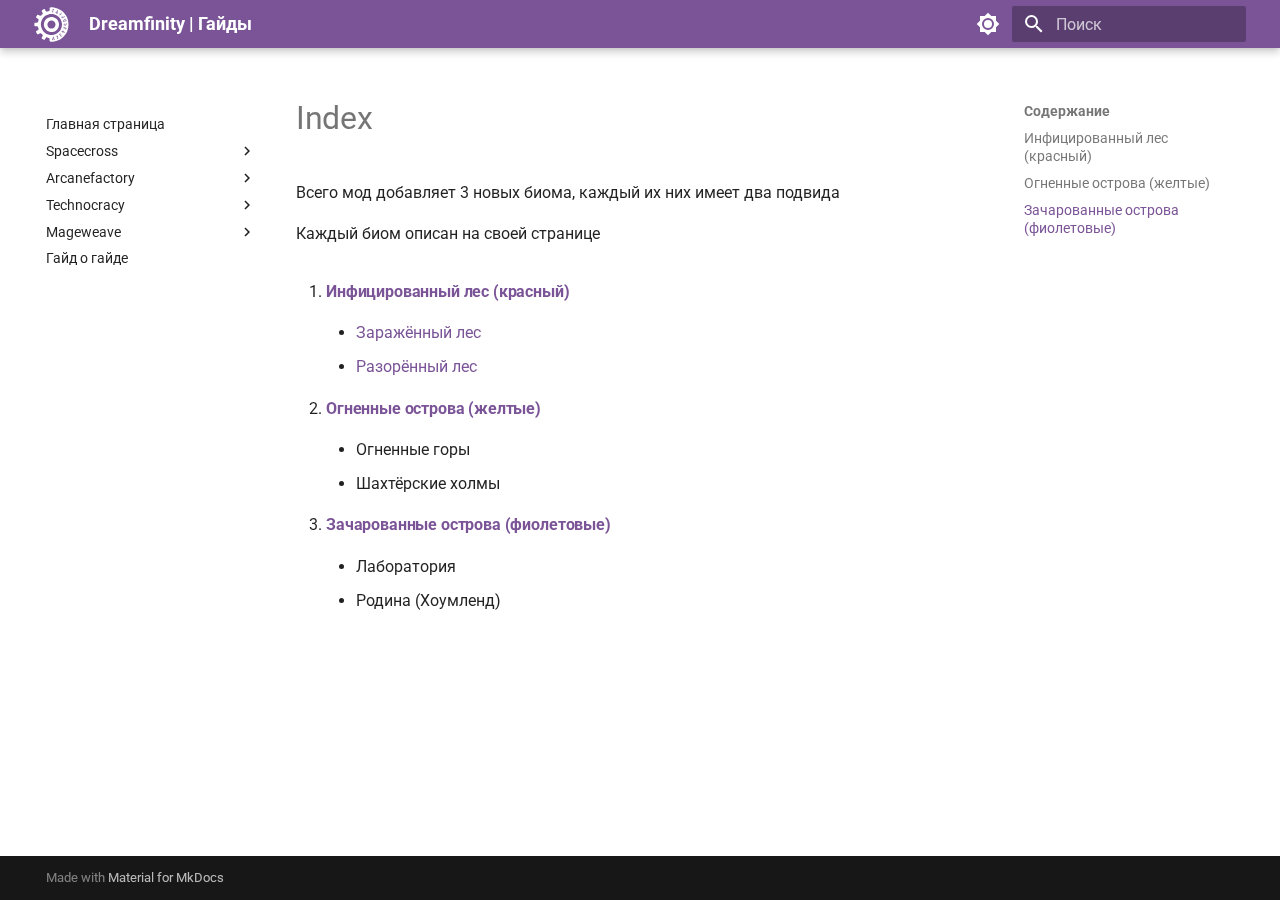
<file: site/Mageweave/hardcore_ender_expansion_by_not_a_happy_cat/new_biomes/index.html>
<!doctype html>
<html lang="ru" class="no-js">
  <head>
    
      <meta charset="utf-8">
      <meta name="viewport" content="width=device-width,initial-scale=1">
      
      
        <meta name="author" content="<Georgii Imeshkenov aka @Veritaris, georgiiimeshkenov@gmail.com>">
      
      
        <link rel="canonical" href="https://guides.dreamfinity.org/Mageweave/hardcore_ender_expansion_by_not_a_happy_cat/new_biomes/">
      
      
      
      
      <link rel="icon" href="../../../assets/favicon.svg">
      <meta name="generator" content="mkdocs-1.5.3, mkdocs-material-9.4.2">
    
    
      
        <title>Index - Dreamfinity | Гайды</title>
      
    
    
    
      <link rel="stylesheet" href="../../../assets/stylesheets/main.d451bc0e.min.css">
      
        
        <link rel="stylesheet" href="../../../assets/stylesheets/palette.a5377069.min.css">
      
      


    

    <link rel="stylesheet" href="../../../styles/article.css">
    <link rel="stylesheet" href="../../../styles/colors.css">
    <link rel="stylesheet" href="../../../styles/logo.css">


    
      
    
    
      
        
        
        <link rel="preconnect" href="https://fonts.gstatic.com" crossorigin>
        <link rel="stylesheet" href="https://fonts.googleapis.com/css?family=Roboto:300,300i,400,400i,700,700i%7CRoboto+Mono:400,400i,700,700i&display=fallback">
        <style>:root{--md-text-font:"Roboto";--md-code-font:"Roboto Mono"}</style>
      
    
    
    <script>__md_scope=new URL("../../..",location),__md_hash=e=>[...e].reduce((e,_)=>(e<<5)-e+_.charCodeAt(0),0),__md_get=(e,_=localStorage,t=__md_scope)=>JSON.parse(_.getItem(t.pathname+"."+e)),__md_set=(e,_,t=localStorage,a=__md_scope)=>{try{t.setItem(a.pathname+"."+e,JSON.stringify(_))}catch(e){}}</script>
    
      

    
    
    
   <link href="../../../assets/stylesheets/glightbox.min.css" rel="stylesheet"/><style>
        html.glightbox-open { overflow: initial; height: 100%; }
        .gslide-title { margin-top: 0px; user-select: text; }
        .gslide-desc { color: #666; user-select: text; }
        .gslide-image img { background: white; }
        
            .gscrollbar-fixer { padding-right: 15px; }
            .gdesc-inner { font-size: 0.75rem; }
            body[data-md-color-scheme="slate"] .gdesc-inner { background: var(--md-default-bg-color);}
            body[data-md-color-scheme="slate"] .gslide-title { color: var(--md-default-fg-color);}
            body[data-md-color-scheme="slate"] .gslide-desc { color: var(--md-default-fg-color);}
            </style> <script src="../../../assets/javascripts/glightbox.min.js"></script></head>
  
  
    
    
      
    
    
    
    
    <body dir="ltr" data-md-color-scheme="default" data-md-color-primary="dreamfinity" data-md-color-accent="dreamfinity">
  
    
    
      <script>var palette=__md_get("__palette");if(palette&&"object"==typeof palette.color)for(var key of Object.keys(palette.color))document.body.setAttribute("data-md-color-"+key,palette.color[key])</script>
    
    <input class="md-toggle" data-md-toggle="drawer" type="checkbox" id="__drawer" autocomplete="off">
    <input class="md-toggle" data-md-toggle="search" type="checkbox" id="__search" autocomplete="off">
    <label class="md-overlay" for="__drawer"></label>
    <div data-md-component="skip">
      
        
        <a href="#_1" class="md-skip">
          Перейти к содержанию
        </a>
      
    </div>
    <div data-md-component="announce">
      
    </div>
    
    
      

  

<header class="md-header md-header--shadow" data-md-component="header">
  <nav class="md-header__inner md-grid" aria-label="Верхний колонтитул">
    <a href="../../.." title="Dreamfinity | Гайды" class="md-header__button md-logo" aria-label="Dreamfinity | Гайды" data-md-component="logo">
      
  <img src="../../../assets/logo.svg" alt="logo">

    </a>
    <label class="md-header__button md-icon" for="__drawer">
      
      <svg xmlns="http://www.w3.org/2000/svg" viewBox="0 0 24 24"><path d="M3 6h18v2H3V6m0 5h18v2H3v-2m0 5h18v2H3v-2Z"/></svg>
    </label>
    <div class="md-header__title" data-md-component="header-title">
      <div class="md-header__ellipsis">
        <div class="md-header__topic">
          <span class="md-ellipsis">
            Dreamfinity | Гайды
          </span>
        </div>
        <div class="md-header__topic" data-md-component="header-topic">
          <span class="md-ellipsis">
            
              Index
            
          </span>
        </div>
      </div>
    </div>
    
      
        <form class="md-header__option" data-md-component="palette">
  
    
    
    
    <input class="md-option" data-md-color-media="(prefers-color-scheme: light)" data-md-color-scheme="default" data-md-color-primary="dreamfinity" data-md-color-accent="dreamfinity"  aria-label="Темная тема"  type="radio" name="__palette" id="__palette_1">
    
      <label class="md-header__button md-icon" title="Темная тема" for="__palette_2" hidden>
        <svg xmlns="http://www.w3.org/2000/svg" viewBox="0 0 24 24"><path d="M12 8a4 4 0 0 0-4 4 4 4 0 0 0 4 4 4 4 0 0 0 4-4 4 4 0 0 0-4-4m0 10a6 6 0 0 1-6-6 6 6 0 0 1 6-6 6 6 0 0 1 6 6 6 6 0 0 1-6 6m8-9.31V4h-4.69L12 .69 8.69 4H4v4.69L.69 12 4 15.31V20h4.69L12 23.31 15.31 20H20v-4.69L23.31 12 20 8.69Z"/></svg>
      </label>
    
  
    
    
    
    <input class="md-option" data-md-color-media="(prefers-color-scheme: dark)" data-md-color-scheme="slate" data-md-color-primary="dreamfinity" data-md-color-accent="dreamfinity"  aria-label="Светлая тема"  type="radio" name="__palette" id="__palette_2">
    
      <label class="md-header__button md-icon" title="Светлая тема" for="__palette_1" hidden>
        <svg xmlns="http://www.w3.org/2000/svg" viewBox="0 0 24 24"><path d="M12 18c-.89 0-1.74-.2-2.5-.55C11.56 16.5 13 14.42 13 12c0-2.42-1.44-4.5-3.5-5.45C10.26 6.2 11.11 6 12 6a6 6 0 0 1 6 6 6 6 0 0 1-6 6m8-9.31V4h-4.69L12 .69 8.69 4H4v4.69L.69 12 4 15.31V20h4.69L12 23.31 15.31 20H20v-4.69L23.31 12 20 8.69Z"/></svg>
      </label>
    
  
</form>
      
    
    
    
      <label class="md-header__button md-icon" for="__search">
        
        <svg xmlns="http://www.w3.org/2000/svg" viewBox="0 0 24 24"><path d="M9.5 3A6.5 6.5 0 0 1 16 9.5c0 1.61-.59 3.09-1.56 4.23l.27.27h.79l5 5-1.5 1.5-5-5v-.79l-.27-.27A6.516 6.516 0 0 1 9.5 16 6.5 6.5 0 0 1 3 9.5 6.5 6.5 0 0 1 9.5 3m0 2C7 5 5 7 5 9.5S7 14 9.5 14 14 12 14 9.5 12 5 9.5 5Z"/></svg>
      </label>
      <div class="md-search" data-md-component="search" role="dialog">
  <label class="md-search__overlay" for="__search"></label>
  <div class="md-search__inner" role="search">
    <form class="md-search__form" name="search">
      <input type="text" class="md-search__input" name="query" aria-label="Поиск" placeholder="Поиск" autocapitalize="off" autocorrect="off" autocomplete="off" spellcheck="false" data-md-component="search-query" required>
      <label class="md-search__icon md-icon" for="__search">
        
        <svg xmlns="http://www.w3.org/2000/svg" viewBox="0 0 24 24"><path d="M9.5 3A6.5 6.5 0 0 1 16 9.5c0 1.61-.59 3.09-1.56 4.23l.27.27h.79l5 5-1.5 1.5-5-5v-.79l-.27-.27A6.516 6.516 0 0 1 9.5 16 6.5 6.5 0 0 1 3 9.5 6.5 6.5 0 0 1 9.5 3m0 2C7 5 5 7 5 9.5S7 14 9.5 14 14 12 14 9.5 12 5 9.5 5Z"/></svg>
        
        <svg xmlns="http://www.w3.org/2000/svg" viewBox="0 0 24 24"><path d="M20 11v2H8l5.5 5.5-1.42 1.42L4.16 12l7.92-7.92L13.5 5.5 8 11h12Z"/></svg>
      </label>
      <nav class="md-search__options" aria-label="Поиск">
        
        <button type="reset" class="md-search__icon md-icon" title="Очистить" aria-label="Очистить" tabindex="-1">
          
          <svg xmlns="http://www.w3.org/2000/svg" viewBox="0 0 24 24"><path d="M19 6.41 17.59 5 12 10.59 6.41 5 5 6.41 10.59 12 5 17.59 6.41 19 12 13.41 17.59 19 19 17.59 13.41 12 19 6.41Z"/></svg>
        </button>
      </nav>
      
        <div class="md-search__suggest" data-md-component="search-suggest"></div>
      
    </form>
    <div class="md-search__output">
      <div class="md-search__scrollwrap" data-md-scrollfix>
        <div class="md-search-result" data-md-component="search-result">
          <div class="md-search-result__meta">
            Инициализация поиска
          </div>
          <ol class="md-search-result__list" role="presentation"></ol>
        </div>
      </div>
    </div>
  </div>
</div>
    
    
  </nav>
  
</header>
    
    <div class="md-container" data-md-component="container">
      
      
        
          
        
      
      <main class="md-main" data-md-component="main">
        <div class="md-main__inner md-grid">
          
            
              
              <div class="md-sidebar md-sidebar--primary" data-md-component="sidebar" data-md-type="navigation" >
                <div class="md-sidebar__scrollwrap">
                  <div class="md-sidebar__inner">
                    



<nav class="md-nav md-nav--primary" aria-label="Навигация" data-md-level="0">
  <label class="md-nav__title" for="__drawer">
    <a href="../../.." title="Dreamfinity | Гайды" class="md-nav__button md-logo" aria-label="Dreamfinity | Гайды" data-md-component="logo">
      
  <img src="../../../assets/logo.svg" alt="logo">

    </a>
    Dreamfinity | Гайды
  </label>
  
  <ul class="md-nav__list" data-md-scrollfix>
    
      
      
  
  
  
    <li class="md-nav__item">
      <a href="../../.." class="md-nav__link">
        
  
  <span class="md-ellipsis">
    Главная страница
  </span>
  

      </a>
    </li>
  

    
      
      
  
  
  
    
    
    
    
    
    <li class="md-nav__item md-nav__item--nested">
      
        
        
        
        <input class="md-nav__toggle md-toggle " type="checkbox" id="__nav_2" >
        
          
          <label class="md-nav__link" for="__nav_2" id="__nav_2_label" tabindex="0">
            
  
  <span class="md-ellipsis">
    Spacecross
  </span>
  

            <span class="md-nav__icon md-icon"></span>
          </label>
        
        <nav class="md-nav" data-md-level="1" aria-labelledby="__nav_2_label" aria-expanded="false">
          <label class="md-nav__title" for="__nav_2">
            <span class="md-nav__icon md-icon"></span>
            Spacecross
          </label>
          <ul class="md-nav__list" data-md-scrollfix>
            
              
                
  
  
  
    <li class="md-nav__item">
      <a href="../../../Spacecross/" class="md-nav__link">
        
  
  <span class="md-ellipsis">
    Гайды
  </span>
  

      </a>
    </li>
  

              
            
          </ul>
        </nav>
      
    </li>
  

    
      
      
  
  
  
    
    
    
    
    
    <li class="md-nav__item md-nav__item--nested">
      
        
        
        
        <input class="md-nav__toggle md-toggle " type="checkbox" id="__nav_3" >
        
          
          <label class="md-nav__link" for="__nav_3" id="__nav_3_label" tabindex="0">
            
  
  <span class="md-ellipsis">
    Arcanefactory
  </span>
  

            <span class="md-nav__icon md-icon"></span>
          </label>
        
        <nav class="md-nav" data-md-level="1" aria-labelledby="__nav_3_label" aria-expanded="false">
          <label class="md-nav__title" for="__nav_3">
            <span class="md-nav__icon md-icon"></span>
            Arcanefactory
          </label>
          <ul class="md-nav__list" data-md-scrollfix>
            
              
                
  
  
  
    <li class="md-nav__item">
      <a href="../../../Arcanefactory/" class="md-nav__link">
        
  
  <span class="md-ellipsis">
    Гайды
  </span>
  

      </a>
    </li>
  

              
            
          </ul>
        </nav>
      
    </li>
  

    
      
      
  
  
  
    
    
    
    
    
    <li class="md-nav__item md-nav__item--nested">
      
        
        
        
        <input class="md-nav__toggle md-toggle " type="checkbox" id="__nav_4" >
        
          
          <label class="md-nav__link" for="__nav_4" id="__nav_4_label" tabindex="0">
            
  
  <span class="md-ellipsis">
    Technocracy
  </span>
  

            <span class="md-nav__icon md-icon"></span>
          </label>
        
        <nav class="md-nav" data-md-level="1" aria-labelledby="__nav_4_label" aria-expanded="false">
          <label class="md-nav__title" for="__nav_4">
            <span class="md-nav__icon md-icon"></span>
            Technocracy
          </label>
          <ul class="md-nav__list" data-md-scrollfix>
            
              
                
  
  
  
    <li class="md-nav__item">
      <a href="../../../Technocracy/" class="md-nav__link">
        
  
  <span class="md-ellipsis">
    Гайды
  </span>
  

      </a>
    </li>
  

              
            
          </ul>
        </nav>
      
    </li>
  

    
      
      
  
  
  
    
    
    
    
    
    <li class="md-nav__item md-nav__item--nested">
      
        
        
        
        <input class="md-nav__toggle md-toggle " type="checkbox" id="__nav_5" >
        
          
          <label class="md-nav__link" for="__nav_5" id="__nav_5_label" tabindex="0">
            
  
  <span class="md-ellipsis">
    Mageweave
  </span>
  

            <span class="md-nav__icon md-icon"></span>
          </label>
        
        <nav class="md-nav" data-md-level="1" aria-labelledby="__nav_5_label" aria-expanded="false">
          <label class="md-nav__title" for="__nav_5">
            <span class="md-nav__icon md-icon"></span>
            Mageweave
          </label>
          <ul class="md-nav__list" data-md-scrollfix>
            
              
                
  
  
  
    <li class="md-nav__item">
      <a href="../../" class="md-nav__link">
        
  
  <span class="md-ellipsis">
    Гайды
  </span>
  

      </a>
    </li>
  

              
            
              
                
  
  
  
    <li class="md-nav__item">
      <a href="../" class="md-nav__link">
        
  
  <span class="md-ellipsis">
    Hardcore Ender Expansion (HEE) от Not_a_Happy_Cat
  </span>
  

      </a>
    </li>
  

              
            
              
                
  
  
  
    <li class="md-nav__item">
      <a href="../../witchery_by_not_a_happy_cat/" class="md-nav__link">
        
  
  <span class="md-ellipsis">
    Witchery от Not_a_Happy_Cat
  </span>
  

      </a>
    </li>
  

              
            
          </ul>
        </nav>
      
    </li>
  

    
      
      
  
  
  
    <li class="md-nav__item">
      <a href="../../../how_to_contribute/" class="md-nav__link">
        
  
  <span class="md-ellipsis">
    Гайд о гайде
  </span>
  

      </a>
    </li>
  

    
  </ul>
</nav>
                  </div>
                </div>
              </div>
            
            
              
              <div class="md-sidebar md-sidebar--secondary" data-md-component="sidebar" data-md-type="toc" >
                <div class="md-sidebar__scrollwrap">
                  <div class="md-sidebar__inner">
                    

<nav class="md-nav md-nav--secondary" aria-label="Содержание">
  
  
  
  
    <label class="md-nav__title" for="__toc">
      <span class="md-nav__icon md-icon"></span>
      Содержание
    </label>
    <ul class="md-nav__list" data-md-component="toc" data-md-scrollfix>
      
        <li class="md-nav__item">
  <a href="#_1" class="md-nav__link">
    Инфицированный лес (красный)
  </a>
  
</li>
      
        <li class="md-nav__item">
  <a href="#_2" class="md-nav__link">
    Огненные острова (желтые)
  </a>
  
</li>
      
        <li class="md-nav__item">
  <a href="#_3" class="md-nav__link">
    Зачарованные острова (фиолетовые)
  </a>
  
</li>
      
    </ul>
  
</nav>
                  </div>
                </div>
              </div>
            
          
          
            <div class="md-content" data-md-component="content">
              <article class="md-content__inner md-typeset">
                
    
                  


  <h1>Index</h1>

<p>Всего мод добавляет 3 новых биома, каждый их них имеет два подвида</p>
<p>Каждый биом описан на своей странице</p>
<ol>
<li>
<h4 id="_1"><a href="./new_biomes/infested_forest/index.md">Инфицированный лес (красный)</a><a class="headerlink" href="#_1" title="Permanent link">&para;</a></h4>
<ul>
<li><a href="./new_biomes/infested_forest/index.md#заражённый-лес">Заражённый лес</a></li>
<li><a href="./new_biomes/infested_forest/index.md#разорённый-лес">Разорённый лес</a></li>
</ul>
</li>
<li>
<h4 id="_2"><a href="./new_biomes/fire_islands/index.md">Огненные острова (желтые)</a><a class="headerlink" href="#_2" title="Permanent link">&para;</a></h4>
<ul>
<li>Огненные горы</li>
<li>Шахтёрские холмы</li>
</ul>
</li>
<li>
<h4 id="_3"><a href="./new_biomes/enchanted_islands/index.md">Зачарованные острова (фиолетовые)</a><a class="headerlink" href="#_3" title="Permanent link">&para;</a></h4>
<ul>
<li>Лаборатория</li>
<li>Родина (Хоумленд)</li>
</ul>
</li>
</ol>





                


              </article>
            </div>
          
          
        </div>
        
          <button type="button" class="md-top md-icon" data-md-component="top" hidden>
            
            <svg xmlns="http://www.w3.org/2000/svg" viewBox="0 0 24 24"><path d="M13 20h-2V8l-5.5 5.5-1.42-1.42L12 4.16l7.92 7.92-1.42 1.42L13 8v12Z"/></svg>
            К началу
          </button>
        
      </main>
      
        <footer class="md-footer">
  
  <div class="md-footer-meta md-typeset">
    <div class="md-footer-meta__inner md-grid">
      <div class="md-copyright">
  
  
    Made with
    <a href="https://squidfunk.github.io/mkdocs-material/" target="_blank" rel="noopener">
      Material for MkDocs
    </a>
  
</div>
      
    </div>
  </div>
</footer>
      
    </div>
    <div class="md-dialog" data-md-component="dialog">
      <div class="md-dialog__inner md-typeset"></div>
    </div>
    
    <script id="__config" type="application/json">{"base": "../../..", "features": ["navigation.top", "navigation.path", "search.suggest"], "search": "../../../assets/javascripts/workers/search.a264c092.min.js", "translations": {"clipboard.copied": "\u0421\u043a\u043e\u043f\u0438\u0440\u043e\u0432\u0430\u043d\u043e \u0432 \u0431\u0443\u0444\u0435\u0440", "clipboard.copy": "\u041a\u043e\u043f\u0438\u0440\u043e\u0432\u0430\u0442\u044c \u0432 \u0431\u0443\u0444\u0435\u0440", "search.result.more.one": "\u0415\u0449\u0451 1 \u043d\u0430 \u044d\u0442\u043e\u0439 \u0441\u0442\u0440\u0430\u043d\u0438\u0446\u0435", "search.result.more.other": "\u0415\u0449\u0451 # \u043d\u0430 \u044d\u0442\u043e\u0439 \u0441\u0442\u0440\u0430\u043d\u0438\u0446\u0435", "search.result.none": "\u0421\u043e\u0432\u043f\u0430\u0434\u0435\u043d\u0438\u0439 \u043d\u0435 \u043d\u0430\u0439\u0434\u0435\u043d\u043e", "search.result.one": "\u041d\u0430\u0439\u0434\u0435\u043d\u043e 1 \u0441\u043e\u0432\u043f\u0430\u0434\u0435\u043d\u0438\u0435", "search.result.other": "\u041d\u0430\u0439\u0434\u0435\u043d\u043e \u0441\u043e\u0432\u043f\u0430\u0434\u0435\u043d\u0438\u0439: #", "search.result.placeholder": "\u041d\u0430\u0447\u043d\u0438\u0442\u0435 \u043f\u0435\u0447\u0430\u0442\u0430\u0442\u044c \u0434\u043b\u044f \u043f\u043e\u0438\u0441\u043a\u0430", "search.result.term.missing": "\u041e\u0442\u0441\u0443\u0442\u0441\u0442\u0432\u0443\u0435\u0442", "select.version": "\u0412\u044b\u0431\u0435\u0440\u0438\u0442\u0435 \u0432\u0435\u0440\u0441\u0438\u044e"}}</script>
    
    
      <script src="../../../assets/javascripts/bundle.726fbb30.min.js"></script>
      
    
  <script>document$.subscribe(() => {const lightbox = GLightbox({"touchNavigation": true, "loop": false, "zoomable": true, "draggable": true, "openEffect": "zoom", "closeEffect": "zoom", "slideEffect": "slide"});})</script></body>
</html>
</file>
<file: site/styles/article.css>
.md-typeset h1, .md-typeset h2
{
    font-weight: 400 !important;
}

article.md-content__inner.md-typeset img
{
    border-radius: 5px;
    box-shadow: 0px 0px 15px 3px rgb(0 0 0 / 20%);
}
</file>
<file: site/styles/colors.css>
[data-md-color-primary="dreamfinity"]
{
    --md-primary-fg-color:  #7a5497;
    --md-typeset-a-color:   #7a5497;

    --md-primary-fg-color--light: #7a5497;
    --md-primary-fg-color--dark: #fafafa;
}

[data-md-color-accent="dreamfinity"]
{
    --md-typeset-a-color--dark: #fafafa;
}
</file>
<file: site/styles/logo.css>
/* Фикс маленького логотипа в шапке */

.md-header__button.md-logo
{
    padding: 0;
    margin: 0;
}

.md-header__button.md-logo img
{
    height: 1.75rem !important;
}

/* Только логотип в левом сайдбаре */

.md-nav.md-nav--primary > .md-nav__title
{
    font-size: 0 !important;
    height: auto !important;
    line-height: 0 !important;
    padding-top: .2rem !important;
}

.md-nav.md-nav--primary > .md-nav__title .md-nav__button.md-logo
{
    position: static !important;
}

.md-nav.md-nav--primary > .md-nav__title .md-nav__button.md-logo img
{
    margin: auto;
}
</file>
<file: site/assets/stylesheets/main.d451bc0e.min.css>
@charset "UTF-8";html{-webkit-text-size-adjust:none;-moz-text-size-adjust:none;text-size-adjust:none;box-sizing:border-box}*,:after,:before{box-sizing:inherit}@media (prefers-reduced-motion){*,:after,:before{transition:none!important}}body{margin:0}a,button,input,label{-webkit-tap-highlight-color:transparent}a{color:inherit;text-decoration:none}hr{border:0;box-sizing:initial;display:block;height:.05rem;overflow:visible;padding:0}small{font-size:80%}sub,sup{line-height:1em}img{border-style:none}table{border-collapse:initial;border-spacing:0}td,th{font-weight:400;vertical-align:top}button{background:#0000;border:0;font-family:inherit;font-size:inherit;margin:0;padding:0}input{border:0;outline:none}:root{--md-primary-fg-color:#4051b5;--md-primary-fg-color--light:#5d6cc0;--md-primary-fg-color--dark:#303fa1;--md-primary-bg-color:#fff;--md-primary-bg-color--light:#ffffffb3;--md-accent-fg-color:#526cfe;--md-accent-fg-color--transparent:#526cfe1a;--md-accent-bg-color:#fff;--md-accent-bg-color--light:#ffffffb3}[data-md-color-scheme=default]{color-scheme:light}[data-md-color-scheme=default] img[src$="#gh-dark-mode-only"],[data-md-color-scheme=default] img[src$="#only-dark"]{display:none}:root,[data-md-color-scheme=default]{--md-hue:225deg;--md-default-fg-color:#000000de;--md-default-fg-color--light:#0000008a;--md-default-fg-color--lighter:#00000052;--md-default-fg-color--lightest:#00000012;--md-default-bg-color:#fff;--md-default-bg-color--light:#ffffffb3;--md-default-bg-color--lighter:#ffffff4d;--md-default-bg-color--lightest:#ffffff1f;--md-code-fg-color:#36464e;--md-code-bg-color:#f5f5f5;--md-code-hl-color:#4287ff;--md-code-hl-color--light:#4287ff1a;--md-code-hl-number-color:#d52a2a;--md-code-hl-special-color:#db1457;--md-code-hl-function-color:#a846b9;--md-code-hl-constant-color:#6e59d9;--md-code-hl-keyword-color:#3f6ec6;--md-code-hl-string-color:#1c7d4d;--md-code-hl-name-color:var(--md-code-fg-color);--md-code-hl-operator-color:var(--md-default-fg-color--light);--md-code-hl-punctuation-color:var(--md-default-fg-color--light);--md-code-hl-comment-color:var(--md-default-fg-color--light);--md-code-hl-generic-color:var(--md-default-fg-color--light);--md-code-hl-variable-color:var(--md-default-fg-color--light);--md-typeset-color:var(--md-default-fg-color);--md-typeset-a-color:var(--md-primary-fg-color);--md-typeset-del-color:#f5503d26;--md-typeset-ins-color:#0bd57026;--md-typeset-kbd-color:#fafafa;--md-typeset-kbd-accent-color:#fff;--md-typeset-kbd-border-color:#b8b8b8;--md-typeset-mark-color:#ffff0080;--md-typeset-table-color:#0000001f;--md-typeset-table-color--light:rgba(0,0,0,.035);--md-admonition-fg-color:var(--md-default-fg-color);--md-admonition-bg-color:var(--md-default-bg-color);--md-warning-fg-color:#000000de;--md-warning-bg-color:#ff9;--md-footer-fg-color:#fff;--md-footer-fg-color--light:#ffffffb3;--md-footer-fg-color--lighter:#ffffff73;--md-footer-bg-color:#000000de;--md-footer-bg-color--dark:#00000052;--md-shadow-z1:0 0.2rem 0.5rem #0000000d,0 0 0.05rem #0000001a;--md-shadow-z2:0 0.2rem 0.5rem #0000001a,0 0 0.05rem #00000040;--md-shadow-z3:0 0.2rem 0.5rem #0003,0 0 0.05rem #00000059}.md-icon svg{fill:currentcolor;display:block;height:1.2rem;width:1.2rem}body{-webkit-font-smoothing:antialiased;-moz-osx-font-smoothing:grayscale;--md-text-font-family:var(--md-text-font,_),-apple-system,BlinkMacSystemFont,Helvetica,Arial,sans-serif;--md-code-font-family:var(--md-code-font,_),SFMono-Regular,Consolas,Menlo,monospace}aside,body,input{font-feature-settings:"kern","liga";color:var(--md-typeset-color);font-family:var(--md-text-font-family)}code,kbd,pre{font-feature-settings:"kern";font-family:var(--md-code-font-family)}:root{--md-typeset-table-sort-icon:url('data:image/svg+xml;charset=utf-8,<svg xmlns="http://www.w3.org/2000/svg" viewBox="0 0 24 24"><path d="m18 21-4-4h3V7h-3l4-4 4 4h-3v10h3M2 19v-2h10v2M2 13v-2h7v2M2 7V5h4v2H2Z"/></svg>');--md-typeset-table-sort-icon--asc:url('data:image/svg+xml;charset=utf-8,<svg xmlns="http://www.w3.org/2000/svg" viewBox="0 0 24 24"><path d="M19 17h3l-4 4-4-4h3V3h2M2 17h10v2H2M6 5v2H2V5m0 6h7v2H2v-2Z"/></svg>');--md-typeset-table-sort-icon--desc:url('data:image/svg+xml;charset=utf-8,<svg xmlns="http://www.w3.org/2000/svg" viewBox="0 0 24 24"><path d="M19 7h3l-4-4-4 4h3v14h2M2 17h10v2H2M6 5v2H2V5m0 6h7v2H2v-2Z"/></svg>')}.md-typeset{-webkit-print-color-adjust:exact;color-adjust:exact;font-size:.8rem;line-height:1.6}@media print{.md-typeset{font-size:.68rem}}.md-typeset blockquote,.md-typeset dl,.md-typeset figure,.md-typeset ol,.md-typeset pre,.md-typeset ul{margin-bottom:1em;margin-top:1em}.md-typeset h1{color:var(--md-default-fg-color--light);font-size:2em;line-height:1.3;margin:0 0 1.25em}.md-typeset h1,.md-typeset h2{font-weight:300;letter-spacing:-.01em}.md-typeset h2{font-size:1.5625em;line-height:1.4;margin:1.6em 0 .64em}.md-typeset h3{font-size:1.25em;font-weight:400;letter-spacing:-.01em;line-height:1.5;margin:1.6em 0 .8em}.md-typeset h2+h3{margin-top:.8em}.md-typeset h4{font-weight:700;letter-spacing:-.01em;margin:1em 0}.md-typeset h5,.md-typeset h6{color:var(--md-default-fg-color--light);font-size:.8em;font-weight:700;letter-spacing:-.01em;margin:1.25em 0}.md-typeset h5{text-transform:uppercase}.md-typeset hr{border-bottom:.05rem solid var(--md-default-fg-color--lightest);display:flow-root;margin:1.5em 0}.md-typeset a{color:var(--md-typeset-a-color);word-break:break-word}.md-typeset a,.md-typeset a:before{transition:color 125ms}.md-typeset a:focus,.md-typeset a:hover{color:var(--md-accent-fg-color)}.md-typeset a:focus code,.md-typeset a:hover code{background-color:var(--md-accent-fg-color--transparent)}.md-typeset a code{color:currentcolor;transition:background-color 125ms}.md-typeset a.focus-visible{outline-color:var(--md-accent-fg-color);outline-offset:.2rem}.md-typeset code,.md-typeset kbd,.md-typeset pre{color:var(--md-code-fg-color);direction:ltr;font-variant-ligatures:none}@media print{.md-typeset code,.md-typeset kbd,.md-typeset pre{white-space:pre-wrap}}.md-typeset code{background-color:var(--md-code-bg-color);border-radius:.1rem;-webkit-box-decoration-break:clone;box-decoration-break:clone;font-size:.85em;padding:0 .2941176471em;word-break:break-word}.md-typeset code:not(.focus-visible){-webkit-tap-highlight-color:transparent;outline:none}.md-typeset pre{display:flow-root;line-height:1.4;position:relative}.md-typeset pre>code{-webkit-box-decoration-break:slice;box-decoration-break:slice;box-shadow:none;display:block;margin:0;outline-color:var(--md-accent-fg-color);overflow:auto;padding:.7720588235em 1.1764705882em;scrollbar-color:var(--md-default-fg-color--lighter) #0000;scrollbar-width:thin;touch-action:auto;word-break:normal}.md-typeset pre>code:hover{scrollbar-color:var(--md-accent-fg-color) #0000}.md-typeset pre>code::-webkit-scrollbar{height:.2rem;width:.2rem}.md-typeset pre>code::-webkit-scrollbar-thumb{background-color:var(--md-default-fg-color--lighter)}.md-typeset pre>code::-webkit-scrollbar-thumb:hover{background-color:var(--md-accent-fg-color)}.md-typeset kbd{background-color:var(--md-typeset-kbd-color);border-radius:.1rem;box-shadow:0 .1rem 0 .05rem var(--md-typeset-kbd-border-color),0 .1rem 0 var(--md-typeset-kbd-border-color),0 -.1rem .2rem var(--md-typeset-kbd-accent-color) inset;color:var(--md-default-fg-color);display:inline-block;font-size:.75em;padding:0 .6666666667em;vertical-align:text-top;word-break:break-word}.md-typeset mark{background-color:var(--md-typeset-mark-color);-webkit-box-decoration-break:clone;box-decoration-break:clone;color:inherit;word-break:break-word}.md-typeset abbr{border-bottom:.05rem dotted var(--md-default-fg-color--light);cursor:help;text-decoration:none}@media (hover:none){.md-typeset abbr[title]:focus:after,.md-typeset abbr[title]:hover:after{background-color:var(--md-default-fg-color);border-radius:.1rem;box-shadow:var(--md-shadow-z3);color:var(--md-default-bg-color);content:attr(title);font-size:.7rem;left:.8rem;margin-top:2em;padding:.2rem .3rem;position:absolute;right:.8rem}}.md-typeset small{opacity:.75}[dir=ltr] .md-typeset sub,[dir=ltr] .md-typeset sup{margin-left:.078125em}[dir=rtl] .md-typeset sub,[dir=rtl] .md-typeset sup{margin-right:.078125em}[dir=ltr] .md-typeset blockquote{padding-left:.6rem}[dir=rtl] .md-typeset blockquote{padding-right:.6rem}[dir=ltr] .md-typeset blockquote{border-left:.2rem solid var(--md-default-fg-color--lighter)}[dir=rtl] .md-typeset blockquote{border-right:.2rem solid var(--md-default-fg-color--lighter)}.md-typeset blockquote{color:var(--md-default-fg-color--light);margin-left:0;margin-right:0}.md-typeset ul{list-style-type:disc}[dir=ltr] .md-typeset ol,[dir=ltr] .md-typeset ul{margin-left:.625em}[dir=rtl] .md-typeset ol,[dir=rtl] .md-typeset ul{margin-right:.625em}.md-typeset ol,.md-typeset ul{padding:0}.md-typeset ol:not([hidden]),.md-typeset ul:not([hidden]){display:flow-root}.md-typeset ol ol,.md-typeset ul ol{list-style-type:lower-alpha}.md-typeset ol ol ol,.md-typeset ul ol ol{list-style-type:lower-roman}[dir=ltr] .md-typeset ol li,[dir=ltr] .md-typeset ul li{margin-left:1.25em}[dir=rtl] .md-typeset ol li,[dir=rtl] .md-typeset ul li{margin-right:1.25em}.md-typeset ol li,.md-typeset ul li{margin-bottom:.5em}.md-typeset ol li blockquote,.md-typeset ol li p,.md-typeset ul li blockquote,.md-typeset ul li p{margin:.5em 0}.md-typeset ol li:last-child,.md-typeset ul li:last-child{margin-bottom:0}[dir=ltr] .md-typeset ol li ol,[dir=ltr] .md-typeset ol li ul,[dir=ltr] .md-typeset ul li ol,[dir=ltr] .md-typeset ul li ul{margin-left:.625em}[dir=rtl] .md-typeset ol li ol,[dir=rtl] .md-typeset ol li ul,[dir=rtl] .md-typeset ul li ol,[dir=rtl] .md-typeset ul li ul{margin-right:.625em}.md-typeset ol li ol,.md-typeset ol li ul,.md-typeset ul li ol,.md-typeset ul li ul{margin-bottom:.5em;margin-top:.5em}[dir=ltr] .md-typeset dd{margin-left:1.875em}[dir=rtl] .md-typeset dd{margin-right:1.875em}.md-typeset dd{margin-bottom:1.5em;margin-top:1em}.md-typeset img,.md-typeset svg,.md-typeset video{height:auto;max-width:100%}.md-typeset img[align=left]{margin:1em 1em 1em 0}.md-typeset img[align=right]{margin:1em 0 1em 1em}.md-typeset img[align]:only-child{margin-top:0}.md-typeset figure{display:flow-root;margin:1em auto;max-width:100%;text-align:center;width:-webkit-fit-content;width:-moz-fit-content;width:fit-content}.md-typeset figure img{display:block}.md-typeset figcaption{font-style:italic;margin:1em auto;max-width:24rem}.md-typeset iframe{max-width:100%}.md-typeset table:not([class]){background-color:var(--md-default-bg-color);border:.05rem solid var(--md-typeset-table-color);border-radius:.1rem;display:inline-block;font-size:.64rem;max-width:100%;overflow:auto;touch-action:auto}@media print{.md-typeset table:not([class]){display:table}}.md-typeset table:not([class])+*{margin-top:1.5em}.md-typeset table:not([class]) td>:first-child,.md-typeset table:not([class]) th>:first-child{margin-top:0}.md-typeset table:not([class]) td>:last-child,.md-typeset table:not([class]) th>:last-child{margin-bottom:0}.md-typeset table:not([class]) td:not([align]),.md-typeset table:not([class]) th:not([align]){text-align:left}[dir=rtl] .md-typeset table:not([class]) td:not([align]),[dir=rtl] .md-typeset table:not([class]) th:not([align]){text-align:right}.md-typeset table:not([class]) th{font-weight:700;min-width:5rem;padding:.9375em 1.25em;vertical-align:top}.md-typeset table:not([class]) td{border-top:.05rem solid var(--md-typeset-table-color);padding:.9375em 1.25em;vertical-align:top}.md-typeset table:not([class]) tbody tr{transition:background-color 125ms}.md-typeset table:not([class]) tbody tr:hover{background-color:var(--md-typeset-table-color--light);box-shadow:0 .05rem 0 var(--md-default-bg-color) inset}.md-typeset table:not([class]) a{word-break:normal}.md-typeset table th[role=columnheader]{cursor:pointer}[dir=ltr] .md-typeset table th[role=columnheader]:after{margin-left:.5em}[dir=rtl] .md-typeset table th[role=columnheader]:after{margin-right:.5em}.md-typeset table th[role=columnheader]:after{content:"";display:inline-block;height:1.2em;-webkit-mask-image:var(--md-typeset-table-sort-icon);mask-image:var(--md-typeset-table-sort-icon);-webkit-mask-repeat:no-repeat;mask-repeat:no-repeat;-webkit-mask-size:contain;mask-size:contain;transition:background-color 125ms;vertical-align:text-bottom;width:1.2em}.md-typeset table th[role=columnheader]:hover:after{background-color:var(--md-default-fg-color--lighter)}.md-typeset table th[role=columnheader][aria-sort=ascending]:after{background-color:var(--md-default-fg-color--light);-webkit-mask-image:var(--md-typeset-table-sort-icon--asc);mask-image:var(--md-typeset-table-sort-icon--asc)}.md-typeset table th[role=columnheader][aria-sort=descending]:after{background-color:var(--md-default-fg-color--light);-webkit-mask-image:var(--md-typeset-table-sort-icon--desc);mask-image:var(--md-typeset-table-sort-icon--desc)}.md-typeset__scrollwrap{margin:1em -.8rem;overflow-x:auto;touch-action:auto}.md-typeset__table{display:inline-block;margin-bottom:.5em;padding:0 .8rem}@media print{.md-typeset__table{display:block}}html .md-typeset__table table{display:table;margin:0;overflow:hidden;width:100%}@media screen and (max-width:44.9375em){.md-content__inner>pre{margin:1em -.8rem}.md-content__inner>pre code{border-radius:0}}.md-typeset .md-author{display:block;flex-shrink:0;height:1.6rem;overflow:hidden;position:relative;transition:color 125ms,transform 125ms;width:1.6rem}.md-typeset .md-author img{border-radius:100%;display:block}.md-typeset .md-author--more{background:var(--md-default-fg-color--lightest);color:var(--md-default-fg-color--lighter);font-size:.6rem;font-weight:700;line-height:1.6rem;text-align:center}.md-typeset .md-author--long{height:2.4rem;width:2.4rem}.md-typeset a.md-author{transform:scale(1)}.md-typeset a.md-author img{filter:grayscale(100%) opacity(75%);transition:filter 125ms}.md-typeset a.md-author:focus,.md-typeset a.md-author:hover{transform:scale(1.1);z-index:1}.md-typeset a.md-author:focus img,.md-typeset a.md-author:hover img{filter:grayscale(0)}.md-banner{background-color:var(--md-footer-bg-color);color:var(--md-footer-fg-color);overflow:auto}@media print{.md-banner{display:none}}.md-banner--warning{background-color:var(--md-warning-bg-color);color:var(--md-warning-fg-color)}.md-banner__inner{font-size:.7rem;margin:.6rem auto;padding:0 .8rem}[dir=ltr] .md-banner__button{float:right}[dir=rtl] .md-banner__button{float:left}.md-banner__button{color:inherit;cursor:pointer;transition:opacity .25s}.no-js .md-banner__button{display:none}.md-banner__button:hover{opacity:.7}html{font-size:125%;height:100%;overflow-x:hidden}@media screen and (min-width:100em){html{font-size:137.5%}}@media screen and (min-width:125em){html{font-size:150%}}body{background-color:var(--md-default-bg-color);display:flex;flex-direction:column;font-size:.5rem;min-height:100%;position:relative;width:100%}@media print{body{display:block}}@media screen and (max-width:59.9375em){body[data-md-scrolllock]{position:fixed}}.md-grid{margin-left:auto;margin-right:auto;max-width:61rem}.md-container{display:flex;flex-direction:column;flex-grow:1}@media print{.md-container{display:block}}.md-main{flex-grow:1}.md-main__inner{display:flex;height:100%;margin-top:1.5rem}.md-ellipsis{overflow:hidden;text-overflow:ellipsis}.md-toggle{display:none}.md-option{height:0;opacity:0;position:absolute;width:0}.md-option:checked+label:not([hidden]){display:block}.md-option.focus-visible+label{outline-color:var(--md-accent-fg-color);outline-style:auto}.md-skip{background-color:var(--md-default-fg-color);border-radius:.1rem;color:var(--md-default-bg-color);font-size:.64rem;margin:.5rem;opacity:0;outline-color:var(--md-accent-fg-color);padding:.3rem .5rem;position:fixed;transform:translateY(.4rem);z-index:-1}.md-skip:focus{opacity:1;transform:translateY(0);transition:transform .25s cubic-bezier(.4,0,.2,1),opacity 175ms 75ms;z-index:10}@page{margin:25mm}:root{--md-clipboard-icon:url('data:image/svg+xml;charset=utf-8,<svg xmlns="http://www.w3.org/2000/svg" viewBox="0 0 24 24"><path d="M19 21H8V7h11m0-2H8a2 2 0 0 0-2 2v14a2 2 0 0 0 2 2h11a2 2 0 0 0 2-2V7a2 2 0 0 0-2-2m-3-4H4a2 2 0 0 0-2 2v14h2V3h12V1Z"/></svg>')}.md-clipboard{border-radius:.1rem;color:var(--md-default-fg-color--lightest);cursor:pointer;height:1.5em;outline-color:var(--md-accent-fg-color);outline-offset:.1rem;position:absolute;right:.5em;top:.5em;transition:color .25s;width:1.5em;z-index:1}@media print{.md-clipboard{display:none}}.md-clipboard:not(.focus-visible){-webkit-tap-highlight-color:transparent;outline:none}:hover>.md-clipboard{color:var(--md-default-fg-color--light)}.md-clipboard:focus,.md-clipboard:hover{color:var(--md-accent-fg-color)}.md-clipboard:after{background-color:currentcolor;content:"";display:block;height:1.125em;margin:0 auto;-webkit-mask-image:var(--md-clipboard-icon);mask-image:var(--md-clipboard-icon);-webkit-mask-position:center;mask-position:center;-webkit-mask-repeat:no-repeat;mask-repeat:no-repeat;-webkit-mask-size:contain;mask-size:contain;width:1.125em}.md-clipboard--inline{cursor:pointer}.md-clipboard--inline code{transition:color .25s,background-color .25s}.md-clipboard--inline:focus code,.md-clipboard--inline:hover code{background-color:var(--md-accent-fg-color--transparent);color:var(--md-accent-fg-color)}@keyframes consent{0%{opacity:0;transform:translateY(100%)}to{opacity:1;transform:translateY(0)}}@keyframes overlay{0%{opacity:0}to{opacity:1}}.md-consent__overlay{animation:overlay .25s both;-webkit-backdrop-filter:blur(.1rem);backdrop-filter:blur(.1rem);background-color:#0000008a;height:100%;opacity:1;position:fixed;top:0;width:100%;z-index:5}.md-consent__inner{animation:consent .5s cubic-bezier(.1,.7,.1,1) both;background-color:var(--md-default-bg-color);border:0;border-radius:.1rem;bottom:0;box-shadow:0 0 .2rem #0000001a,0 .2rem .4rem #0003;max-height:100%;overflow:auto;padding:0;position:fixed;width:100%;z-index:5}.md-consent__form{padding:.8rem}.md-consent__settings{display:none;margin:1em 0}input:checked+.md-consent__settings{display:block}.md-consent__controls{margin-bottom:.8rem}.md-typeset .md-consent__controls .md-button{display:inline}@media screen and (max-width:44.9375em){.md-typeset .md-consent__controls .md-button{display:block;margin-top:.4rem;text-align:center;width:100%}}.md-consent label{cursor:pointer}.md-content{flex-grow:1;min-width:0}.md-content__inner{margin:0 .8rem 1.2rem;padding-top:.6rem}@media screen and (min-width:76.25em){[dir=ltr] .md-sidebar--primary:not([hidden])~.md-content>.md-content__inner{margin-left:1.2rem}[dir=ltr] .md-sidebar--secondary:not([hidden])~.md-content>.md-content__inner,[dir=rtl] .md-sidebar--primary:not([hidden])~.md-content>.md-content__inner{margin-right:1.2rem}[dir=rtl] .md-sidebar--secondary:not([hidden])~.md-content>.md-content__inner{margin-left:1.2rem}}.md-content__inner:before{content:"";display:block;height:.4rem}.md-content__inner>:last-child{margin-bottom:0}[dir=ltr] .md-content__button{float:right}[dir=rtl] .md-content__button{float:left}[dir=ltr] .md-content__button{margin-left:.4rem}[dir=rtl] .md-content__button{margin-right:.4rem}.md-content__button{margin:.4rem 0;padding:0}@media print{.md-content__button{display:none}}.md-typeset .md-content__button{color:var(--md-default-fg-color--lighter)}.md-content__button svg{display:inline;vertical-align:top}[dir=rtl] .md-content__button svg{transform:scaleX(-1)}[dir=ltr] .md-dialog{right:.8rem}[dir=rtl] .md-dialog{left:.8rem}.md-dialog{background-color:var(--md-default-fg-color);border-radius:.1rem;bottom:.8rem;box-shadow:var(--md-shadow-z3);min-width:11.1rem;opacity:0;padding:.4rem .6rem;pointer-events:none;position:fixed;transform:translateY(100%);transition:transform 0ms .4s,opacity .4s;z-index:4}@media print{.md-dialog{display:none}}.md-dialog--active{opacity:1;pointer-events:auto;transform:translateY(0);transition:transform .4s cubic-bezier(.075,.85,.175,1),opacity .4s}.md-dialog__inner{color:var(--md-default-bg-color);font-size:.7rem}.md-feedback{margin:2em 0 1em;text-align:center}.md-feedback fieldset{border:none;margin:0;padding:0}.md-feedback__title{font-weight:700;margin:1em auto}.md-feedback__inner{position:relative}.md-feedback__list{align-content:baseline;display:flex;flex-wrap:wrap;justify-content:center;position:relative}.md-feedback__list:hover .md-icon:not(:disabled){color:var(--md-default-fg-color--lighter)}:disabled .md-feedback__list{min-height:1.8rem}.md-feedback__icon{color:var(--md-default-fg-color--light);cursor:pointer;flex-shrink:0;margin:0 .1rem;transition:color 125ms}.md-feedback__icon:not(:disabled).md-icon:hover{color:var(--md-accent-fg-color)}.md-feedback__icon:disabled{color:var(--md-default-fg-color--lightest);pointer-events:none}.md-feedback__note{opacity:0;position:relative;transform:translateY(.4rem);transition:transform .4s cubic-bezier(.1,.7,.1,1),opacity .15s}.md-feedback__note>*{margin:0 auto;max-width:16rem}:disabled .md-feedback__note{opacity:1;transform:translateY(0)}.md-footer{background-color:var(--md-footer-bg-color);color:var(--md-footer-fg-color)}@media print{.md-footer{display:none}}.md-footer__inner{justify-content:space-between;overflow:auto;padding:.2rem}.md-footer__inner:not([hidden]){display:flex}.md-footer__link{align-items:end;display:flex;flex-grow:0.01;margin-bottom:.4rem;margin-top:1rem;max-width:100%;outline-color:var(--md-accent-fg-color);overflow:hidden;transition:opacity .25s}.md-footer__link:focus,.md-footer__link:hover{opacity:.7}[dir=rtl] .md-footer__link svg{transform:scaleX(-1)}@media screen and (max-width:44.9375em){.md-footer__link--prev{flex-shrink:0}.md-footer__link--prev .md-footer__title{display:none}}[dir=ltr] .md-footer__link--next{margin-left:auto}[dir=rtl] .md-footer__link--next{margin-right:auto}.md-footer__link--next{text-align:right}[dir=rtl] .md-footer__link--next{text-align:left}.md-footer__title{flex-grow:1;font-size:.9rem;margin-bottom:.7rem;max-width:calc(100% - 2.4rem);padding:0 1rem;white-space:nowrap}.md-footer__button{margin:.2rem;padding:.4rem}.md-footer__direction{font-size:.64rem;opacity:.7}.md-footer-meta{background-color:var(--md-footer-bg-color--dark)}.md-footer-meta__inner{display:flex;flex-wrap:wrap;justify-content:space-between;padding:.2rem}html .md-footer-meta.md-typeset a{color:var(--md-footer-fg-color--light)}html .md-footer-meta.md-typeset a:focus,html .md-footer-meta.md-typeset a:hover{color:var(--md-footer-fg-color)}.md-copyright{color:var(--md-footer-fg-color--lighter);font-size:.64rem;margin:auto .6rem;padding:.4rem 0;width:100%}@media screen and (min-width:45em){.md-copyright{width:auto}}.md-copyright__highlight{color:var(--md-footer-fg-color--light)}.md-social{display:inline-flex;gap:.2rem;margin:0 .4rem;padding:.2rem 0 .6rem}@media screen and (min-width:45em){.md-social{padding:.6rem 0}}.md-social__link{display:inline-block;height:1.6rem;text-align:center;width:1.6rem}.md-social__link:before{line-height:1.9}.md-social__link svg{fill:currentcolor;max-height:.8rem;vertical-align:-25%}.md-typeset .md-button{border:.1rem solid;border-radius:.1rem;color:var(--md-primary-fg-color);cursor:pointer;display:inline-block;font-weight:700;padding:.625em 2em;transition:color 125ms,background-color 125ms,border-color 125ms}.md-typeset .md-button--primary{background-color:var(--md-primary-fg-color);border-color:var(--md-primary-fg-color);color:var(--md-primary-bg-color)}.md-typeset .md-button:focus,.md-typeset .md-button:hover{background-color:var(--md-accent-fg-color);border-color:var(--md-accent-fg-color);color:var(--md-accent-bg-color)}[dir=ltr] .md-typeset .md-input{border-top-left-radius:.1rem}[dir=ltr] .md-typeset .md-input,[dir=rtl] .md-typeset .md-input{border-top-right-radius:.1rem}[dir=rtl] .md-typeset .md-input{border-top-left-radius:.1rem}.md-typeset .md-input{border-bottom:.1rem solid var(--md-default-fg-color--lighter);box-shadow:var(--md-shadow-z1);font-size:.8rem;height:1.8rem;padding:0 .6rem;transition:border .25s,box-shadow .25s}.md-typeset .md-input:focus,.md-typeset .md-input:hover{border-bottom-color:var(--md-accent-fg-color);box-shadow:var(--md-shadow-z2)}.md-typeset .md-input--stretch{width:100%}.md-header{background-color:var(--md-primary-fg-color);box-shadow:0 0 .2rem #0000,0 .2rem .4rem #0000;color:var(--md-primary-bg-color);display:block;left:0;position:sticky;right:0;top:0;z-index:4}@media print{.md-header{display:none}}.md-header[hidden]{transform:translateY(-100%);transition:transform .25s cubic-bezier(.8,0,.6,1),box-shadow .25s}.md-header--shadow{box-shadow:0 0 .2rem #0000001a,0 .2rem .4rem #0003;transition:transform .25s cubic-bezier(.1,.7,.1,1),box-shadow .25s}.md-header__inner{align-items:center;display:flex;padding:0 .2rem}.md-header__button{color:currentcolor;cursor:pointer;margin:.2rem;outline-color:var(--md-accent-fg-color);padding:.4rem;position:relative;transition:opacity .25s;vertical-align:middle;z-index:1}.md-header__button:hover{opacity:.7}.md-header__button:not([hidden]){display:inline-block}.md-header__button:not(.focus-visible){-webkit-tap-highlight-color:transparent;outline:none}.md-header__button.md-logo{margin:.2rem;padding:.4rem}@media screen and (max-width:76.1875em){.md-header__button.md-logo{display:none}}.md-header__button.md-logo img,.md-header__button.md-logo svg{fill:currentcolor;display:block;height:1.2rem;width:auto}@media screen and (min-width:60em){.md-header__button[for=__search]{display:none}}.no-js .md-header__button[for=__search]{display:none}[dir=rtl] .md-header__button[for=__search] svg{transform:scaleX(-1)}@media screen and (min-width:76.25em){.md-header__button[for=__drawer]{display:none}}.md-header__topic{display:flex;max-width:100%;position:absolute;transition:transform .4s cubic-bezier(.1,.7,.1,1),opacity .15s;white-space:nowrap}.md-header__topic+.md-header__topic{opacity:0;pointer-events:none;transform:translateX(1.25rem);transition:transform .4s cubic-bezier(1,.7,.1,.1),opacity .15s;z-index:-1}[dir=rtl] .md-header__topic+.md-header__topic{transform:translateX(-1.25rem)}.md-header__topic:first-child{font-weight:700}[dir=ltr] .md-header__title{margin-left:1rem}[dir=rtl] .md-header__title{margin-right:1rem}[dir=ltr] .md-header__title{margin-right:.4rem}[dir=rtl] .md-header__title{margin-left:.4rem}.md-header__title{flex-grow:1;font-size:.9rem;height:2.4rem;line-height:2.4rem}.md-header__title--active .md-header__topic{opacity:0;pointer-events:none;transform:translateX(-1.25rem);transition:transform .4s cubic-bezier(1,.7,.1,.1),opacity .15s;z-index:-1}[dir=rtl] .md-header__title--active .md-header__topic{transform:translateX(1.25rem)}.md-header__title--active .md-header__topic+.md-header__topic{opacity:1;pointer-events:auto;transform:translateX(0);transition:transform .4s cubic-bezier(.1,.7,.1,1),opacity .15s;z-index:0}.md-header__title>.md-header__ellipsis{height:100%;position:relative;width:100%}.md-header__option{display:flex;flex-shrink:0;max-width:100%;transition:max-width 0ms .25s,opacity .25s .25s;white-space:nowrap}[data-md-toggle=search]:checked~.md-header .md-header__option{max-width:0;opacity:0;transition:max-width 0ms,opacity 0ms}.md-header__option>input{bottom:0}.md-header__source{display:none}@media screen and (min-width:60em){[dir=ltr] .md-header__source{margin-left:1rem}[dir=rtl] .md-header__source{margin-right:1rem}.md-header__source{display:block;max-width:11.7rem;width:11.7rem}}@media screen and (min-width:76.25em){[dir=ltr] .md-header__source{margin-left:1.4rem}[dir=rtl] .md-header__source{margin-right:1.4rem}}.md-meta{color:var(--md-default-fg-color--light);font-size:.7rem;line-height:1.3}.md-meta__list{display:inline-flex;flex-wrap:wrap;list-style:none;margin:0;padding:0}.md-meta__item:not(:last-child):after{content:"·";margin-left:.2rem;margin-right:.2rem}.md-meta__link{color:var(--md-typeset-a-color)}.md-meta__link:focus,.md-meta__link:hover{color:var(--md-accent-fg-color)}.md-draft{background-color:#ff1744;border-radius:.125em;color:#fff;display:inline-block;font-weight:700;padding-left:.5714285714em;padding-right:.5714285714em}:root{--md-nav-icon--prev:url('data:image/svg+xml;charset=utf-8,<svg xmlns="http://www.w3.org/2000/svg" viewBox="0 0 24 24"><path d="M20 11v2H8l5.5 5.5-1.42 1.42L4.16 12l7.92-7.92L13.5 5.5 8 11h12Z"/></svg>');--md-nav-icon--next:url('data:image/svg+xml;charset=utf-8,<svg xmlns="http://www.w3.org/2000/svg" viewBox="0 0 24 24"><path d="M8.59 16.58 13.17 12 8.59 7.41 10 6l6 6-6 6-1.41-1.42Z"/></svg>');--md-toc-icon:url('data:image/svg+xml;charset=utf-8,<svg xmlns="http://www.w3.org/2000/svg" viewBox="0 0 24 24"><path d="M3 9h14V7H3v2m0 4h14v-2H3v2m0 4h14v-2H3v2m16 0h2v-2h-2v2m0-10v2h2V7h-2m0 6h2v-2h-2v2Z"/></svg>')}.md-nav{font-size:.7rem;line-height:1.3}.md-nav__title{color:var(--md-default-fg-color--light);display:block;font-weight:700;overflow:hidden;padding:0 .6rem;text-overflow:ellipsis}.md-nav__title .md-nav__button{display:none}.md-nav__title .md-nav__button img{height:100%;width:auto}.md-nav__title .md-nav__button.md-logo img,.md-nav__title .md-nav__button.md-logo svg{fill:currentcolor;display:block;height:2.4rem;max-width:100%;object-fit:contain;width:auto}.md-nav__list{list-style:none;margin:0;padding:0}.md-nav__link{align-items:flex-start;display:flex;gap:.4rem;margin-top:.625em;scroll-snap-align:start;transition:color 125ms}.md-nav__link--passed{color:var(--md-default-fg-color--light)}.md-nav__item .md-nav__link--active,.md-nav__item .md-nav__link--active code{color:var(--md-typeset-a-color)}.md-nav__link .md-ellipsis{position:relative}[dir=ltr] .md-nav__link .md-icon:last-child{margin-left:auto}[dir=rtl] .md-nav__link .md-icon:last-child{margin-right:auto}.md-nav__link svg{fill:currentcolor;flex-shrink:0;height:1.3em}.md-nav__link[for]:focus,.md-nav__link[for]:hover,.md-nav__link[href]:focus,.md-nav__link[href]:hover{color:var(--md-accent-fg-color);cursor:pointer}.md-nav__link.focus-visible{outline-color:var(--md-accent-fg-color);outline-offset:.2rem}.md-nav--primary .md-nav__link[for=__toc]{display:none}.md-nav--primary .md-nav__link[for=__toc] .md-icon:after{background-color:currentcolor;display:block;height:100%;-webkit-mask-image:var(--md-toc-icon);mask-image:var(--md-toc-icon);width:100%}.md-nav--primary .md-nav__link[for=__toc]~.md-nav{display:none}.md-nav__container>.md-nav__link{margin-top:0}.md-nav__container>.md-nav__link:first-child{flex-grow:1;min-width:0}.md-nav__icon{flex-shrink:0}.md-nav__source{display:none}@media screen and (max-width:76.1875em){.md-nav--primary,.md-nav--primary .md-nav{background-color:var(--md-default-bg-color);display:flex;flex-direction:column;height:100%;left:0;position:absolute;right:0;top:0;z-index:1}.md-nav--primary .md-nav__item,.md-nav--primary .md-nav__title{font-size:.8rem;line-height:1.5}.md-nav--primary .md-nav__title{background-color:var(--md-default-fg-color--lightest);color:var(--md-default-fg-color--light);cursor:pointer;height:5.6rem;line-height:2.4rem;padding:3rem .8rem .2rem;position:relative;white-space:nowrap}[dir=ltr] .md-nav--primary .md-nav__title .md-nav__icon{left:.4rem}[dir=rtl] .md-nav--primary .md-nav__title .md-nav__icon{right:.4rem}.md-nav--primary .md-nav__title .md-nav__icon{display:block;height:1.2rem;margin:.2rem;position:absolute;top:.4rem;width:1.2rem}.md-nav--primary .md-nav__title .md-nav__icon:after{background-color:currentcolor;content:"";display:block;height:100%;-webkit-mask-image:var(--md-nav-icon--prev);mask-image:var(--md-nav-icon--prev);-webkit-mask-position:center;mask-position:center;-webkit-mask-repeat:no-repeat;mask-repeat:no-repeat;-webkit-mask-size:contain;mask-size:contain;width:100%}.md-nav--primary .md-nav__title~.md-nav__list{background-color:var(--md-default-bg-color);box-shadow:0 .05rem 0 var(--md-default-fg-color--lightest) inset;overflow-y:auto;scroll-snap-type:y mandatory;touch-action:pan-y}.md-nav--primary .md-nav__title~.md-nav__list>:first-child{border-top:0}.md-nav--primary .md-nav__title[for=__drawer]{background-color:var(--md-primary-fg-color);color:var(--md-primary-bg-color);font-weight:700}.md-nav--primary .md-nav__title .md-logo{display:block;left:.2rem;margin:.2rem;padding:.4rem;position:absolute;right:.2rem;top:.2rem}.md-nav--primary .md-nav__list{flex:1}.md-nav--primary .md-nav__item{border-top:.05rem solid var(--md-default-fg-color--lightest)}.md-nav--primary .md-nav__item--active>.md-nav__link{color:var(--md-typeset-a-color)}.md-nav--primary .md-nav__item--active>.md-nav__link:focus,.md-nav--primary .md-nav__item--active>.md-nav__link:hover{color:var(--md-accent-fg-color)}.md-nav--primary .md-nav__link{margin-top:0;padding:.6rem .8rem}.md-nav--primary .md-nav__link svg{margin-top:.1em}.md-nav--primary .md-nav__link>.md-nav__link{padding:0}[dir=ltr] .md-nav--primary .md-nav__link .md-nav__icon{margin-right:-.2rem}[dir=rtl] .md-nav--primary .md-nav__link .md-nav__icon{margin-left:-.2rem}.md-nav--primary .md-nav__link .md-nav__icon{font-size:1.2rem;height:1.2rem;width:1.2rem}.md-nav--primary .md-nav__link .md-nav__icon:after{background-color:currentcolor;content:"";display:block;height:100%;-webkit-mask-image:var(--md-nav-icon--next);mask-image:var(--md-nav-icon--next);-webkit-mask-position:center;mask-position:center;-webkit-mask-repeat:no-repeat;mask-repeat:no-repeat;-webkit-mask-size:contain;mask-size:contain;width:100%}[dir=rtl] .md-nav--primary .md-nav__icon:after{transform:scale(-1)}.md-nav--primary .md-nav--secondary .md-nav{background-color:initial;position:static}[dir=ltr] .md-nav--primary .md-nav--secondary .md-nav .md-nav__link{padding-left:1.4rem}[dir=rtl] .md-nav--primary .md-nav--secondary .md-nav .md-nav__link{padding-right:1.4rem}[dir=ltr] .md-nav--primary .md-nav--secondary .md-nav .md-nav .md-nav__link{padding-left:2rem}[dir=rtl] .md-nav--primary .md-nav--secondary .md-nav .md-nav .md-nav__link{padding-right:2rem}[dir=ltr] .md-nav--primary .md-nav--secondary .md-nav .md-nav .md-nav .md-nav__link{padding-left:2.6rem}[dir=rtl] .md-nav--primary .md-nav--secondary .md-nav .md-nav .md-nav .md-nav__link{padding-right:2.6rem}[dir=ltr] .md-nav--primary .md-nav--secondary .md-nav .md-nav .md-nav .md-nav .md-nav__link{padding-left:3.2rem}[dir=rtl] .md-nav--primary .md-nav--secondary .md-nav .md-nav .md-nav .md-nav .md-nav__link{padding-right:3.2rem}.md-nav--secondary{background-color:initial}.md-nav__toggle~.md-nav{display:flex;opacity:0;transform:translateX(100%);transition:transform .25s cubic-bezier(.8,0,.6,1),opacity 125ms 50ms}[dir=rtl] .md-nav__toggle~.md-nav{transform:translateX(-100%)}.md-nav__toggle:checked~.md-nav{opacity:1;transform:translateX(0);transition:transform .25s cubic-bezier(.4,0,.2,1),opacity 125ms 125ms}.md-nav__toggle:checked~.md-nav>.md-nav__list{-webkit-backface-visibility:hidden;backface-visibility:hidden}}@media screen and (max-width:59.9375em){.md-nav--primary .md-nav__link[for=__toc]{display:flex}.md-nav--primary .md-nav__link[for=__toc] .md-icon:after{content:""}.md-nav--primary .md-nav__link[for=__toc]+.md-nav__link{display:none}.md-nav--primary .md-nav__link[for=__toc]~.md-nav{display:flex}.md-nav__source{background-color:var(--md-primary-fg-color--dark);color:var(--md-primary-bg-color);display:block;padding:0 .2rem}}@media screen and (min-width:60em) and (max-width:76.1875em){.md-nav--integrated .md-nav__link[for=__toc]{display:flex}.md-nav--integrated .md-nav__link[for=__toc] .md-icon:after{content:""}.md-nav--integrated .md-nav__link[for=__toc]+.md-nav__link{display:none}.md-nav--integrated .md-nav__link[for=__toc]~.md-nav{display:flex}}@media screen and (min-width:60em){.md-nav{margin-bottom:-.4rem}.md-nav--secondary .md-nav__title{background:var(--md-default-bg-color);box-shadow:0 0 .4rem .4rem var(--md-default-bg-color);position:sticky;top:0;z-index:1}.md-nav--secondary .md-nav__title[for=__toc]{scroll-snap-align:start}.md-nav--secondary .md-nav__title .md-nav__icon{display:none}[dir=ltr] .md-nav--secondary .md-nav__list{padding-left:.6rem}[dir=rtl] .md-nav--secondary .md-nav__list{padding-right:.6rem}.md-nav--secondary .md-nav__list{padding-bottom:.4rem}[dir=ltr] .md-nav--secondary .md-nav__item>.md-nav__link{margin-right:.4rem}[dir=rtl] .md-nav--secondary .md-nav__item>.md-nav__link{margin-left:.4rem}}@media screen and (min-width:76.25em){.md-nav{margin-bottom:-.4rem;transition:max-height .25s cubic-bezier(.86,0,.07,1)}.md-nav--primary .md-nav__title{background:var(--md-default-bg-color);box-shadow:0 0 .4rem .4rem var(--md-default-bg-color);position:sticky;top:0;z-index:1}.md-nav--primary .md-nav__title[for=__drawer]{scroll-snap-align:start}.md-nav--primary .md-nav__title .md-nav__icon{display:none}[dir=ltr] .md-nav--primary .md-nav__list{padding-left:.6rem}[dir=rtl] .md-nav--primary .md-nav__list{padding-right:.6rem}.md-nav--primary .md-nav__list{padding-bottom:.4rem}[dir=ltr] .md-nav--primary .md-nav__item>.md-nav__link{margin-right:.4rem}[dir=rtl] .md-nav--primary .md-nav__item>.md-nav__link{margin-left:.4rem}.md-nav__toggle~.md-nav{display:grid;grid-template-rows:0fr;opacity:0;transition:grid-template-rows .25s cubic-bezier(.86,0,.07,1),opacity .25s,visibility 0ms .25s;visibility:collapse}.md-nav__toggle~.md-nav>.md-nav__list{overflow:hidden}.md-nav__toggle:checked~.md-nav,.md-nav__toggle:indeterminate~.md-nav{grid-template-rows:1fr;opacity:1;transition:grid-template-rows .25s cubic-bezier(.86,0,.07,1),opacity .15s .1s,visibility 0ms;visibility:visible}.md-nav__item--nested>.md-nav>.md-nav__title{display:none}.md-nav__item--section{display:block;margin:1.25em 0}.md-nav__item--section:last-child{margin-bottom:0}.md-nav__item--section>.md-nav__link{font-weight:700}.md-nav__item--section>.md-nav__link[for]{color:var(--md-default-fg-color--light)}.md-nav__item--section>.md-nav__link:not(.md-nav__container){pointer-events:none}.md-nav__item--section>.md-nav__link .md-icon,.md-nav__item--section>.md-nav__link>[for]{display:none}[dir=ltr] .md-nav__item--section>.md-nav{margin-left:-.6rem}[dir=rtl] .md-nav__item--section>.md-nav{margin-right:-.6rem}.md-nav__item--section>.md-nav{display:block;opacity:1;visibility:visible}.md-nav__item--section>.md-nav>.md-nav__list>.md-nav__item{padding:0}.md-nav__icon{border-radius:100%;height:.9rem;transition:background-color .25s;width:.9rem}.md-nav__icon:hover{background-color:var(--md-accent-fg-color--transparent)}.md-nav__icon:after{background-color:currentcolor;border-radius:100%;content:"";display:inline-block;height:100%;-webkit-mask-image:var(--md-nav-icon--next);mask-image:var(--md-nav-icon--next);-webkit-mask-position:center;mask-position:center;-webkit-mask-repeat:no-repeat;mask-repeat:no-repeat;-webkit-mask-size:contain;mask-size:contain;transition:transform .25s;vertical-align:-.1rem;width:100%}[dir=rtl] .md-nav__icon:after{transform:rotate(180deg)}.md-nav__item--nested .md-nav__toggle:checked~.md-nav__link .md-nav__icon:after,.md-nav__item--nested .md-nav__toggle:indeterminate~.md-nav__link .md-nav__icon:after{transform:rotate(90deg)}.md-nav--lifted>.md-nav__list>.md-nav__item,.md-nav--lifted>.md-nav__title{display:none}.md-nav--lifted>.md-nav__list>.md-nav__item--active{display:block}.md-nav--lifted>.md-nav__list>.md-nav__item--active>.md-nav__link{background:var(--md-default-bg-color);box-shadow:0 0 .4rem .4rem var(--md-default-bg-color);margin-top:0;position:sticky;top:0;z-index:1}.md-nav--lifted>.md-nav__list>.md-nav__item--active>.md-nav__link:not(.md-nav__container){pointer-events:none}.md-nav--lifted>.md-nav__list>.md-nav__item--active.md-nav__item--section{margin:0}[dir=ltr] .md-nav--lifted>.md-nav__list>.md-nav__item>.md-nav{margin-left:-.6rem}[dir=rtl] .md-nav--lifted>.md-nav__list>.md-nav__item>.md-nav{margin-right:-.6rem}.md-nav--lifted>.md-nav__list>.md-nav__item>[for]{color:var(--md-default-fg-color--light)}.md-nav--lifted .md-nav[data-md-level="1"]{grid-template-rows:1fr;opacity:1;visibility:visible}.md-nav--integrated>.md-nav__list>.md-nav__item--active:not(.md-nav__item--nested){padding:0 .6rem}.md-nav--integrated>.md-nav__list>.md-nav__item--active:not(.md-nav__item--nested)>.md-nav__link{padding:0}[dir=ltr] .md-nav--integrated>.md-nav__list>.md-nav__item--active .md-nav--secondary{border-left:.05rem solid var(--md-primary-fg-color)}[dir=rtl] .md-nav--integrated>.md-nav__list>.md-nav__item--active .md-nav--secondary{border-right:.05rem solid var(--md-primary-fg-color)}.md-nav--integrated>.md-nav__list>.md-nav__item--active .md-nav--secondary{display:block;margin-bottom:1.25em;opacity:1;visibility:visible}.md-nav--integrated>.md-nav__list>.md-nav__item--active .md-nav--secondary>.md-nav__list{overflow:visible;padding-bottom:0}.md-nav--integrated>.md-nav__list>.md-nav__item--active .md-nav--secondary>.md-nav__title{display:none}}.md-pagination{font-size:.8rem;font-weight:700;gap:.4rem}.md-pagination,.md-pagination>*{align-items:center;display:flex;justify-content:center}.md-pagination>*{border-radius:.2rem;height:1.8rem;min-width:1.8rem;text-align:center}.md-pagination__current{background-color:var(--md-default-fg-color--lightest);color:var(--md-default-fg-color--light)}.md-pagination__link{transition:color 125ms,background-color 125ms}.md-pagination__link:focus,.md-pagination__link:hover{background-color:var(--md-accent-fg-color--transparent);color:var(--md-accent-fg-color)}.md-pagination__link:focus svg,.md-pagination__link:hover svg{color:var(--md-accent-fg-color)}.md-pagination__link.focus-visible{outline-color:var(--md-accent-fg-color);outline-offset:.2rem}.md-pagination__link svg{fill:currentcolor;color:var(--md-default-fg-color--lighter);display:block;max-height:100%;width:1.2rem}.md-post__back{border-bottom:.05rem solid var(--md-default-fg-color--lightest);margin-bottom:1.2rem;padding-bottom:1.2rem}@media screen and (max-width:76.1875em){.md-post__back{display:none}}[dir=rtl] .md-post__back svg{transform:scaleX(-1)}.md-post__authors{display:flex;flex-direction:column;gap:.6rem;margin:0 .6rem 1.2rem}.md-post .md-post__meta a{transition:color 125ms}.md-post .md-post__meta a:focus,.md-post .md-post__meta a:hover{color:var(--md-accent-fg-color)}.md-post__title{color:var(--md-default-fg-color--light);font-weight:700}.md-post--excerpt{margin-bottom:3.2rem}.md-post--excerpt .md-post__header{align-items:center;display:flex;gap:.6rem;min-height:1.6rem}.md-post--excerpt .md-post__authors{align-items:center;display:inline-flex;flex-direction:row;gap:.2rem;margin:0;min-height:2.4rem}[dir=ltr] .md-post--excerpt .md-post__meta .md-meta__list{margin-right:.4rem}[dir=rtl] .md-post--excerpt .md-post__meta .md-meta__list{margin-left:.4rem}.md-post--excerpt .md-post__content>:first-child{--md-scroll-margin:6rem;margin-top:0}.md-post>.md-nav--secondary{margin:1em 0}.md-profile{align-items:center;display:flex;font-size:.7rem;gap:.6rem;line-height:1.4;width:100%}.md-profile__description{flex-grow:1}.md-content--post{display:flex}@media screen and (max-width:76.1875em){.md-content--post{flex-flow:column-reverse}}.md-content--post>.md-content__inner{min-width:0}@media screen and (min-width:76.25em){[dir=ltr] .md-content--post>.md-content__inner{margin-left:1.2rem}[dir=rtl] .md-content--post>.md-content__inner{margin-right:1.2rem}}@media screen and (max-width:76.1875em){.md-sidebar.md-sidebar--post{padding:0}}:root{--md-search-result-icon:url('data:image/svg+xml;charset=utf-8,<svg xmlns="http://www.w3.org/2000/svg" viewBox="0 0 24 24"><path d="M14 2H6a2 2 0 0 0-2 2v16a2 2 0 0 0 2 2h7c-.41-.25-.8-.56-1.14-.9-.33-.33-.61-.7-.86-1.1H6V4h7v5h5v1.18c.71.16 1.39.43 2 .82V8l-6-6m6.31 16.9c1.33-2.11.69-4.9-1.4-6.22-2.11-1.33-4.91-.68-6.22 1.4-1.34 2.11-.69 4.89 1.4 6.22 1.46.93 3.32.93 4.79.02L22 23.39 23.39 22l-3.08-3.1m-3.81.1a2.5 2.5 0 0 1-2.5-2.5 2.5 2.5 0 0 1 2.5-2.5 2.5 2.5 0 0 1 2.5 2.5 2.5 2.5 0 0 1-2.5 2.5Z"/></svg>')}.md-search{position:relative}@media screen and (min-width:60em){.md-search{padding:.2rem 0}}.no-js .md-search{display:none}.md-search__overlay{opacity:0;z-index:1}@media screen and (max-width:59.9375em){[dir=ltr] .md-search__overlay{left:-2.2rem}[dir=rtl] .md-search__overlay{right:-2.2rem}.md-search__overlay{background-color:var(--md-default-bg-color);border-radius:1rem;height:2rem;overflow:hidden;pointer-events:none;position:absolute;top:-1rem;transform-origin:center;transition:transform .3s .1s,opacity .2s .2s;width:2rem}[data-md-toggle=search]:checked~.md-header .md-search__overlay{opacity:1;transition:transform .4s,opacity .1s}}@media screen and (min-width:60em){[dir=ltr] .md-search__overlay{left:0}[dir=rtl] .md-search__overlay{right:0}.md-search__overlay{background-color:#0000008a;cursor:pointer;height:0;position:fixed;top:0;transition:width 0ms .25s,height 0ms .25s,opacity .25s;width:0}[data-md-toggle=search]:checked~.md-header .md-search__overlay{height:200vh;opacity:1;transition:width 0ms,height 0ms,opacity .25s;width:100%}}@media screen and (max-width:29.9375em){[data-md-toggle=search]:checked~.md-header .md-search__overlay{transform:scale(45)}}@media screen and (min-width:30em) and (max-width:44.9375em){[data-md-toggle=search]:checked~.md-header .md-search__overlay{transform:scale(60)}}@media screen and (min-width:45em) and (max-width:59.9375em){[data-md-toggle=search]:checked~.md-header .md-search__overlay{transform:scale(75)}}.md-search__inner{-webkit-backface-visibility:hidden;backface-visibility:hidden}@media screen and (max-width:59.9375em){[dir=ltr] .md-search__inner{left:0}[dir=rtl] .md-search__inner{right:0}.md-search__inner{height:0;opacity:0;overflow:hidden;position:fixed;top:0;transform:translateX(5%);transition:width 0ms .3s,height 0ms .3s,transform .15s cubic-bezier(.4,0,.2,1) .15s,opacity .15s .15s;width:0;z-index:2}[dir=rtl] .md-search__inner{transform:translateX(-5%)}[data-md-toggle=search]:checked~.md-header .md-search__inner{height:100%;opacity:1;transform:translateX(0);transition:width 0ms 0ms,height 0ms 0ms,transform .15s cubic-bezier(.1,.7,.1,1) .15s,opacity .15s .15s;width:100%}}@media screen and (min-width:60em){[dir=ltr] .md-search__inner{float:right}[dir=rtl] .md-search__inner{float:left}.md-search__inner{padding:.1rem 0;position:relative;transition:width .25s cubic-bezier(.1,.7,.1,1);width:11.7rem}}@media screen and (min-width:60em) and (max-width:76.1875em){[data-md-toggle=search]:checked~.md-header .md-search__inner{width:23.4rem}}@media screen and (min-width:76.25em){[data-md-toggle=search]:checked~.md-header .md-search__inner{width:34.4rem}}.md-search__form{background-color:var(--md-default-bg-color);box-shadow:0 0 .6rem #0000;height:2.4rem;position:relative;transition:color .25s,background-color .25s;z-index:2}@media screen and (min-width:60em){.md-search__form{background-color:#00000042;border-radius:.1rem;height:1.8rem}.md-search__form:hover{background-color:#ffffff1f}}[data-md-toggle=search]:checked~.md-header .md-search__form{background-color:var(--md-default-bg-color);border-radius:.1rem .1rem 0 0;box-shadow:0 0 .6rem #00000012;color:var(--md-default-fg-color)}[dir=ltr] .md-search__input{padding-left:3.6rem;padding-right:2.2rem}[dir=rtl] .md-search__input{padding-left:2.2rem;padding-right:3.6rem}.md-search__input{background:#0000;font-size:.9rem;height:100%;position:relative;text-overflow:ellipsis;width:100%;z-index:2}.md-search__input::placeholder{transition:color .25s}.md-search__input::placeholder,.md-search__input~.md-search__icon{color:var(--md-default-fg-color--light)}.md-search__input::-ms-clear{display:none}@media screen and (max-width:59.9375em){.md-search__input{font-size:.9rem;height:2.4rem;width:100%}}@media screen and (min-width:60em){[dir=ltr] .md-search__input{padding-left:2.2rem}[dir=rtl] .md-search__input{padding-right:2.2rem}.md-search__input{color:inherit;font-size:.8rem}.md-search__input::placeholder{color:var(--md-primary-bg-color--light)}.md-search__input+.md-search__icon{color:var(--md-primary-bg-color)}[data-md-toggle=search]:checked~.md-header .md-search__input{text-overflow:clip}[data-md-toggle=search]:checked~.md-header .md-search__input+.md-search__icon{color:var(--md-default-fg-color--light)}[data-md-toggle=search]:checked~.md-header .md-search__input::placeholder{color:#0000}}.md-search__icon{cursor:pointer;display:inline-block;height:1.2rem;transition:color .25s,opacity .25s;width:1.2rem}.md-search__icon:hover{opacity:.7}[dir=ltr] .md-search__icon[for=__search]{left:.5rem}[dir=rtl] .md-search__icon[for=__search]{right:.5rem}.md-search__icon[for=__search]{position:absolute;top:.3rem;z-index:2}[dir=rtl] .md-search__icon[for=__search] svg{transform:scaleX(-1)}@media screen and (max-width:59.9375em){[dir=ltr] .md-search__icon[for=__search]{left:.8rem}[dir=rtl] .md-search__icon[for=__search]{right:.8rem}.md-search__icon[for=__search]{top:.6rem}.md-search__icon[for=__search] svg:first-child{display:none}}@media screen and (min-width:60em){.md-search__icon[for=__search]{pointer-events:none}.md-search__icon[for=__search] svg:last-child{display:none}}[dir=ltr] .md-search__options{right:.5rem}[dir=rtl] .md-search__options{left:.5rem}.md-search__options{pointer-events:none;position:absolute;top:.3rem;z-index:2}@media screen and (max-width:59.9375em){[dir=ltr] .md-search__options{right:.8rem}[dir=rtl] .md-search__options{left:.8rem}.md-search__options{top:.6rem}}[dir=ltr] .md-search__options>.md-icon{margin-left:.2rem}[dir=rtl] .md-search__options>.md-icon{margin-right:.2rem}.md-search__options>.md-icon{color:var(--md-default-fg-color--light);opacity:0;transform:scale(.75);transition:transform .15s cubic-bezier(.1,.7,.1,1),opacity .15s}.md-search__options>.md-icon:not(.focus-visible){-webkit-tap-highlight-color:transparent;outline:none}[data-md-toggle=search]:checked~.md-header .md-search__input:valid~.md-search__options>.md-icon{opacity:1;pointer-events:auto;transform:scale(1)}[data-md-toggle=search]:checked~.md-header .md-search__input:valid~.md-search__options>.md-icon:hover{opacity:.7}[dir=ltr] .md-search__suggest{padding-left:3.6rem;padding-right:2.2rem}[dir=rtl] .md-search__suggest{padding-left:2.2rem;padding-right:3.6rem}.md-search__suggest{align-items:center;color:var(--md-default-fg-color--lighter);display:flex;font-size:.9rem;height:100%;opacity:0;position:absolute;top:0;transition:opacity 50ms;white-space:nowrap;width:100%}@media screen and (min-width:60em){[dir=ltr] .md-search__suggest{padding-left:2.2rem}[dir=rtl] .md-search__suggest{padding-right:2.2rem}.md-search__suggest{font-size:.8rem}}[data-md-toggle=search]:checked~.md-header .md-search__suggest{opacity:1;transition:opacity .3s .1s}[dir=ltr] .md-search__output{border-bottom-left-radius:.1rem}[dir=ltr] .md-search__output,[dir=rtl] .md-search__output{border-bottom-right-radius:.1rem}[dir=rtl] .md-search__output{border-bottom-left-radius:.1rem}.md-search__output{overflow:hidden;position:absolute;width:100%;z-index:1}@media screen and (max-width:59.9375em){.md-search__output{bottom:0;top:2.4rem}}@media screen and (min-width:60em){.md-search__output{opacity:0;top:1.9rem;transition:opacity .4s}[data-md-toggle=search]:checked~.md-header .md-search__output{box-shadow:var(--md-shadow-z3);opacity:1}}.md-search__scrollwrap{-webkit-backface-visibility:hidden;backface-visibility:hidden;background-color:var(--md-default-bg-color);height:100%;overflow-y:auto;touch-action:pan-y}@media (-webkit-max-device-pixel-ratio:1),(max-resolution:1dppx){.md-search__scrollwrap{transform:translateZ(0)}}@media screen and (min-width:60em) and (max-width:76.1875em){.md-search__scrollwrap{width:23.4rem}}@media screen and (min-width:76.25em){.md-search__scrollwrap{width:34.4rem}}@media screen and (min-width:60em){.md-search__scrollwrap{max-height:0;scrollbar-color:var(--md-default-fg-color--lighter) #0000;scrollbar-width:thin}[data-md-toggle=search]:checked~.md-header .md-search__scrollwrap{max-height:75vh}.md-search__scrollwrap:hover{scrollbar-color:var(--md-accent-fg-color) #0000}.md-search__scrollwrap::-webkit-scrollbar{height:.2rem;width:.2rem}.md-search__scrollwrap::-webkit-scrollbar-thumb{background-color:var(--md-default-fg-color--lighter)}.md-search__scrollwrap::-webkit-scrollbar-thumb:hover{background-color:var(--md-accent-fg-color)}}.md-search-result{color:var(--md-default-fg-color);word-break:break-word}.md-search-result__meta{background-color:var(--md-default-fg-color--lightest);color:var(--md-default-fg-color--light);font-size:.64rem;line-height:1.8rem;padding:0 .8rem;scroll-snap-align:start}@media screen and (min-width:60em){[dir=ltr] .md-search-result__meta{padding-left:2.2rem}[dir=rtl] .md-search-result__meta{padding-right:2.2rem}}.md-search-result__list{list-style:none;margin:0;padding:0;-webkit-user-select:none;user-select:none}.md-search-result__item{box-shadow:0 -.05rem var(--md-default-fg-color--lightest)}.md-search-result__item:first-child{box-shadow:none}.md-search-result__link{display:block;outline:none;scroll-snap-align:start;transition:background-color .25s}.md-search-result__link:focus,.md-search-result__link:hover{background-color:var(--md-accent-fg-color--transparent)}.md-search-result__link:last-child p:last-child{margin-bottom:.6rem}.md-search-result__more>summary{cursor:pointer;display:block;outline:none;position:sticky;scroll-snap-align:start;top:0;z-index:1}.md-search-result__more>summary::marker{display:none}.md-search-result__more>summary::-webkit-details-marker{display:none}.md-search-result__more>summary>div{color:var(--md-typeset-a-color);font-size:.64rem;padding:.75em .8rem;transition:color .25s,background-color .25s}@media screen and (min-width:60em){[dir=ltr] .md-search-result__more>summary>div{padding-left:2.2rem}[dir=rtl] .md-search-result__more>summary>div{padding-right:2.2rem}}.md-search-result__more>summary:focus>div,.md-search-result__more>summary:hover>div{background-color:var(--md-accent-fg-color--transparent);color:var(--md-accent-fg-color)}.md-search-result__more[open]>summary{background-color:var(--md-default-bg-color)}.md-search-result__article{overflow:hidden;padding:0 .8rem;position:relative}@media screen and (min-width:60em){[dir=ltr] .md-search-result__article{padding-left:2.2rem}[dir=rtl] .md-search-result__article{padding-right:2.2rem}}[dir=ltr] .md-search-result__icon{left:0}[dir=rtl] .md-search-result__icon{right:0}.md-search-result__icon{color:var(--md-default-fg-color--light);height:1.2rem;margin:.5rem;position:absolute;width:1.2rem}@media screen and (max-width:59.9375em){.md-search-result__icon{display:none}}.md-search-result__icon:after{background-color:currentcolor;content:"";display:inline-block;height:100%;-webkit-mask-image:var(--md-search-result-icon);mask-image:var(--md-search-result-icon);-webkit-mask-position:center;mask-position:center;-webkit-mask-repeat:no-repeat;mask-repeat:no-repeat;-webkit-mask-size:contain;mask-size:contain;width:100%}[dir=rtl] .md-search-result__icon:after{transform:scaleX(-1)}.md-search-result .md-typeset{color:var(--md-default-fg-color--light);font-size:.64rem;line-height:1.6}.md-search-result .md-typeset h1{color:var(--md-default-fg-color);font-size:.8rem;font-weight:400;line-height:1.4;margin:.55rem 0}.md-search-result .md-typeset h1 mark{text-decoration:none}.md-search-result .md-typeset h2{color:var(--md-default-fg-color);font-size:.64rem;font-weight:700;line-height:1.6;margin:.5em 0}.md-search-result .md-typeset h2 mark{text-decoration:none}.md-search-result__terms{color:var(--md-default-fg-color);display:block;font-size:.64rem;font-style:italic;margin:.5em 0}.md-search-result mark{background-color:initial;color:var(--md-accent-fg-color);text-decoration:underline}.md-select{position:relative;z-index:1}.md-select__inner{background-color:var(--md-default-bg-color);border-radius:.1rem;box-shadow:var(--md-shadow-z2);color:var(--md-default-fg-color);left:50%;margin-top:.2rem;max-height:0;opacity:0;position:absolute;top:calc(100% - .2rem);transform:translate3d(-50%,.3rem,0);transition:transform .25s 375ms,opacity .25s .25s,max-height 0ms .5s}.md-select:focus-within .md-select__inner,.md-select:hover .md-select__inner{max-height:10rem;opacity:1;transform:translate3d(-50%,0,0);transition:transform .25s cubic-bezier(.1,.7,.1,1),opacity .25s,max-height 0ms}.md-select__inner:after{border-bottom:.2rem solid #0000;border-bottom-color:var(--md-default-bg-color);border-left:.2rem solid #0000;border-right:.2rem solid #0000;border-top:0;content:"";height:0;left:50%;margin-left:-.2rem;margin-top:-.2rem;position:absolute;top:0;width:0}.md-select__list{border-radius:.1rem;font-size:.8rem;list-style-type:none;margin:0;max-height:inherit;overflow:auto;padding:0}.md-select__item{line-height:1.8rem}[dir=ltr] .md-select__link{padding-left:.6rem;padding-right:1.2rem}[dir=rtl] .md-select__link{padding-left:1.2rem;padding-right:.6rem}.md-select__link{cursor:pointer;display:block;outline:none;scroll-snap-align:start;transition:background-color .25s,color .25s;width:100%}.md-select__link:focus,.md-select__link:hover{color:var(--md-accent-fg-color)}.md-select__link:focus{background-color:var(--md-default-fg-color--lightest)}.md-sidebar{align-self:flex-start;flex-shrink:0;padding:1.2rem 0;position:sticky;top:2.4rem;width:12.1rem}@media print{.md-sidebar{display:none}}@media screen and (max-width:76.1875em){[dir=ltr] .md-sidebar--primary{left:-12.1rem}[dir=rtl] .md-sidebar--primary{right:-12.1rem}.md-sidebar--primary{background-color:var(--md-default-bg-color);display:block;height:100%;position:fixed;top:0;transform:translateX(0);transition:transform .25s cubic-bezier(.4,0,.2,1),box-shadow .25s;width:12.1rem;z-index:5}[data-md-toggle=drawer]:checked~.md-container .md-sidebar--primary{box-shadow:var(--md-shadow-z3);transform:translateX(12.1rem)}[dir=rtl] [data-md-toggle=drawer]:checked~.md-container .md-sidebar--primary{transform:translateX(-12.1rem)}.md-sidebar--primary .md-sidebar__scrollwrap{bottom:0;left:0;margin:0;overflow:hidden;position:absolute;right:0;scroll-snap-type:none;top:0}}@media screen and (min-width:76.25em){.md-sidebar{height:0}.no-js .md-sidebar{height:auto}.md-header--lifted~.md-container .md-sidebar{top:4.8rem}}.md-sidebar--secondary{display:none;order:2}@media screen and (min-width:60em){.md-sidebar--secondary{height:0}.no-js .md-sidebar--secondary{height:auto}.md-sidebar--secondary:not([hidden]){display:block}.md-sidebar--secondary .md-sidebar__scrollwrap{touch-action:pan-y}}.md-sidebar__scrollwrap{scrollbar-gutter:stable;-webkit-backface-visibility:hidden;backface-visibility:hidden;margin:0 .2rem;overflow-y:auto;scrollbar-color:var(--md-default-fg-color--lighter) #0000;scrollbar-width:thin}.md-sidebar__scrollwrap::-webkit-scrollbar{height:.2rem;width:.2rem}.md-sidebar__scrollwrap:focus-within,.md-sidebar__scrollwrap:hover{scrollbar-color:var(--md-accent-fg-color) #0000}.md-sidebar__scrollwrap:focus-within::-webkit-scrollbar-thumb,.md-sidebar__scrollwrap:hover::-webkit-scrollbar-thumb{background-color:var(--md-default-fg-color--lighter)}.md-sidebar__scrollwrap:focus-within::-webkit-scrollbar-thumb:hover,.md-sidebar__scrollwrap:hover::-webkit-scrollbar-thumb:hover{background-color:var(--md-accent-fg-color)}@supports selector(::-webkit-scrollbar){.md-sidebar__scrollwrap{scrollbar-gutter:auto}[dir=ltr] .md-sidebar__inner{padding-right:calc(100% - 11.5rem)}[dir=rtl] .md-sidebar__inner{padding-left:calc(100% - 11.5rem)}}@media screen and (max-width:76.1875em){.md-overlay{background-color:#0000008a;height:0;opacity:0;position:fixed;top:0;transition:width 0ms .25s,height 0ms .25s,opacity .25s;width:0;z-index:5}[data-md-toggle=drawer]:checked~.md-overlay{height:100%;opacity:1;transition:width 0ms,height 0ms,opacity .25s;width:100%}}@keyframes facts{0%{height:0}to{height:.65rem}}@keyframes fact{0%{opacity:0;transform:translateY(100%)}50%{opacity:0}to{opacity:1;transform:translateY(0)}}:root{--md-source-forks-icon:url('data:image/svg+xml;charset=utf-8,<svg xmlns="http://www.w3.org/2000/svg" viewBox="0 0 16 16"><path d="M5 5.372v.878c0 .414.336.75.75.75h4.5a.75.75 0 0 0 .75-.75v-.878a2.25 2.25 0 1 1 1.5 0v.878a2.25 2.25 0 0 1-2.25 2.25h-1.5v2.128a2.251 2.251 0 1 1-1.5 0V8.5h-1.5A2.25 2.25 0 0 1 3.5 6.25v-.878a2.25 2.25 0 1 1 1.5 0ZM5 3.25a.75.75 0 1 0-1.5 0 .75.75 0 0 0 1.5 0Zm6.75.75a.75.75 0 1 0 0-1.5.75.75 0 0 0 0 1.5Zm-3 8.75a.75.75 0 1 0-1.5 0 .75.75 0 0 0 1.5 0Z"/></svg>');--md-source-repositories-icon:url('data:image/svg+xml;charset=utf-8,<svg xmlns="http://www.w3.org/2000/svg" viewBox="0 0 16 16"><path d="M2 2.5A2.5 2.5 0 0 1 4.5 0h8.75a.75.75 0 0 1 .75.75v12.5a.75.75 0 0 1-.75.75h-2.5a.75.75 0 0 1 0-1.5h1.75v-2h-8a1 1 0 0 0-.714 1.7.75.75 0 1 1-1.072 1.05A2.495 2.495 0 0 1 2 11.5Zm10.5-1h-8a1 1 0 0 0-1 1v6.708A2.486 2.486 0 0 1 4.5 9h8ZM5 12.25a.25.25 0 0 1 .25-.25h3.5a.25.25 0 0 1 .25.25v3.25a.25.25 0 0 1-.4.2l-1.45-1.087a.249.249 0 0 0-.3 0L5.4 15.7a.25.25 0 0 1-.4-.2Z"/></svg>');--md-source-stars-icon:url('data:image/svg+xml;charset=utf-8,<svg xmlns="http://www.w3.org/2000/svg" viewBox="0 0 16 16"><path d="M8 .25a.75.75 0 0 1 .673.418l1.882 3.815 4.21.612a.75.75 0 0 1 .416 1.279l-3.046 2.97.719 4.192a.751.751 0 0 1-1.088.791L8 12.347l-3.766 1.98a.75.75 0 0 1-1.088-.79l.72-4.194L.818 6.374a.75.75 0 0 1 .416-1.28l4.21-.611L7.327.668A.75.75 0 0 1 8 .25Zm0 2.445L6.615 5.5a.75.75 0 0 1-.564.41l-3.097.45 2.24 2.184a.75.75 0 0 1 .216.664l-.528 3.084 2.769-1.456a.75.75 0 0 1 .698 0l2.77 1.456-.53-3.084a.75.75 0 0 1 .216-.664l2.24-2.183-3.096-.45a.75.75 0 0 1-.564-.41L8 2.694Z"/></svg>');--md-source-version-icon:url('data:image/svg+xml;charset=utf-8,<svg xmlns="http://www.w3.org/2000/svg" viewBox="0 0 16 16"><path d="M1 7.775V2.75C1 1.784 1.784 1 2.75 1h5.025c.464 0 .91.184 1.238.513l6.25 6.25a1.75 1.75 0 0 1 0 2.474l-5.026 5.026a1.75 1.75 0 0 1-2.474 0l-6.25-6.25A1.752 1.752 0 0 1 1 7.775Zm1.5 0c0 .066.026.13.073.177l6.25 6.25a.25.25 0 0 0 .354 0l5.025-5.025a.25.25 0 0 0 0-.354l-6.25-6.25a.25.25 0 0 0-.177-.073H2.75a.25.25 0 0 0-.25.25ZM6 5a1 1 0 1 1 0 2 1 1 0 0 1 0-2Z"/></svg>')}.md-source{-webkit-backface-visibility:hidden;backface-visibility:hidden;display:block;font-size:.65rem;line-height:1.2;outline-color:var(--md-accent-fg-color);transition:opacity .25s;white-space:nowrap}.md-source:hover{opacity:.7}.md-source__icon{display:inline-block;height:2.4rem;vertical-align:middle;width:2rem}[dir=ltr] .md-source__icon svg{margin-left:.6rem}[dir=rtl] .md-source__icon svg{margin-right:.6rem}.md-source__icon svg{margin-top:.6rem}[dir=ltr] .md-source__icon+.md-source__repository{padding-left:2rem}[dir=rtl] .md-source__icon+.md-source__repository{padding-right:2rem}[dir=ltr] .md-source__icon+.md-source__repository{margin-left:-2rem}[dir=rtl] .md-source__icon+.md-source__repository{margin-right:-2rem}[dir=ltr] .md-source__repository{margin-left:.6rem}[dir=rtl] .md-source__repository{margin-right:.6rem}.md-source__repository{display:inline-block;max-width:calc(100% - 1.2rem);overflow:hidden;text-overflow:ellipsis;vertical-align:middle}.md-source__facts{display:flex;font-size:.55rem;gap:.4rem;list-style-type:none;margin:.1rem 0 0;opacity:.75;overflow:hidden;padding:0;width:100%}.md-source__repository--active .md-source__facts{animation:facts .25s ease-in}.md-source__fact{overflow:hidden;text-overflow:ellipsis}.md-source__repository--active .md-source__fact{animation:fact .4s ease-out}[dir=ltr] .md-source__fact:before{margin-right:.1rem}[dir=rtl] .md-source__fact:before{margin-left:.1rem}.md-source__fact:before{background-color:currentcolor;content:"";display:inline-block;height:.6rem;-webkit-mask-position:center;mask-position:center;-webkit-mask-repeat:no-repeat;mask-repeat:no-repeat;-webkit-mask-size:contain;mask-size:contain;vertical-align:text-top;width:.6rem}.md-source__fact:nth-child(1n+2){flex-shrink:0}.md-source__fact--version:before{-webkit-mask-image:var(--md-source-version-icon);mask-image:var(--md-source-version-icon)}.md-source__fact--stars:before{-webkit-mask-image:var(--md-source-stars-icon);mask-image:var(--md-source-stars-icon)}.md-source__fact--forks:before{-webkit-mask-image:var(--md-source-forks-icon);mask-image:var(--md-source-forks-icon)}.md-source__fact--repositories:before{-webkit-mask-image:var(--md-source-repositories-icon);mask-image:var(--md-source-repositories-icon)}:root{--md-status:url('data:image/svg+xml;charset=utf-8,<svg xmlns="http://www.w3.org/2000/svg" viewBox="0 0 24 24"><path d="M11 9h2V7h-2m1 13c-4.41 0-8-3.59-8-8s3.59-8 8-8 8 3.59 8 8-3.59 8-8 8m0-18A10 10 0 0 0 2 12a10 10 0 0 0 10 10 10 10 0 0 0 10-10A10 10 0 0 0 12 2m-1 15h2v-6h-2v6Z"/></svg>');--md-status--new:url('data:image/svg+xml;charset=utf-8,<svg xmlns="http://www.w3.org/2000/svg" viewBox="0 0 24 24"><path d="m23 12-2.44-2.78.34-3.68-3.61-.82-1.89-3.18L12 3 8.6 1.54 6.71 4.72l-3.61.81.34 3.68L1 12l2.44 2.78-.34 3.69 3.61.82 1.89 3.18L12 21l3.4 1.46 1.89-3.18 3.61-.82-.34-3.68L23 12m-10 5h-2v-2h2v2m0-4h-2V7h2v6Z"/></svg>');--md-status--deprecated:url('data:image/svg+xml;charset=utf-8,<svg xmlns="http://www.w3.org/2000/svg" viewBox="0 0 24 24"><path d="M9 3v1H4v2h1v13a2 2 0 0 0 2 2h10a2 2 0 0 0 2-2V6h1V4h-5V3H9m0 5h2v9H9V8m4 0h2v9h-2V8Z"/></svg>');--md-status--encrypted:url('data:image/svg+xml;charset=utf-8,<svg xmlns="http://www.w3.org/2000/svg" viewBox="0 0 24 24"><path d="M12 1 3 5v6c0 5.55 3.84 10.74 9 12 5.16-1.26 9-6.45 9-12V5l-9-4m0 6c1.4 0 2.8 1.1 2.8 2.5V11c.6 0 1.2.6 1.2 1.3v3.5c0 .6-.6 1.2-1.3 1.2H9.2c-.6 0-1.2-.6-1.2-1.3v-3.5c0-.6.6-1.2 1.2-1.2V9.5C9.2 8.1 10.6 7 12 7m0 1.2c-.8 0-1.5.5-1.5 1.3V11h3V9.5c0-.8-.7-1.3-1.5-1.3Z"/></svg>')}.md-status:after{background-color:var(--md-default-fg-color--light);content:"";display:inline-block;height:1.125em;-webkit-mask-image:var(--md-status);mask-image:var(--md-status);-webkit-mask-position:center;mask-position:center;-webkit-mask-repeat:no-repeat;mask-repeat:no-repeat;-webkit-mask-size:contain;mask-size:contain;vertical-align:text-bottom;width:1.125em}.md-status:hover:after{background-color:currentcolor}.md-status--new:after{-webkit-mask-image:var(--md-status--new);mask-image:var(--md-status--new)}.md-status--deprecated:after{-webkit-mask-image:var(--md-status--deprecated);mask-image:var(--md-status--deprecated)}.md-status--encrypted:after{-webkit-mask-image:var(--md-status--encrypted);mask-image:var(--md-status--encrypted)}.md-tabs{background-color:var(--md-primary-fg-color);color:var(--md-primary-bg-color);display:block;line-height:1.3;overflow:auto;width:100%;z-index:3}@media print{.md-tabs{display:none}}@media screen and (max-width:76.1875em){.md-tabs{display:none}}.md-tabs[hidden]{pointer-events:none}[dir=ltr] .md-tabs__list{margin-left:.2rem}[dir=rtl] .md-tabs__list{margin-right:.2rem}.md-tabs__list{contain:content;display:flex;list-style:none;margin:0;overflow:auto;padding:0;scrollbar-width:none;white-space:nowrap}.md-tabs__list::-webkit-scrollbar{display:none}.md-tabs__item{height:2.4rem;padding-left:.6rem;padding-right:.6rem}.md-tabs__item--active .md-tabs__link{color:inherit;opacity:1}.md-tabs__link{-webkit-backface-visibility:hidden;backface-visibility:hidden;display:flex;font-size:.7rem;margin-top:.8rem;opacity:.7;outline-color:var(--md-accent-fg-color);outline-offset:.2rem;transition:transform .4s cubic-bezier(.1,.7,.1,1),opacity .25s}.md-tabs__link:focus,.md-tabs__link:hover{color:inherit;opacity:1}[dir=ltr] .md-tabs__link svg{margin-right:.4rem}[dir=rtl] .md-tabs__link svg{margin-left:.4rem}.md-tabs__link svg{fill:currentcolor;height:1.3em}.md-tabs__item:nth-child(2) .md-tabs__link{transition-delay:20ms}.md-tabs__item:nth-child(3) .md-tabs__link{transition-delay:40ms}.md-tabs__item:nth-child(4) .md-tabs__link{transition-delay:60ms}.md-tabs__item:nth-child(5) .md-tabs__link{transition-delay:80ms}.md-tabs__item:nth-child(6) .md-tabs__link{transition-delay:.1s}.md-tabs__item:nth-child(7) .md-tabs__link{transition-delay:.12s}.md-tabs__item:nth-child(8) .md-tabs__link{transition-delay:.14s}.md-tabs__item:nth-child(9) .md-tabs__link{transition-delay:.16s}.md-tabs__item:nth-child(10) .md-tabs__link{transition-delay:.18s}.md-tabs__item:nth-child(11) .md-tabs__link{transition-delay:.2s}.md-tabs__item:nth-child(12) .md-tabs__link{transition-delay:.22s}.md-tabs__item:nth-child(13) .md-tabs__link{transition-delay:.24s}.md-tabs__item:nth-child(14) .md-tabs__link{transition-delay:.26s}.md-tabs__item:nth-child(15) .md-tabs__link{transition-delay:.28s}.md-tabs__item:nth-child(16) .md-tabs__link{transition-delay:.3s}.md-tabs[hidden] .md-tabs__link{opacity:0;transform:translateY(50%);transition:transform 0ms .1s,opacity .1s}:root{--md-tag-icon:url('data:image/svg+xml;charset=utf-8,<svg xmlns="http://www.w3.org/2000/svg" viewBox="0 0 24 24"><path d="m5.41 21 .71-4h-4l.35-2h4l1.06-6h-4l.35-2h4l.71-4h2l-.71 4h6l.71-4h2l-.71 4h4l-.35 2h-4l-1.06 6h4l-.35 2h-4l-.71 4h-2l.71-4h-6l-.71 4h-2M9.53 9l-1.06 6h6l1.06-6h-6Z"/></svg>')}.md-typeset .md-tags{margin-bottom:.75em;margin-top:-.125em}[dir=ltr] .md-typeset .md-tag{margin-right:.5em}[dir=rtl] .md-typeset .md-tag{margin-left:.5em}.md-typeset .md-tag{background:var(--md-default-fg-color--lightest);border-radius:2.4rem;display:inline-block;font-size:.64rem;font-weight:700;letter-spacing:normal;line-height:1.6;margin-bottom:.5em;padding:.3125em .9375em}.md-typeset .md-tag[href]{-webkit-tap-highlight-color:transparent;color:inherit;outline:none;transition:color 125ms,background-color 125ms}.md-typeset .md-tag[href]:focus,.md-typeset .md-tag[href]:hover{background-color:var(--md-accent-fg-color);color:var(--md-accent-bg-color)}[id]>.md-typeset .md-tag{vertical-align:text-top}.md-typeset .md-tag-icon:before{background-color:var(--md-default-fg-color--lighter);content:"";display:inline-block;height:1.2em;margin-right:.4em;-webkit-mask-image:var(--md-tag-icon);mask-image:var(--md-tag-icon);-webkit-mask-position:center;mask-position:center;-webkit-mask-repeat:no-repeat;mask-repeat:no-repeat;-webkit-mask-size:contain;mask-size:contain;transition:background-color 125ms;vertical-align:text-bottom;width:1.2em}.md-typeset .md-tag-icon[href]:focus:before,.md-typeset .md-tag-icon[href]:hover:before{background-color:var(--md-accent-bg-color)}@keyframes pulse{0%{transform:scale(.95)}75%{transform:scale(1)}to{transform:scale(.95)}}:root{--md-annotation-bg-icon:url('data:image/svg+xml;charset=utf-8,<svg xmlns="http://www.w3.org/2000/svg" viewBox="0 0 24 24"><path d="M12 2A10 10 0 0 0 2 12a10 10 0 0 0 10 10 10 10 0 0 0 10-10A10 10 0 0 0 12 2Z"/></svg>');--md-annotation-icon:url('data:image/svg+xml;charset=utf-8,<svg xmlns="http://www.w3.org/2000/svg" viewBox="0 0 24 24"><path d="M17 13h-4v4h-2v-4H7v-2h4V7h2v4h4m-5-9A10 10 0 0 0 2 12a10 10 0 0 0 10 10 10 10 0 0 0 10-10A10 10 0 0 0 12 2Z"/></svg>');--md-tooltip-width:20rem}.md-tooltip{-webkit-backface-visibility:hidden;backface-visibility:hidden;background-color:var(--md-default-bg-color);border-radius:.1rem;box-shadow:var(--md-shadow-z2);color:var(--md-default-fg-color);font-family:var(--md-text-font-family);left:clamp(var(--md-tooltip-0,0rem) + .8rem,var(--md-tooltip-x),100vw + var(--md-tooltip-0,0rem) + .8rem - var(--md-tooltip-width) - 2 * .8rem);max-width:calc(100vw - 1.6rem);opacity:0;position:absolute;top:var(--md-tooltip-y);transform:translateY(-.4rem);transition:transform 0ms .25s,opacity .25s,z-index .25s;width:var(--md-tooltip-width);z-index:0}.md-tooltip--active{opacity:1;transform:translateY(0);transition:transform .25s cubic-bezier(.1,.7,.1,1),opacity .25s,z-index 0ms;z-index:2}.focus-visible>.md-tooltip,.md-tooltip:target{outline:var(--md-accent-fg-color) auto}.md-tooltip__inner{font-size:.64rem;padding:.8rem}.md-tooltip__inner.md-typeset>:first-child{margin-top:0}.md-tooltip__inner.md-typeset>:last-child{margin-bottom:0}.md-annotation{font-weight:400;outline:none;vertical-align:text-bottom;white-space:normal}[dir=rtl] .md-annotation{direction:rtl}code .md-annotation{font-family:var(--md-code-font-family);font-size:inherit}.md-annotation:not([hidden]){display:inline-block;line-height:1.25}.md-annotation__index{border-radius:.01px;cursor:pointer;display:inline-block;margin-left:.4ch;margin-right:.4ch;outline:none;overflow:hidden;position:relative;-webkit-user-select:none;user-select:none;vertical-align:text-top;z-index:0}.md-annotation .md-annotation__index{transition:z-index .25s}@media screen{.md-annotation__index{width:2.2ch}[data-md-visible]>.md-annotation__index{animation:pulse 2s infinite}.md-annotation__index:before{background:var(--md-default-bg-color);-webkit-mask-image:var(--md-annotation-bg-icon);mask-image:var(--md-annotation-bg-icon)}.md-annotation__index:after,.md-annotation__index:before{content:"";height:2.2ch;-webkit-mask-position:center;mask-position:center;-webkit-mask-repeat:no-repeat;mask-repeat:no-repeat;-webkit-mask-size:contain;mask-size:contain;position:absolute;top:-.1ch;width:2.2ch;z-index:-1}.md-annotation__index:after{background-color:var(--md-default-fg-color--lighter);-webkit-mask-image:var(--md-annotation-icon);mask-image:var(--md-annotation-icon);transform:scale(1.0001);transition:background-color .25s,transform .25s}.md-tooltip--active+.md-annotation__index:after{transform:rotate(45deg)}.md-tooltip--active+.md-annotation__index:after,:hover>.md-annotation__index:after{background-color:var(--md-accent-fg-color)}}.md-tooltip--active+.md-annotation__index{animation-play-state:paused;transition-duration:0ms;z-index:2}.md-annotation__index [data-md-annotation-id]{display:inline-block}@media print{.md-annotation__index [data-md-annotation-id]{background:var(--md-default-fg-color--lighter);border-radius:2ch;color:var(--md-default-bg-color);font-weight:700;padding:0 .6ch;white-space:nowrap}.md-annotation__index [data-md-annotation-id]:after{content:attr(data-md-annotation-id)}}.md-typeset .md-annotation-list{counter-reset:xxx;list-style:none}.md-typeset .md-annotation-list li{position:relative}[dir=ltr] .md-typeset .md-annotation-list li:before{left:-2.125em}[dir=rtl] .md-typeset .md-annotation-list li:before{right:-2.125em}.md-typeset .md-annotation-list li:before{background:var(--md-default-fg-color--lighter);border-radius:2ch;color:var(--md-default-bg-color);content:counter(xxx);counter-increment:xxx;font-size:.8875em;font-weight:700;height:2ch;line-height:1.25;min-width:2ch;padding:0 .6ch;position:absolute;text-align:center;top:.25em}[dir=ltr] .md-top{margin-left:50%}[dir=rtl] .md-top{margin-right:50%}.md-top{background-color:var(--md-default-bg-color);border-radius:1.6rem;box-shadow:var(--md-shadow-z2);color:var(--md-default-fg-color--light);cursor:pointer;display:block;font-size:.7rem;outline:none;padding:.4rem .8rem;position:fixed;top:3.2rem;transform:translate(-50%);transition:color 125ms,background-color 125ms,transform 125ms cubic-bezier(.4,0,.2,1),opacity 125ms;z-index:2}@media print{.md-top{display:none}}[dir=rtl] .md-top{transform:translate(50%)}.md-top[hidden]{opacity:0;pointer-events:none;transform:translate(-50%,.2rem);transition-duration:0ms}[dir=rtl] .md-top[hidden]{transform:translate(50%,.2rem)}.md-top:focus,.md-top:hover{background-color:var(--md-accent-fg-color);color:var(--md-accent-bg-color)}.md-top svg{display:inline-block;vertical-align:-.5em}@keyframes hoverfix{0%{pointer-events:none}}:root{--md-version-icon:url('data:image/svg+xml;charset=utf-8,<svg xmlns="http://www.w3.org/2000/svg" viewBox="0 0 320 512"><!--! Font Awesome Free 6.4.2 by @fontawesome - https://fontawesome.com License - https://fontawesome.com/license/free (Icons: CC BY 4.0, Fonts: SIL OFL 1.1, Code: MIT License) Copyright 2023 Fonticons, Inc.--><path d="M137.4 374.6c12.5 12.5 32.8 12.5 45.3 0l128-128c9.2-9.2 11.9-22.9 6.9-34.9S301 191.9 288 191.9L32 192c-12.9 0-24.6 7.8-29.6 19.8s-2.2 25.7 6.9 34.9l128 128z"/></svg>')}.md-version{flex-shrink:0;font-size:.8rem;height:2.4rem}[dir=ltr] .md-version__current{margin-left:1.4rem;margin-right:.4rem}[dir=rtl] .md-version__current{margin-left:.4rem;margin-right:1.4rem}.md-version__current{color:inherit;cursor:pointer;outline:none;position:relative;top:.05rem}[dir=ltr] .md-version__current:after{margin-left:.4rem}[dir=rtl] .md-version__current:after{margin-right:.4rem}.md-version__current:after{background-color:currentcolor;content:"";display:inline-block;height:.6rem;-webkit-mask-image:var(--md-version-icon);mask-image:var(--md-version-icon);-webkit-mask-position:center;mask-position:center;-webkit-mask-repeat:no-repeat;mask-repeat:no-repeat;-webkit-mask-size:contain;mask-size:contain;width:.4rem}.md-version__list{background-color:var(--md-default-bg-color);border-radius:.1rem;box-shadow:var(--md-shadow-z2);color:var(--md-default-fg-color);list-style-type:none;margin:.2rem .8rem;max-height:0;opacity:0;overflow:auto;padding:0;position:absolute;scroll-snap-type:y mandatory;top:.15rem;transition:max-height 0ms .5s,opacity .25s .25s;z-index:3}.md-version:focus-within .md-version__list,.md-version:hover .md-version__list{max-height:10rem;opacity:1;transition:max-height 0ms,opacity .25s}@media (hover:none),(pointer:coarse){.md-version:hover .md-version__list{animation:hoverfix .25s forwards}.md-version:focus-within .md-version__list{animation:none}}.md-version__item{line-height:1.8rem}[dir=ltr] .md-version__link{padding-left:.6rem;padding-right:1.2rem}[dir=rtl] .md-version__link{padding-left:1.2rem;padding-right:.6rem}.md-version__link{cursor:pointer;display:block;outline:none;scroll-snap-align:start;transition:color .25s,background-color .25s;white-space:nowrap;width:100%}.md-version__link:focus,.md-version__link:hover{color:var(--md-accent-fg-color)}.md-version__link:focus{background-color:var(--md-default-fg-color--lightest)}:root{--md-admonition-icon--note:url('data:image/svg+xml;charset=utf-8,<svg xmlns="http://www.w3.org/2000/svg" viewBox="0 0 24 24"><path d="M12 2C6.47 2 2 6.47 2 12s4.47 10 10 10 10-4.47 10-10S17.53 2 12 2m3.1 5.07c.14 0 .28.05.4.16l1.27 1.27c.23.22.23.57 0 .78l-1 1-2.05-2.05 1-1c.1-.11.24-.16.38-.16m-1.97 1.74 2.06 2.06-6.06 6.06H7.07v-2.06l6.06-6.06Z"/></svg>');--md-admonition-icon--abstract:url('data:image/svg+xml;charset=utf-8,<svg xmlns="http://www.w3.org/2000/svg" viewBox="0 0 24 24"><path d="M17 9H7V7h10m0 6H7v-2h10m-3 6H7v-2h7M12 3a1 1 0 0 1 1 1 1 1 0 0 1-1 1 1 1 0 0 1-1-1 1 1 0 0 1 1-1m7 0h-4.18C14.4 1.84 13.3 1 12 1c-1.3 0-2.4.84-2.82 2H5a2 2 0 0 0-2 2v14a2 2 0 0 0 2 2h14a2 2 0 0 0 2-2V5a2 2 0 0 0-2-2Z"/></svg>');--md-admonition-icon--info:url('data:image/svg+xml;charset=utf-8,<svg xmlns="http://www.w3.org/2000/svg" viewBox="0 0 24 24"><path d="M13 9h-2V7h2m0 10h-2v-6h2m-1-9A10 10 0 0 0 2 12a10 10 0 0 0 10 10 10 10 0 0 0 10-10A10 10 0 0 0 12 2Z"/></svg>');--md-admonition-icon--tip:url('data:image/svg+xml;charset=utf-8,<svg xmlns="http://www.w3.org/2000/svg" viewBox="0 0 24 24"><path d="M17.66 11.2c-.23-.3-.51-.56-.77-.82-.67-.6-1.43-1.03-2.07-1.66C13.33 7.26 13 4.85 13.95 3c-.95.23-1.78.75-2.49 1.32-2.59 2.08-3.61 5.75-2.39 8.9.04.1.08.2.08.33 0 .22-.15.42-.35.5-.23.1-.47.04-.66-.12a.58.58 0 0 1-.14-.17c-1.13-1.43-1.31-3.48-.55-5.12C5.78 10 4.87 12.3 5 14.47c.06.5.12 1 .29 1.5.14.6.41 1.2.71 1.73 1.08 1.73 2.95 2.97 4.96 3.22 2.14.27 4.43-.12 6.07-1.6 1.83-1.66 2.47-4.32 1.53-6.6l-.13-.26c-.21-.46-.77-1.26-.77-1.26m-3.16 6.3c-.28.24-.74.5-1.1.6-1.12.4-2.24-.16-2.9-.82 1.19-.28 1.9-1.16 2.11-2.05.17-.8-.15-1.46-.28-2.23-.12-.74-.1-1.37.17-2.06.19.38.39.76.63 1.06.77 1 1.98 1.44 2.24 2.8.04.14.06.28.06.43.03.82-.33 1.72-.93 2.27Z"/></svg>');--md-admonition-icon--success:url('data:image/svg+xml;charset=utf-8,<svg xmlns="http://www.w3.org/2000/svg" viewBox="0 0 24 24"><path d="M21 7 9 19l-5.5-5.5 1.41-1.41L9 16.17 19.59 5.59 21 7Z"/></svg>');--md-admonition-icon--question:url('data:image/svg+xml;charset=utf-8,<svg xmlns="http://www.w3.org/2000/svg" viewBox="0 0 24 24"><path d="m15.07 11.25-.9.92C13.45 12.89 13 13.5 13 15h-2v-.5c0-1.11.45-2.11 1.17-2.83l1.24-1.26c.37-.36.59-.86.59-1.41a2 2 0 0 0-2-2 2 2 0 0 0-2 2H8a4 4 0 0 1 4-4 4 4 0 0 1 4 4 3.2 3.2 0 0 1-.93 2.25M13 19h-2v-2h2M12 2A10 10 0 0 0 2 12a10 10 0 0 0 10 10 10 10 0 0 0 10-10c0-5.53-4.5-10-10-10Z"/></svg>');--md-admonition-icon--warning:url('data:image/svg+xml;charset=utf-8,<svg xmlns="http://www.w3.org/2000/svg" viewBox="0 0 24 24"><path d="M13 14h-2V9h2m0 9h-2v-2h2M1 21h22L12 2 1 21Z"/></svg>');--md-admonition-icon--failure:url('data:image/svg+xml;charset=utf-8,<svg xmlns="http://www.w3.org/2000/svg" viewBox="0 0 24 24"><path d="M19 6.41 17.59 5 12 10.59 6.41 5 5 6.41 10.59 12 5 17.59 6.41 19 12 13.41 17.59 19 19 17.59 13.41 12 19 6.41Z"/></svg>');--md-admonition-icon--danger:url('data:image/svg+xml;charset=utf-8,<svg xmlns="http://www.w3.org/2000/svg" viewBox="0 0 24 24"><path d="m11.5 20 4.86-9.73H13V4l-5 9.73h3.5V20M12 2c2.75 0 5.1 1 7.05 2.95C21 6.9 22 9.25 22 12s-1 5.1-2.95 7.05C17.1 21 14.75 22 12 22s-5.1-1-7.05-2.95C3 17.1 2 14.75 2 12s1-5.1 2.95-7.05C6.9 3 9.25 2 12 2Z"/></svg>');--md-admonition-icon--bug:url('data:image/svg+xml;charset=utf-8,<svg xmlns="http://www.w3.org/2000/svg" viewBox="0 0 24 24"><path d="M11 13h2v1h-2v-1m10-8v6c0 5.5-3.8 10.7-9 12-5.2-1.3-9-6.5-9-12V5l9-4 9 4m-4 5h-2.2c-.2-.6-.6-1.1-1.1-1.5l1.2-1.2-.7-.7L12.8 8H12c-.2 0-.5 0-.7.1L9.9 6.6l-.8.8 1.2 1.2c-.5.3-.9.8-1.1 1.4H7v1h2v1H7v1h2v1H7v1h2.2c.4 1.2 1.5 2 2.8 2s2.4-.8 2.8-2H17v-1h-2v-1h2v-1h-2v-1h2v-1m-6 2h2v-1h-2v1Z"/></svg>');--md-admonition-icon--example:url('data:image/svg+xml;charset=utf-8,<svg xmlns="http://www.w3.org/2000/svg" viewBox="0 0 24 24"><path d="M7 2v2h1v14a4 4 0 0 0 4 4 4 4 0 0 0 4-4V4h1V2H7m4 14c-.6 0-1-.4-1-1s.4-1 1-1 1 .4 1 1-.4 1-1 1m2-4c-.6 0-1-.4-1-1s.4-1 1-1 1 .4 1 1-.4 1-1 1m1-5h-4V4h4v3Z"/></svg>');--md-admonition-icon--quote:url('data:image/svg+xml;charset=utf-8,<svg xmlns="http://www.w3.org/2000/svg" viewBox="0 0 24 24"><path d="M14 17h3l2-4V7h-6v6h3M6 17h3l2-4V7H5v6h3l-2 4Z"/></svg>')}.md-typeset .admonition,.md-typeset details{background-color:var(--md-admonition-bg-color);border:.075rem solid #448aff;border-radius:.2rem;box-shadow:var(--md-shadow-z1);color:var(--md-admonition-fg-color);display:flow-root;font-size:.64rem;margin:1.5625em 0;padding:0 .6rem;page-break-inside:avoid;transition:box-shadow 125ms}@media print{.md-typeset .admonition,.md-typeset details{box-shadow:none}}.md-typeset .admonition:focus-within,.md-typeset details:focus-within{box-shadow:0 0 0 .2rem #448aff1a}.md-typeset .admonition>*,.md-typeset details>*{box-sizing:border-box}.md-typeset .admonition .admonition,.md-typeset .admonition details,.md-typeset details .admonition,.md-typeset details details{margin-bottom:1em;margin-top:1em}.md-typeset .admonition .md-typeset__scrollwrap,.md-typeset details .md-typeset__scrollwrap{margin:1em -.6rem}.md-typeset .admonition .md-typeset__table,.md-typeset details .md-typeset__table{padding:0 .6rem}.md-typeset .admonition>.tabbed-set:only-child,.md-typeset details>.tabbed-set:only-child{margin-top:0}html .md-typeset .admonition>:last-child,html .md-typeset details>:last-child{margin-bottom:.6rem}[dir=ltr] .md-typeset .admonition-title,[dir=ltr] .md-typeset summary{padding-left:2rem;padding-right:.6rem}[dir=rtl] .md-typeset .admonition-title,[dir=rtl] .md-typeset summary{padding-left:.6rem;padding-right:2rem}[dir=ltr] .md-typeset .admonition-title,[dir=ltr] .md-typeset summary{border-left-width:.2rem}[dir=rtl] .md-typeset .admonition-title,[dir=rtl] .md-typeset summary{border-right-width:.2rem}[dir=ltr] .md-typeset .admonition-title,[dir=ltr] .md-typeset summary{border-top-left-radius:.1rem}[dir=ltr] .md-typeset .admonition-title,[dir=ltr] .md-typeset summary,[dir=rtl] .md-typeset .admonition-title,[dir=rtl] .md-typeset summary{border-top-right-radius:.1rem}[dir=rtl] .md-typeset .admonition-title,[dir=rtl] .md-typeset summary{border-top-left-radius:.1rem}.md-typeset .admonition-title,.md-typeset summary{background-color:#448aff1a;border:none;font-weight:700;margin:0 -.6rem;padding-bottom:.4rem;padding-top:.4rem;position:relative}html .md-typeset .admonition-title:last-child,html .md-typeset summary:last-child{margin-bottom:0}[dir=ltr] .md-typeset .admonition-title:before,[dir=ltr] .md-typeset summary:before{left:.6rem}[dir=rtl] .md-typeset .admonition-title:before,[dir=rtl] .md-typeset summary:before{right:.6rem}.md-typeset .admonition-title:before,.md-typeset summary:before{background-color:#448aff;content:"";height:1rem;-webkit-mask-image:var(--md-admonition-icon--note);mask-image:var(--md-admonition-icon--note);-webkit-mask-position:center;mask-position:center;-webkit-mask-repeat:no-repeat;mask-repeat:no-repeat;-webkit-mask-size:contain;mask-size:contain;position:absolute;top:.625em;width:1rem}.md-typeset .admonition-title code,.md-typeset summary code{box-shadow:0 0 0 .05rem var(--md-default-fg-color--lightest)}.md-typeset .admonition.note,.md-typeset details.note{border-color:#448aff}.md-typeset .admonition.note:focus-within,.md-typeset details.note:focus-within{box-shadow:0 0 0 .2rem #448aff1a}.md-typeset .note>.admonition-title,.md-typeset .note>summary{background-color:#448aff1a}.md-typeset .note>.admonition-title:before,.md-typeset .note>summary:before{background-color:#448aff;-webkit-mask-image:var(--md-admonition-icon--note);mask-image:var(--md-admonition-icon--note)}.md-typeset .note>.admonition-title:after,.md-typeset .note>summary:after{color:#448aff}.md-typeset .admonition.abstract,.md-typeset details.abstract{border-color:#00b0ff}.md-typeset .admonition.abstract:focus-within,.md-typeset details.abstract:focus-within{box-shadow:0 0 0 .2rem #00b0ff1a}.md-typeset .abstract>.admonition-title,.md-typeset .abstract>summary{background-color:#00b0ff1a}.md-typeset .abstract>.admonition-title:before,.md-typeset .abstract>summary:before{background-color:#00b0ff;-webkit-mask-image:var(--md-admonition-icon--abstract);mask-image:var(--md-admonition-icon--abstract)}.md-typeset .abstract>.admonition-title:after,.md-typeset .abstract>summary:after{color:#00b0ff}.md-typeset .admonition.info,.md-typeset details.info{border-color:#00b8d4}.md-typeset .admonition.info:focus-within,.md-typeset details.info:focus-within{box-shadow:0 0 0 .2rem #00b8d41a}.md-typeset .info>.admonition-title,.md-typeset .info>summary{background-color:#00b8d41a}.md-typeset .info>.admonition-title:before,.md-typeset .info>summary:before{background-color:#00b8d4;-webkit-mask-image:var(--md-admonition-icon--info);mask-image:var(--md-admonition-icon--info)}.md-typeset .info>.admonition-title:after,.md-typeset .info>summary:after{color:#00b8d4}.md-typeset .admonition.tip,.md-typeset details.tip{border-color:#00bfa5}.md-typeset .admonition.tip:focus-within,.md-typeset details.tip:focus-within{box-shadow:0 0 0 .2rem #00bfa51a}.md-typeset .tip>.admonition-title,.md-typeset .tip>summary{background-color:#00bfa51a}.md-typeset .tip>.admonition-title:before,.md-typeset .tip>summary:before{background-color:#00bfa5;-webkit-mask-image:var(--md-admonition-icon--tip);mask-image:var(--md-admonition-icon--tip)}.md-typeset .tip>.admonition-title:after,.md-typeset .tip>summary:after{color:#00bfa5}.md-typeset .admonition.success,.md-typeset details.success{border-color:#00c853}.md-typeset .admonition.success:focus-within,.md-typeset details.success:focus-within{box-shadow:0 0 0 .2rem #00c8531a}.md-typeset .success>.admonition-title,.md-typeset .success>summary{background-color:#00c8531a}.md-typeset .success>.admonition-title:before,.md-typeset .success>summary:before{background-color:#00c853;-webkit-mask-image:var(--md-admonition-icon--success);mask-image:var(--md-admonition-icon--success)}.md-typeset .success>.admonition-title:after,.md-typeset .success>summary:after{color:#00c853}.md-typeset .admonition.question,.md-typeset details.question{border-color:#64dd17}.md-typeset .admonition.question:focus-within,.md-typeset details.question:focus-within{box-shadow:0 0 0 .2rem #64dd171a}.md-typeset .question>.admonition-title,.md-typeset .question>summary{background-color:#64dd171a}.md-typeset .question>.admonition-title:before,.md-typeset .question>summary:before{background-color:#64dd17;-webkit-mask-image:var(--md-admonition-icon--question);mask-image:var(--md-admonition-icon--question)}.md-typeset .question>.admonition-title:after,.md-typeset .question>summary:after{color:#64dd17}.md-typeset .admonition.warning,.md-typeset details.warning{border-color:#ff9100}.md-typeset .admonition.warning:focus-within,.md-typeset details.warning:focus-within{box-shadow:0 0 0 .2rem #ff91001a}.md-typeset .warning>.admonition-title,.md-typeset .warning>summary{background-color:#ff91001a}.md-typeset .warning>.admonition-title:before,.md-typeset .warning>summary:before{background-color:#ff9100;-webkit-mask-image:var(--md-admonition-icon--warning);mask-image:var(--md-admonition-icon--warning)}.md-typeset .warning>.admonition-title:after,.md-typeset .warning>summary:after{color:#ff9100}.md-typeset .admonition.failure,.md-typeset details.failure{border-color:#ff5252}.md-typeset .admonition.failure:focus-within,.md-typeset details.failure:focus-within{box-shadow:0 0 0 .2rem #ff52521a}.md-typeset .failure>.admonition-title,.md-typeset .failure>summary{background-color:#ff52521a}.md-typeset .failure>.admonition-title:before,.md-typeset .failure>summary:before{background-color:#ff5252;-webkit-mask-image:var(--md-admonition-icon--failure);mask-image:var(--md-admonition-icon--failure)}.md-typeset .failure>.admonition-title:after,.md-typeset .failure>summary:after{color:#ff5252}.md-typeset .admonition.danger,.md-typeset details.danger{border-color:#ff1744}.md-typeset .admonition.danger:focus-within,.md-typeset details.danger:focus-within{box-shadow:0 0 0 .2rem #ff17441a}.md-typeset .danger>.admonition-title,.md-typeset .danger>summary{background-color:#ff17441a}.md-typeset .danger>.admonition-title:before,.md-typeset .danger>summary:before{background-color:#ff1744;-webkit-mask-image:var(--md-admonition-icon--danger);mask-image:var(--md-admonition-icon--danger)}.md-typeset .danger>.admonition-title:after,.md-typeset .danger>summary:after{color:#ff1744}.md-typeset .admonition.bug,.md-typeset details.bug{border-color:#f50057}.md-typeset .admonition.bug:focus-within,.md-typeset details.bug:focus-within{box-shadow:0 0 0 .2rem #f500571a}.md-typeset .bug>.admonition-title,.md-typeset .bug>summary{background-color:#f500571a}.md-typeset .bug>.admonition-title:before,.md-typeset .bug>summary:before{background-color:#f50057;-webkit-mask-image:var(--md-admonition-icon--bug);mask-image:var(--md-admonition-icon--bug)}.md-typeset .bug>.admonition-title:after,.md-typeset .bug>summary:after{color:#f50057}.md-typeset .admonition.example,.md-typeset details.example{border-color:#7c4dff}.md-typeset .admonition.example:focus-within,.md-typeset details.example:focus-within{box-shadow:0 0 0 .2rem #7c4dff1a}.md-typeset .example>.admonition-title,.md-typeset .example>summary{background-color:#7c4dff1a}.md-typeset .example>.admonition-title:before,.md-typeset .example>summary:before{background-color:#7c4dff;-webkit-mask-image:var(--md-admonition-icon--example);mask-image:var(--md-admonition-icon--example)}.md-typeset .example>.admonition-title:after,.md-typeset .example>summary:after{color:#7c4dff}.md-typeset .admonition.quote,.md-typeset details.quote{border-color:#9e9e9e}.md-typeset .admonition.quote:focus-within,.md-typeset details.quote:focus-within{box-shadow:0 0 0 .2rem #9e9e9e1a}.md-typeset .quote>.admonition-title,.md-typeset .quote>summary{background-color:#9e9e9e1a}.md-typeset .quote>.admonition-title:before,.md-typeset .quote>summary:before{background-color:#9e9e9e;-webkit-mask-image:var(--md-admonition-icon--quote);mask-image:var(--md-admonition-icon--quote)}.md-typeset .quote>.admonition-title:after,.md-typeset .quote>summary:after{color:#9e9e9e}:root{--md-footnotes-icon:url('data:image/svg+xml;charset=utf-8,<svg xmlns="http://www.w3.org/2000/svg" viewBox="0 0 24 24"><path d="M19 7v4H5.83l3.58-3.59L8 6l-6 6 6 6 1.41-1.42L5.83 13H21V7h-2Z"/></svg>')}.md-typeset .footnote{color:var(--md-default-fg-color--light);font-size:.64rem}[dir=ltr] .md-typeset .footnote>ol{margin-left:0}[dir=rtl] .md-typeset .footnote>ol{margin-right:0}.md-typeset .footnote>ol>li{transition:color 125ms}.md-typeset .footnote>ol>li:target{color:var(--md-default-fg-color)}.md-typeset .footnote>ol>li:focus-within .footnote-backref{opacity:1;transform:translateX(0);transition:none}.md-typeset .footnote>ol>li:hover .footnote-backref,.md-typeset .footnote>ol>li:target .footnote-backref{opacity:1;transform:translateX(0)}.md-typeset .footnote>ol>li>:first-child{margin-top:0}.md-typeset .footnote-ref{font-size:.75em;font-weight:700}html .md-typeset .footnote-ref{outline-offset:.1rem}.md-typeset [id^="fnref:"]:target>.footnote-ref{outline:auto}.md-typeset .footnote-backref{color:var(--md-typeset-a-color);display:inline-block;font-size:0;opacity:0;transform:translateX(.25rem);transition:color .25s,transform .25s .25s,opacity 125ms .25s;vertical-align:text-bottom}@media print{.md-typeset .footnote-backref{color:var(--md-typeset-a-color);opacity:1;transform:translateX(0)}}[dir=rtl] .md-typeset .footnote-backref{transform:translateX(-.25rem)}.md-typeset .footnote-backref:hover{color:var(--md-accent-fg-color)}.md-typeset .footnote-backref:before{background-color:currentcolor;content:"";display:inline-block;height:.8rem;-webkit-mask-image:var(--md-footnotes-icon);mask-image:var(--md-footnotes-icon);-webkit-mask-position:center;mask-position:center;-webkit-mask-repeat:no-repeat;mask-repeat:no-repeat;-webkit-mask-size:contain;mask-size:contain;width:.8rem}[dir=rtl] .md-typeset .footnote-backref:before svg{transform:scaleX(-1)}[dir=ltr] .md-typeset .headerlink{margin-left:.5rem}[dir=rtl] .md-typeset .headerlink{margin-right:.5rem}.md-typeset .headerlink{color:var(--md-default-fg-color--lighter);display:inline-block;opacity:0;transition:color .25s,opacity 125ms}@media print{.md-typeset .headerlink{display:none}}.md-typeset .headerlink:focus,.md-typeset :hover>.headerlink,.md-typeset :target>.headerlink{opacity:1;transition:color .25s,opacity 125ms}.md-typeset .headerlink:focus,.md-typeset .headerlink:hover,.md-typeset :target>.headerlink{color:var(--md-accent-fg-color)}.md-typeset :target{--md-scroll-margin:3.6rem;--md-scroll-offset:0rem;scroll-margin-top:calc(var(--md-scroll-margin) - var(--md-scroll-offset))}@media screen and (min-width:76.25em){.md-header--lifted~.md-container .md-typeset :target{--md-scroll-margin:6rem}}.md-typeset h1:target,.md-typeset h2:target,.md-typeset h3:target{--md-scroll-offset:0.2rem}.md-typeset h4:target{--md-scroll-offset:0.15rem}.md-typeset div.arithmatex{overflow:auto}@media screen and (max-width:44.9375em){.md-typeset div.arithmatex{margin:0 -.8rem}}.md-typeset div.arithmatex>*{margin-left:auto!important;margin-right:auto!important;padding:0 .8rem;touch-action:auto;width:-webkit-min-content;width:min-content}.md-typeset div.arithmatex>* mjx-container{margin:0!important}.md-typeset del.critic{background-color:var(--md-typeset-del-color)}.md-typeset del.critic,.md-typeset ins.critic{-webkit-box-decoration-break:clone;box-decoration-break:clone}.md-typeset ins.critic{background-color:var(--md-typeset-ins-color)}.md-typeset .critic.comment{-webkit-box-decoration-break:clone;box-decoration-break:clone;color:var(--md-code-hl-comment-color)}.md-typeset .critic.comment:before{content:"/* "}.md-typeset .critic.comment:after{content:" */"}.md-typeset .critic.block{box-shadow:none;display:block;margin:1em 0;overflow:auto;padding-left:.8rem;padding-right:.8rem}.md-typeset .critic.block>:first-child{margin-top:.5em}.md-typeset .critic.block>:last-child{margin-bottom:.5em}:root{--md-details-icon:url('data:image/svg+xml;charset=utf-8,<svg xmlns="http://www.w3.org/2000/svg" viewBox="0 0 24 24"><path d="M8.59 16.58 13.17 12 8.59 7.41 10 6l6 6-6 6-1.41-1.42Z"/></svg>')}.md-typeset details{display:flow-root;overflow:visible;padding-top:0}.md-typeset details[open]>summary:after{transform:rotate(90deg)}.md-typeset details:not([open]){box-shadow:none;padding-bottom:0}.md-typeset details:not([open])>summary{border-radius:.1rem}[dir=ltr] .md-typeset summary{padding-right:1.8rem}[dir=rtl] .md-typeset summary{padding-left:1.8rem}[dir=ltr] .md-typeset summary{border-top-left-radius:.1rem}[dir=ltr] .md-typeset summary,[dir=rtl] .md-typeset summary{border-top-right-radius:.1rem}[dir=rtl] .md-typeset summary{border-top-left-radius:.1rem}.md-typeset summary{cursor:pointer;display:block;min-height:1rem}.md-typeset summary.focus-visible{outline-color:var(--md-accent-fg-color);outline-offset:.2rem}.md-typeset summary:not(.focus-visible){-webkit-tap-highlight-color:transparent;outline:none}[dir=ltr] .md-typeset summary:after{right:.4rem}[dir=rtl] .md-typeset summary:after{left:.4rem}.md-typeset summary:after{background-color:currentcolor;content:"";height:1rem;-webkit-mask-image:var(--md-details-icon);mask-image:var(--md-details-icon);-webkit-mask-position:center;mask-position:center;-webkit-mask-repeat:no-repeat;mask-repeat:no-repeat;-webkit-mask-size:contain;mask-size:contain;position:absolute;top:.625em;transform:rotate(0deg);transition:transform .25s;width:1rem}[dir=rtl] .md-typeset summary:after{transform:rotate(180deg)}.md-typeset summary::marker{display:none}.md-typeset summary::-webkit-details-marker{display:none}.md-typeset .emojione,.md-typeset .gemoji,.md-typeset .twemoji{display:inline-flex;height:1.125em;vertical-align:text-top}.md-typeset .emojione svg,.md-typeset .gemoji svg,.md-typeset .twemoji svg{fill:currentcolor;max-height:100%;width:1.125em}.highlight .o,.highlight .ow{color:var(--md-code-hl-operator-color)}.highlight .p{color:var(--md-code-hl-punctuation-color)}.highlight .cpf,.highlight .l,.highlight .s,.highlight .s1,.highlight .s2,.highlight .sb,.highlight .sc,.highlight .si,.highlight .ss{color:var(--md-code-hl-string-color)}.highlight .cp,.highlight .se,.highlight .sh,.highlight .sr,.highlight .sx{color:var(--md-code-hl-special-color)}.highlight .il,.highlight .m,.highlight .mb,.highlight .mf,.highlight .mh,.highlight .mi,.highlight .mo{color:var(--md-code-hl-number-color)}.highlight .k,.highlight .kd,.highlight .kn,.highlight .kp,.highlight .kr,.highlight .kt{color:var(--md-code-hl-keyword-color)}.highlight .kc,.highlight .n{color:var(--md-code-hl-name-color)}.highlight .bp,.highlight .nb,.highlight .no{color:var(--md-code-hl-constant-color)}.highlight .nc,.highlight .ne,.highlight .nf,.highlight .nn{color:var(--md-code-hl-function-color)}.highlight .nd,.highlight .ni,.highlight .nl,.highlight .nt{color:var(--md-code-hl-keyword-color)}.highlight .c,.highlight .c1,.highlight .ch,.highlight .cm,.highlight .cs,.highlight .sd{color:var(--md-code-hl-comment-color)}.highlight .na,.highlight .nv,.highlight .vc,.highlight .vg,.highlight .vi{color:var(--md-code-hl-variable-color)}.highlight .ge,.highlight .gh,.highlight .go,.highlight .gp,.highlight .gr,.highlight .gs,.highlight .gt,.highlight .gu{color:var(--md-code-hl-generic-color)}.highlight .gd,.highlight .gi{border-radius:.1rem;margin:0 -.125em;padding:0 .125em}.highlight .gd{background-color:var(--md-typeset-del-color)}.highlight .gi{background-color:var(--md-typeset-ins-color)}.highlight .hll{background-color:var(--md-code-hl-color--light);box-shadow:2px 0 0 0 var(--md-code-hl-color) inset;display:block;margin:0 -1.1764705882em;padding:0 1.1764705882em}.highlight span.filename{background-color:var(--md-code-bg-color);border-bottom:.05rem solid var(--md-default-fg-color--lightest);border-top-left-radius:.1rem;border-top-right-radius:.1rem;display:flow-root;font-size:.85em;font-weight:700;margin-top:1em;padding:.6617647059em 1.1764705882em;position:relative}.highlight span.filename+pre{margin-top:0}.highlight span.filename+pre>code{border-top-left-radius:0;border-top-right-radius:0}.highlight [data-linenos]:before{background-color:var(--md-code-bg-color);box-shadow:-.05rem 0 var(--md-default-fg-color--lightest) inset;color:var(--md-default-fg-color--light);content:attr(data-linenos);float:left;left:-1.1764705882em;margin-left:-1.1764705882em;margin-right:1.1764705882em;padding-left:1.1764705882em;position:sticky;-webkit-user-select:none;user-select:none;z-index:3}.highlight code a[id]{position:absolute;visibility:hidden}.highlight code[data-md-copying] .hll{display:contents}.highlight code[data-md-copying] .md-annotation{display:none}.highlighttable{display:flow-root}.highlighttable tbody,.highlighttable td{display:block;padding:0}.highlighttable tr{display:flex}.highlighttable pre{margin:0}.highlighttable th.filename{flex-grow:1;padding:0;text-align:left}.highlighttable th.filename span.filename{margin-top:0}.highlighttable .linenos{background-color:var(--md-code-bg-color);border-bottom-left-radius:.1rem;border-top-left-radius:.1rem;font-size:.85em;padding:.7720588235em 0 .7720588235em 1.1764705882em;-webkit-user-select:none;user-select:none}.highlighttable .linenodiv{box-shadow:-.05rem 0 var(--md-default-fg-color--lightest) inset;padding-right:.5882352941em}.highlighttable .linenodiv pre{color:var(--md-default-fg-color--light);text-align:right}.highlighttable .code{flex:1;min-width:0}.linenodiv a{color:inherit}.md-typeset .highlighttable{direction:ltr;margin:1em 0}.md-typeset .highlighttable>tbody>tr>.code>div>pre>code{border-bottom-left-radius:0;border-top-left-radius:0}.md-typeset .highlight+.result{border:.05rem solid var(--md-code-bg-color);border-bottom-left-radius:.1rem;border-bottom-right-radius:.1rem;border-top-width:.1rem;margin-top:-1.125em;overflow:visible;padding:0 1em}.md-typeset .highlight+.result:after{clear:both;content:"";display:block}@media screen and (max-width:44.9375em){.md-content__inner>.highlight{margin:1em -.8rem}.md-content__inner>.highlight>.filename,.md-content__inner>.highlight>.highlighttable>tbody>tr>.code>div>pre>code,.md-content__inner>.highlight>.highlighttable>tbody>tr>.filename span.filename,.md-content__inner>.highlight>.highlighttable>tbody>tr>.linenos,.md-content__inner>.highlight>pre>code{border-radius:0}.md-content__inner>.highlight+.result{border-left-width:0;border-radius:0;border-right-width:0;margin-left:-.8rem;margin-right:-.8rem}}.md-typeset .keys kbd:after,.md-typeset .keys kbd:before{-moz-osx-font-smoothing:initial;-webkit-font-smoothing:initial;color:inherit;margin:0;position:relative}.md-typeset .keys span{color:var(--md-default-fg-color--light);padding:0 .2em}.md-typeset .keys .key-alt:before,.md-typeset .keys .key-left-alt:before,.md-typeset .keys .key-right-alt:before{content:"⎇";padding-right:.4em}.md-typeset .keys .key-command:before,.md-typeset .keys .key-left-command:before,.md-typeset .keys .key-right-command:before{content:"⌘";padding-right:.4em}.md-typeset .keys .key-control:before,.md-typeset .keys .key-left-control:before,.md-typeset .keys .key-right-control:before{content:"⌃";padding-right:.4em}.md-typeset .keys .key-left-meta:before,.md-typeset .keys .key-meta:before,.md-typeset .keys .key-right-meta:before{content:"◆";padding-right:.4em}.md-typeset .keys .key-left-option:before,.md-typeset .keys .key-option:before,.md-typeset .keys .key-right-option:before{content:"⌥";padding-right:.4em}.md-typeset .keys .key-left-shift:before,.md-typeset .keys .key-right-shift:before,.md-typeset .keys .key-shift:before{content:"⇧";padding-right:.4em}.md-typeset .keys .key-left-super:before,.md-typeset .keys .key-right-super:before,.md-typeset .keys .key-super:before{content:"❖";padding-right:.4em}.md-typeset .keys .key-left-windows:before,.md-typeset .keys .key-right-windows:before,.md-typeset .keys .key-windows:before{content:"⊞";padding-right:.4em}.md-typeset .keys .key-arrow-down:before{content:"↓";padding-right:.4em}.md-typeset .keys .key-arrow-left:before{content:"←";padding-right:.4em}.md-typeset .keys .key-arrow-right:before{content:"→";padding-right:.4em}.md-typeset .keys .key-arrow-up:before{content:"↑";padding-right:.4em}.md-typeset .keys .key-backspace:before{content:"⌫";padding-right:.4em}.md-typeset .keys .key-backtab:before{content:"⇤";padding-right:.4em}.md-typeset .keys .key-caps-lock:before{content:"⇪";padding-right:.4em}.md-typeset .keys .key-clear:before{content:"⌧";padding-right:.4em}.md-typeset .keys .key-context-menu:before{content:"☰";padding-right:.4em}.md-typeset .keys .key-delete:before{content:"⌦";padding-right:.4em}.md-typeset .keys .key-eject:before{content:"⏏";padding-right:.4em}.md-typeset .keys .key-end:before{content:"⤓";padding-right:.4em}.md-typeset .keys .key-escape:before{content:"⎋";padding-right:.4em}.md-typeset .keys .key-home:before{content:"⤒";padding-right:.4em}.md-typeset .keys .key-insert:before{content:"⎀";padding-right:.4em}.md-typeset .keys .key-page-down:before{content:"⇟";padding-right:.4em}.md-typeset .keys .key-page-up:before{content:"⇞";padding-right:.4em}.md-typeset .keys .key-print-screen:before{content:"⎙";padding-right:.4em}.md-typeset .keys .key-tab:after{content:"⇥";padding-left:.4em}.md-typeset .keys .key-num-enter:after{content:"⌤";padding-left:.4em}.md-typeset .keys .key-enter:after{content:"⏎";padding-left:.4em}:root{--md-tabbed-icon--prev:url('data:image/svg+xml;charset=utf-8,<svg xmlns="http://www.w3.org/2000/svg" viewBox="0 0 24 24"><path d="M15.41 16.58 10.83 12l4.58-4.59L14 6l-6 6 6 6 1.41-1.42Z"/></svg>');--md-tabbed-icon--next:url('data:image/svg+xml;charset=utf-8,<svg xmlns="http://www.w3.org/2000/svg" viewBox="0 0 24 24"><path d="M8.59 16.58 13.17 12 8.59 7.41 10 6l6 6-6 6-1.41-1.42Z"/></svg>')}.md-typeset .tabbed-set{border-radius:.1rem;display:flex;flex-flow:column wrap;margin:1em 0;position:relative}.md-typeset .tabbed-set>input{height:0;opacity:0;position:absolute;width:0}.md-typeset .tabbed-set>input:target{--md-scroll-offset:0.625em}.md-typeset .tabbed-set>input.focus-visible~.tabbed-labels:before{background-color:var(--md-accent-fg-color)}.md-typeset .tabbed-labels{-ms-overflow-style:none;box-shadow:0 -.05rem var(--md-default-fg-color--lightest) inset;display:flex;max-width:100%;overflow:auto;scrollbar-width:none}@media print{.md-typeset .tabbed-labels{display:contents}}@media screen{.js .md-typeset .tabbed-labels{position:relative}.js .md-typeset .tabbed-labels:before{background:var(--md-default-fg-color);bottom:0;content:"";display:block;height:2px;left:0;position:absolute;transform:translateX(var(--md-indicator-x));transition:width 225ms,background-color .25s,transform .25s;transition-timing-function:cubic-bezier(.4,0,.2,1);width:var(--md-indicator-width)}}.md-typeset .tabbed-labels::-webkit-scrollbar{display:none}.md-typeset .tabbed-labels>label{border-bottom:.1rem solid #0000;border-radius:.1rem .1rem 0 0;color:var(--md-default-fg-color--light);cursor:pointer;flex-shrink:0;font-size:.64rem;font-weight:700;padding:.78125em 1.25em .625em;scroll-margin-inline-start:1rem;transition:background-color .25s,color .25s;white-space:nowrap;width:auto}@media print{.md-typeset .tabbed-labels>label:first-child{order:1}.md-typeset .tabbed-labels>label:nth-child(2){order:2}.md-typeset .tabbed-labels>label:nth-child(3){order:3}.md-typeset .tabbed-labels>label:nth-child(4){order:4}.md-typeset .tabbed-labels>label:nth-child(5){order:5}.md-typeset .tabbed-labels>label:nth-child(6){order:6}.md-typeset .tabbed-labels>label:nth-child(7){order:7}.md-typeset .tabbed-labels>label:nth-child(8){order:8}.md-typeset .tabbed-labels>label:nth-child(9){order:9}.md-typeset .tabbed-labels>label:nth-child(10){order:10}.md-typeset .tabbed-labels>label:nth-child(11){order:11}.md-typeset .tabbed-labels>label:nth-child(12){order:12}.md-typeset .tabbed-labels>label:nth-child(13){order:13}.md-typeset .tabbed-labels>label:nth-child(14){order:14}.md-typeset .tabbed-labels>label:nth-child(15){order:15}.md-typeset .tabbed-labels>label:nth-child(16){order:16}.md-typeset .tabbed-labels>label:nth-child(17){order:17}.md-typeset .tabbed-labels>label:nth-child(18){order:18}.md-typeset .tabbed-labels>label:nth-child(19){order:19}.md-typeset .tabbed-labels>label:nth-child(20){order:20}}.md-typeset .tabbed-labels>label:hover{color:var(--md-default-fg-color)}.md-typeset .tabbed-content{width:100%}@media print{.md-typeset .tabbed-content{display:contents}}.md-typeset .tabbed-block{display:none}@media print{.md-typeset .tabbed-block{display:block}.md-typeset .tabbed-block:first-child{order:1}.md-typeset .tabbed-block:nth-child(2){order:2}.md-typeset .tabbed-block:nth-child(3){order:3}.md-typeset .tabbed-block:nth-child(4){order:4}.md-typeset .tabbed-block:nth-child(5){order:5}.md-typeset .tabbed-block:nth-child(6){order:6}.md-typeset .tabbed-block:nth-child(7){order:7}.md-typeset .tabbed-block:nth-child(8){order:8}.md-typeset .tabbed-block:nth-child(9){order:9}.md-typeset .tabbed-block:nth-child(10){order:10}.md-typeset .tabbed-block:nth-child(11){order:11}.md-typeset .tabbed-block:nth-child(12){order:12}.md-typeset .tabbed-block:nth-child(13){order:13}.md-typeset .tabbed-block:nth-child(14){order:14}.md-typeset .tabbed-block:nth-child(15){order:15}.md-typeset .tabbed-block:nth-child(16){order:16}.md-typeset .tabbed-block:nth-child(17){order:17}.md-typeset .tabbed-block:nth-child(18){order:18}.md-typeset .tabbed-block:nth-child(19){order:19}.md-typeset .tabbed-block:nth-child(20){order:20}}.md-typeset .tabbed-block>.highlight:first-child>pre,.md-typeset .tabbed-block>pre:first-child{margin:0}.md-typeset .tabbed-block>.highlight:first-child>pre>code,.md-typeset .tabbed-block>pre:first-child>code{border-top-left-radius:0;border-top-right-radius:0}.md-typeset .tabbed-block>.highlight:first-child>.filename{border-top-left-radius:0;border-top-right-radius:0;margin:0}.md-typeset .tabbed-block>.highlight:first-child>.highlighttable{margin:0}.md-typeset .tabbed-block>.highlight:first-child>.highlighttable>tbody>tr>.filename span.filename,.md-typeset .tabbed-block>.highlight:first-child>.highlighttable>tbody>tr>.linenos{border-top-left-radius:0;border-top-right-radius:0;margin:0}.md-typeset .tabbed-block>.highlight:first-child>.highlighttable>tbody>tr>.code>div>pre>code{border-top-left-radius:0;border-top-right-radius:0}.md-typeset .tabbed-block>.highlight:first-child+.result{margin-top:-.125em}.md-typeset .tabbed-block>.tabbed-set{margin:0}.md-typeset .tabbed-button{align-self:center;border-radius:100%;color:var(--md-default-fg-color--light);cursor:pointer;display:block;height:.9rem;margin-top:.1rem;pointer-events:auto;transition:background-color .25s;width:.9rem}.md-typeset .tabbed-button:hover{background-color:var(--md-accent-fg-color--transparent);color:var(--md-accent-fg-color)}.md-typeset .tabbed-button:after{background-color:currentcolor;content:"";display:block;height:100%;-webkit-mask-image:var(--md-tabbed-icon--prev);mask-image:var(--md-tabbed-icon--prev);-webkit-mask-position:center;mask-position:center;-webkit-mask-repeat:no-repeat;mask-repeat:no-repeat;-webkit-mask-size:contain;mask-size:contain;transition:background-color .25s,transform .25s;width:100%}.md-typeset .tabbed-control{background:linear-gradient(to right,var(--md-default-bg-color) 60%,#0000);display:flex;height:1.9rem;justify-content:start;pointer-events:none;position:absolute;transition:opacity 125ms;width:1.2rem}[dir=rtl] .md-typeset .tabbed-control{transform:rotate(180deg)}.md-typeset .tabbed-control[hidden]{opacity:0}.md-typeset .tabbed-control--next{background:linear-gradient(to left,var(--md-default-bg-color) 60%,#0000);justify-content:end;right:0}.md-typeset .tabbed-control--next .tabbed-button:after{-webkit-mask-image:var(--md-tabbed-icon--next);mask-image:var(--md-tabbed-icon--next)}@media screen and (max-width:44.9375em){[dir=ltr] .md-content__inner>.tabbed-set .tabbed-labels{padding-left:.8rem}[dir=rtl] .md-content__inner>.tabbed-set .tabbed-labels{padding-right:.8rem}.md-content__inner>.tabbed-set .tabbed-labels{margin:0 -.8rem;max-width:100vw;scroll-padding-inline-start:.8rem}[dir=ltr] .md-content__inner>.tabbed-set .tabbed-labels:after{padding-right:.8rem}[dir=rtl] .md-content__inner>.tabbed-set .tabbed-labels:after{padding-left:.8rem}.md-content__inner>.tabbed-set .tabbed-labels:after{content:""}[dir=ltr] .md-content__inner>.tabbed-set .tabbed-labels~.tabbed-control--prev{padding-left:.8rem}[dir=rtl] .md-content__inner>.tabbed-set .tabbed-labels~.tabbed-control--prev{padding-right:.8rem}[dir=ltr] .md-content__inner>.tabbed-set .tabbed-labels~.tabbed-control--prev{margin-left:-.8rem}[dir=rtl] .md-content__inner>.tabbed-set .tabbed-labels~.tabbed-control--prev{margin-right:-.8rem}.md-content__inner>.tabbed-set .tabbed-labels~.tabbed-control--prev{width:2rem}[dir=ltr] .md-content__inner>.tabbed-set .tabbed-labels~.tabbed-control--next{padding-right:.8rem}[dir=rtl] .md-content__inner>.tabbed-set .tabbed-labels~.tabbed-control--next{padding-left:.8rem}[dir=ltr] .md-content__inner>.tabbed-set .tabbed-labels~.tabbed-control--next{margin-right:-.8rem}[dir=rtl] .md-content__inner>.tabbed-set .tabbed-labels~.tabbed-control--next{margin-left:-.8rem}.md-content__inner>.tabbed-set .tabbed-labels~.tabbed-control--next{width:2rem}}@media screen{.md-typeset .tabbed-set>input:first-child:checked~.tabbed-labels>:first-child,.md-typeset .tabbed-set>input:nth-child(10):checked~.tabbed-labels>:nth-child(10),.md-typeset .tabbed-set>input:nth-child(11):checked~.tabbed-labels>:nth-child(11),.md-typeset .tabbed-set>input:nth-child(12):checked~.tabbed-labels>:nth-child(12),.md-typeset .tabbed-set>input:nth-child(13):checked~.tabbed-labels>:nth-child(13),.md-typeset .tabbed-set>input:nth-child(14):checked~.tabbed-labels>:nth-child(14),.md-typeset .tabbed-set>input:nth-child(15):checked~.tabbed-labels>:nth-child(15),.md-typeset .tabbed-set>input:nth-child(16):checked~.tabbed-labels>:nth-child(16),.md-typeset .tabbed-set>input:nth-child(17):checked~.tabbed-labels>:nth-child(17),.md-typeset .tabbed-set>input:nth-child(18):checked~.tabbed-labels>:nth-child(18),.md-typeset .tabbed-set>input:nth-child(19):checked~.tabbed-labels>:nth-child(19),.md-typeset .tabbed-set>input:nth-child(2):checked~.tabbed-labels>:nth-child(2),.md-typeset .tabbed-set>input:nth-child(20):checked~.tabbed-labels>:nth-child(20),.md-typeset .tabbed-set>input:nth-child(3):checked~.tabbed-labels>:nth-child(3),.md-typeset .tabbed-set>input:nth-child(4):checked~.tabbed-labels>:nth-child(4),.md-typeset .tabbed-set>input:nth-child(5):checked~.tabbed-labels>:nth-child(5),.md-typeset .tabbed-set>input:nth-child(6):checked~.tabbed-labels>:nth-child(6),.md-typeset .tabbed-set>input:nth-child(7):checked~.tabbed-labels>:nth-child(7),.md-typeset .tabbed-set>input:nth-child(8):checked~.tabbed-labels>:nth-child(8),.md-typeset .tabbed-set>input:nth-child(9):checked~.tabbed-labels>:nth-child(9){color:var(--md-default-fg-color)}.md-typeset .no-js .tabbed-set>input:first-child:checked~.tabbed-labels>:first-child,.md-typeset .no-js .tabbed-set>input:nth-child(10):checked~.tabbed-labels>:nth-child(10),.md-typeset .no-js .tabbed-set>input:nth-child(11):checked~.tabbed-labels>:nth-child(11),.md-typeset .no-js .tabbed-set>input:nth-child(12):checked~.tabbed-labels>:nth-child(12),.md-typeset .no-js .tabbed-set>input:nth-child(13):checked~.tabbed-labels>:nth-child(13),.md-typeset .no-js .tabbed-set>input:nth-child(14):checked~.tabbed-labels>:nth-child(14),.md-typeset .no-js .tabbed-set>input:nth-child(15):checked~.tabbed-labels>:nth-child(15),.md-typeset .no-js .tabbed-set>input:nth-child(16):checked~.tabbed-labels>:nth-child(16),.md-typeset .no-js .tabbed-set>input:nth-child(17):checked~.tabbed-labels>:nth-child(17),.md-typeset .no-js .tabbed-set>input:nth-child(18):checked~.tabbed-labels>:nth-child(18),.md-typeset .no-js .tabbed-set>input:nth-child(19):checked~.tabbed-labels>:nth-child(19),.md-typeset .no-js .tabbed-set>input:nth-child(2):checked~.tabbed-labels>:nth-child(2),.md-typeset .no-js .tabbed-set>input:nth-child(20):checked~.tabbed-labels>:nth-child(20),.md-typeset .no-js .tabbed-set>input:nth-child(3):checked~.tabbed-labels>:nth-child(3),.md-typeset .no-js .tabbed-set>input:nth-child(4):checked~.tabbed-labels>:nth-child(4),.md-typeset .no-js .tabbed-set>input:nth-child(5):checked~.tabbed-labels>:nth-child(5),.md-typeset .no-js .tabbed-set>input:nth-child(6):checked~.tabbed-labels>:nth-child(6),.md-typeset .no-js .tabbed-set>input:nth-child(7):checked~.tabbed-labels>:nth-child(7),.md-typeset .no-js .tabbed-set>input:nth-child(8):checked~.tabbed-labels>:nth-child(8),.md-typeset .no-js .tabbed-set>input:nth-child(9):checked~.tabbed-labels>:nth-child(9),.no-js .md-typeset .tabbed-set>input:first-child:checked~.tabbed-labels>:first-child,.no-js .md-typeset .tabbed-set>input:nth-child(10):checked~.tabbed-labels>:nth-child(10),.no-js .md-typeset .tabbed-set>input:nth-child(11):checked~.tabbed-labels>:nth-child(11),.no-js .md-typeset .tabbed-set>input:nth-child(12):checked~.tabbed-labels>:nth-child(12),.no-js .md-typeset .tabbed-set>input:nth-child(13):checked~.tabbed-labels>:nth-child(13),.no-js .md-typeset .tabbed-set>input:nth-child(14):checked~.tabbed-labels>:nth-child(14),.no-js .md-typeset .tabbed-set>input:nth-child(15):checked~.tabbed-labels>:nth-child(15),.no-js .md-typeset .tabbed-set>input:nth-child(16):checked~.tabbed-labels>:nth-child(16),.no-js .md-typeset .tabbed-set>input:nth-child(17):checked~.tabbed-labels>:nth-child(17),.no-js .md-typeset .tabbed-set>input:nth-child(18):checked~.tabbed-labels>:nth-child(18),.no-js .md-typeset .tabbed-set>input:nth-child(19):checked~.tabbed-labels>:nth-child(19),.no-js .md-typeset .tabbed-set>input:nth-child(2):checked~.tabbed-labels>:nth-child(2),.no-js .md-typeset .tabbed-set>input:nth-child(20):checked~.tabbed-labels>:nth-child(20),.no-js .md-typeset .tabbed-set>input:nth-child(3):checked~.tabbed-labels>:nth-child(3),.no-js .md-typeset .tabbed-set>input:nth-child(4):checked~.tabbed-labels>:nth-child(4),.no-js .md-typeset .tabbed-set>input:nth-child(5):checked~.tabbed-labels>:nth-child(5),.no-js .md-typeset .tabbed-set>input:nth-child(6):checked~.tabbed-labels>:nth-child(6),.no-js .md-typeset .tabbed-set>input:nth-child(7):checked~.tabbed-labels>:nth-child(7),.no-js .md-typeset .tabbed-set>input:nth-child(8):checked~.tabbed-labels>:nth-child(8),.no-js .md-typeset .tabbed-set>input:nth-child(9):checked~.tabbed-labels>:nth-child(9){border-color:var(--md-default-fg-color)}}.md-typeset .tabbed-set>input:first-child.focus-visible~.tabbed-labels>:first-child,.md-typeset .tabbed-set>input:nth-child(10).focus-visible~.tabbed-labels>:nth-child(10),.md-typeset .tabbed-set>input:nth-child(11).focus-visible~.tabbed-labels>:nth-child(11),.md-typeset .tabbed-set>input:nth-child(12).focus-visible~.tabbed-labels>:nth-child(12),.md-typeset .tabbed-set>input:nth-child(13).focus-visible~.tabbed-labels>:nth-child(13),.md-typeset .tabbed-set>input:nth-child(14).focus-visible~.tabbed-labels>:nth-child(14),.md-typeset .tabbed-set>input:nth-child(15).focus-visible~.tabbed-labels>:nth-child(15),.md-typeset .tabbed-set>input:nth-child(16).focus-visible~.tabbed-labels>:nth-child(16),.md-typeset .tabbed-set>input:nth-child(17).focus-visible~.tabbed-labels>:nth-child(17),.md-typeset .tabbed-set>input:nth-child(18).focus-visible~.tabbed-labels>:nth-child(18),.md-typeset .tabbed-set>input:nth-child(19).focus-visible~.tabbed-labels>:nth-child(19),.md-typeset .tabbed-set>input:nth-child(2).focus-visible~.tabbed-labels>:nth-child(2),.md-typeset .tabbed-set>input:nth-child(20).focus-visible~.tabbed-labels>:nth-child(20),.md-typeset .tabbed-set>input:nth-child(3).focus-visible~.tabbed-labels>:nth-child(3),.md-typeset .tabbed-set>input:nth-child(4).focus-visible~.tabbed-labels>:nth-child(4),.md-typeset .tabbed-set>input:nth-child(5).focus-visible~.tabbed-labels>:nth-child(5),.md-typeset .tabbed-set>input:nth-child(6).focus-visible~.tabbed-labels>:nth-child(6),.md-typeset .tabbed-set>input:nth-child(7).focus-visible~.tabbed-labels>:nth-child(7),.md-typeset .tabbed-set>input:nth-child(8).focus-visible~.tabbed-labels>:nth-child(8),.md-typeset .tabbed-set>input:nth-child(9).focus-visible~.tabbed-labels>:nth-child(9){color:var(--md-accent-fg-color)}.md-typeset .tabbed-set>input:first-child:checked~.tabbed-content>:first-child,.md-typeset .tabbed-set>input:nth-child(10):checked~.tabbed-content>:nth-child(10),.md-typeset .tabbed-set>input:nth-child(11):checked~.tabbed-content>:nth-child(11),.md-typeset .tabbed-set>input:nth-child(12):checked~.tabbed-content>:nth-child(12),.md-typeset .tabbed-set>input:nth-child(13):checked~.tabbed-content>:nth-child(13),.md-typeset .tabbed-set>input:nth-child(14):checked~.tabbed-content>:nth-child(14),.md-typeset .tabbed-set>input:nth-child(15):checked~.tabbed-content>:nth-child(15),.md-typeset .tabbed-set>input:nth-child(16):checked~.tabbed-content>:nth-child(16),.md-typeset .tabbed-set>input:nth-child(17):checked~.tabbed-content>:nth-child(17),.md-typeset .tabbed-set>input:nth-child(18):checked~.tabbed-content>:nth-child(18),.md-typeset .tabbed-set>input:nth-child(19):checked~.tabbed-content>:nth-child(19),.md-typeset .tabbed-set>input:nth-child(2):checked~.tabbed-content>:nth-child(2),.md-typeset .tabbed-set>input:nth-child(20):checked~.tabbed-content>:nth-child(20),.md-typeset .tabbed-set>input:nth-child(3):checked~.tabbed-content>:nth-child(3),.md-typeset .tabbed-set>input:nth-child(4):checked~.tabbed-content>:nth-child(4),.md-typeset .tabbed-set>input:nth-child(5):checked~.tabbed-content>:nth-child(5),.md-typeset .tabbed-set>input:nth-child(6):checked~.tabbed-content>:nth-child(6),.md-typeset .tabbed-set>input:nth-child(7):checked~.tabbed-content>:nth-child(7),.md-typeset .tabbed-set>input:nth-child(8):checked~.tabbed-content>:nth-child(8),.md-typeset .tabbed-set>input:nth-child(9):checked~.tabbed-content>:nth-child(9){display:block}:root{--md-tasklist-icon:url('data:image/svg+xml;charset=utf-8,<svg xmlns="http://www.w3.org/2000/svg" viewBox="0 0 24 24"><path d="M1 12C1 5.925 5.925 1 12 1s11 4.925 11 11-4.925 11-11 11S1 18.075 1 12Zm16.28-2.72a.751.751 0 0 0-.018-1.042.751.751 0 0 0-1.042-.018l-5.97 5.97-2.47-2.47a.751.751 0 0 0-1.042.018.751.751 0 0 0-.018 1.042l3 3a.75.75 0 0 0 1.06 0Z"/></svg>');--md-tasklist-icon--checked:url('data:image/svg+xml;charset=utf-8,<svg xmlns="http://www.w3.org/2000/svg" viewBox="0 0 24 24"><path d="M1 12C1 5.925 5.925 1 12 1s11 4.925 11 11-4.925 11-11 11S1 18.075 1 12Zm16.28-2.72a.751.751 0 0 0-.018-1.042.751.751 0 0 0-1.042-.018l-5.97 5.97-2.47-2.47a.751.751 0 0 0-1.042.018.751.751 0 0 0-.018 1.042l3 3a.75.75 0 0 0 1.06 0Z"/></svg>')}.md-typeset .task-list-item{list-style-type:none;position:relative}[dir=ltr] .md-typeset .task-list-item [type=checkbox]{left:-2em}[dir=rtl] .md-typeset .task-list-item [type=checkbox]{right:-2em}.md-typeset .task-list-item [type=checkbox]{position:absolute;top:.45em}.md-typeset .task-list-control [type=checkbox]{opacity:0;z-index:-1}[dir=ltr] .md-typeset .task-list-indicator:before{left:-1.5em}[dir=rtl] .md-typeset .task-list-indicator:before{right:-1.5em}.md-typeset .task-list-indicator:before{background-color:var(--md-default-fg-color--lightest);content:"";height:1.25em;-webkit-mask-image:var(--md-tasklist-icon);mask-image:var(--md-tasklist-icon);-webkit-mask-position:center;mask-position:center;-webkit-mask-repeat:no-repeat;mask-repeat:no-repeat;-webkit-mask-size:contain;mask-size:contain;position:absolute;top:.15em;width:1.25em}.md-typeset [type=checkbox]:checked+.task-list-indicator:before{background-color:#00e676;-webkit-mask-image:var(--md-tasklist-icon--checked);mask-image:var(--md-tasklist-icon--checked)}:root>*{--md-mermaid-font-family:var(--md-text-font-family),sans-serif;--md-mermaid-edge-color:var(--md-code-fg-color);--md-mermaid-node-bg-color:var(--md-accent-fg-color--transparent);--md-mermaid-node-fg-color:var(--md-accent-fg-color);--md-mermaid-label-bg-color:var(--md-default-bg-color);--md-mermaid-label-fg-color:var(--md-code-fg-color);--md-mermaid-sequence-actor-bg-color:var(--md-mermaid-label-bg-color);--md-mermaid-sequence-actor-fg-color:var(--md-mermaid-label-fg-color);--md-mermaid-sequence-actor-border-color:var(--md-mermaid-node-fg-color);--md-mermaid-sequence-actor-line-color:var(--md-default-fg-color--lighter);--md-mermaid-sequence-actorman-bg-color:var(--md-mermaid-label-bg-color);--md-mermaid-sequence-actorman-line-color:var(--md-mermaid-node-fg-color);--md-mermaid-sequence-box-bg-color:var(--md-mermaid-node-bg-color);--md-mermaid-sequence-box-fg-color:var(--md-mermaid-edge-color);--md-mermaid-sequence-label-bg-color:var(--md-mermaid-node-bg-color);--md-mermaid-sequence-label-fg-color:var(--md-mermaid-node-fg-color);--md-mermaid-sequence-loop-bg-color:var(--md-mermaid-node-bg-color);--md-mermaid-sequence-loop-fg-color:var(--md-mermaid-edge-color);--md-mermaid-sequence-loop-border-color:var(--md-mermaid-node-fg-color);--md-mermaid-sequence-message-fg-color:var(--md-mermaid-edge-color);--md-mermaid-sequence-message-line-color:var(--md-mermaid-edge-color);--md-mermaid-sequence-note-bg-color:var(--md-mermaid-label-bg-color);--md-mermaid-sequence-note-fg-color:var(--md-mermaid-edge-color);--md-mermaid-sequence-note-border-color:var(--md-mermaid-label-fg-color);--md-mermaid-sequence-number-bg-color:var(--md-mermaid-node-fg-color);--md-mermaid-sequence-number-fg-color:var(--md-accent-bg-color)}.mermaid{line-height:normal;margin:1em 0}@media screen and (min-width:45em){[dir=ltr] .md-typeset .inline{float:left}[dir=rtl] .md-typeset .inline{float:right}[dir=ltr] .md-typeset .inline{margin-right:.8rem}[dir=rtl] .md-typeset .inline{margin-left:.8rem}.md-typeset .inline{margin-bottom:.8rem;margin-top:0;width:11.7rem}[dir=ltr] .md-typeset .inline.end{float:right}[dir=rtl] .md-typeset .inline.end{float:left}[dir=ltr] .md-typeset .inline.end{margin-left:.8rem;margin-right:0}[dir=rtl] .md-typeset .inline.end{margin-left:0;margin-right:.8rem}}
</file>
<file: site/assets/stylesheets/palette.a5377069.min.css>
@media screen{[data-md-color-scheme=slate]{--md-default-fg-color:hsla(var(--md-hue),15%,90%,0.82);--md-default-fg-color--light:hsla(var(--md-hue),15%,90%,0.56);--md-default-fg-color--lighter:hsla(var(--md-hue),15%,90%,0.32);--md-default-fg-color--lightest:hsla(var(--md-hue),15%,90%,0.12);--md-default-bg-color:hsla(var(--md-hue),15%,14%,1);--md-default-bg-color--light:hsla(var(--md-hue),15%,14%,0.54);--md-default-bg-color--lighter:hsla(var(--md-hue),15%,14%,0.26);--md-default-bg-color--lightest:hsla(var(--md-hue),15%,14%,0.07);--md-code-fg-color:hsla(var(--md-hue),18%,86%,0.82);--md-code-bg-color:hsla(var(--md-hue),15%,18%,1);--md-code-hl-color--light:#4287ff26;--md-code-hl-number-color:#e6695b;--md-code-hl-special-color:#f06090;--md-code-hl-function-color:#c973d9;--md-code-hl-constant-color:#9383e2;--md-code-hl-keyword-color:#6791e0;--md-code-hl-string-color:#2fb170;--md-code-hl-name-color:var(--md-code-fg-color);--md-code-hl-operator-color:var(--md-default-fg-color--light);--md-code-hl-punctuation-color:var(--md-default-fg-color--light);--md-code-hl-comment-color:var(--md-default-fg-color--light);--md-code-hl-generic-color:var(--md-default-fg-color--light);--md-code-hl-variable-color:var(--md-default-fg-color--light);--md-typeset-color:var(--md-default-fg-color);--md-typeset-a-color:var(--md-primary-fg-color);--md-typeset-kbd-color:hsla(var(--md-hue),15%,90%,0.12);--md-typeset-kbd-accent-color:hsla(var(--md-hue),15%,90%,0.2);--md-typeset-kbd-border-color:hsla(var(--md-hue),15%,14%,1);--md-typeset-mark-color:#4287ff4d;--md-typeset-table-color:hsla(var(--md-hue),15%,95%,0.12);--md-typeset-table-color--light:hsla(var(--md-hue),15%,95%,0.035);--md-admonition-fg-color:var(--md-default-fg-color);--md-admonition-bg-color:var(--md-default-bg-color);--md-footer-bg-color:hsla(var(--md-hue),15%,10%,0.87);--md-footer-bg-color--dark:hsla(var(--md-hue),15%,8%,1);--md-shadow-z1:0 0.2rem 0.5rem #0000000d,0 0 0.05rem #0000001a;--md-shadow-z2:0 0.2rem 0.5rem #00000040,0 0 0.05rem #00000040;--md-shadow-z3:0 0.2rem 0.5rem #0006,0 0 0.05rem #00000059;color-scheme:dark}[data-md-color-scheme=slate] img[src$="#gh-light-mode-only"],[data-md-color-scheme=slate] img[src$="#only-light"]{display:none}[data-md-color-scheme=slate][data-md-color-primary=pink]{--md-typeset-a-color:#ed5487}[data-md-color-scheme=slate][data-md-color-primary=purple]{--md-typeset-a-color:#c46fd3}[data-md-color-scheme=slate][data-md-color-primary=deep-purple]{--md-typeset-a-color:#a47bea}[data-md-color-scheme=slate][data-md-color-primary=indigo]{--md-typeset-a-color:#5488e8}[data-md-color-scheme=slate][data-md-color-primary=teal]{--md-typeset-a-color:#00ccb8}[data-md-color-scheme=slate][data-md-color-primary=green]{--md-typeset-a-color:#71c174}[data-md-color-scheme=slate][data-md-color-primary=deep-orange]{--md-typeset-a-color:#ff764d}[data-md-color-scheme=slate][data-md-color-primary=brown]{--md-typeset-a-color:#c1775c}[data-md-color-scheme=slate][data-md-color-primary=black],[data-md-color-scheme=slate][data-md-color-primary=blue-grey],[data-md-color-scheme=slate][data-md-color-primary=grey],[data-md-color-scheme=slate][data-md-color-primary=white]{--md-typeset-a-color:#5e8bde}[data-md-color-switching] *,[data-md-color-switching] :after,[data-md-color-switching] :before{transition-duration:0ms!important}}[data-md-color-accent=red]{--md-accent-fg-color:#ff1947;--md-accent-fg-color--transparent:#ff19471a;--md-accent-bg-color:#fff;--md-accent-bg-color--light:#ffffffb3}[data-md-color-accent=pink]{--md-accent-fg-color:#f50056;--md-accent-fg-color--transparent:#f500561a;--md-accent-bg-color:#fff;--md-accent-bg-color--light:#ffffffb3}[data-md-color-accent=purple]{--md-accent-fg-color:#df41fb;--md-accent-fg-color--transparent:#df41fb1a;--md-accent-bg-color:#fff;--md-accent-bg-color--light:#ffffffb3}[data-md-color-accent=deep-purple]{--md-accent-fg-color:#7c4dff;--md-accent-fg-color--transparent:#7c4dff1a;--md-accent-bg-color:#fff;--md-accent-bg-color--light:#ffffffb3}[data-md-color-accent=indigo]{--md-accent-fg-color:#526cfe;--md-accent-fg-color--transparent:#526cfe1a;--md-accent-bg-color:#fff;--md-accent-bg-color--light:#ffffffb3}[data-md-color-accent=blue]{--md-accent-fg-color:#4287ff;--md-accent-fg-color--transparent:#4287ff1a;--md-accent-bg-color:#fff;--md-accent-bg-color--light:#ffffffb3}[data-md-color-accent=light-blue]{--md-accent-fg-color:#0091eb;--md-accent-fg-color--transparent:#0091eb1a;--md-accent-bg-color:#fff;--md-accent-bg-color--light:#ffffffb3}[data-md-color-accent=cyan]{--md-accent-fg-color:#00bad6;--md-accent-fg-color--transparent:#00bad61a;--md-accent-bg-color:#fff;--md-accent-bg-color--light:#ffffffb3}[data-md-color-accent=teal]{--md-accent-fg-color:#00bda4;--md-accent-fg-color--transparent:#00bda41a;--md-accent-bg-color:#fff;--md-accent-bg-color--light:#ffffffb3}[data-md-color-accent=green]{--md-accent-fg-color:#00c753;--md-accent-fg-color--transparent:#00c7531a;--md-accent-bg-color:#fff;--md-accent-bg-color--light:#ffffffb3}[data-md-color-accent=light-green]{--md-accent-fg-color:#63de17;--md-accent-fg-color--transparent:#63de171a;--md-accent-bg-color:#fff;--md-accent-bg-color--light:#ffffffb3}[data-md-color-accent=lime]{--md-accent-fg-color:#b0eb00;--md-accent-fg-color--transparent:#b0eb001a;--md-accent-bg-color:#000000de;--md-accent-bg-color--light:#0000008a}[data-md-color-accent=yellow]{--md-accent-fg-color:#ffd500;--md-accent-fg-color--transparent:#ffd5001a;--md-accent-bg-color:#000000de;--md-accent-bg-color--light:#0000008a}[data-md-color-accent=amber]{--md-accent-fg-color:#fa0;--md-accent-fg-color--transparent:#ffaa001a;--md-accent-bg-color:#000000de;--md-accent-bg-color--light:#0000008a}[data-md-color-accent=orange]{--md-accent-fg-color:#ff9100;--md-accent-fg-color--transparent:#ff91001a;--md-accent-bg-color:#000000de;--md-accent-bg-color--light:#0000008a}[data-md-color-accent=deep-orange]{--md-accent-fg-color:#ff6e42;--md-accent-fg-color--transparent:#ff6e421a;--md-accent-bg-color:#fff;--md-accent-bg-color--light:#ffffffb3}[data-md-color-primary=red]{--md-primary-fg-color:#ef5552;--md-primary-fg-color--light:#e57171;--md-primary-fg-color--dark:#e53734;--md-primary-bg-color:#fff;--md-primary-bg-color--light:#ffffffb3}[data-md-color-primary=pink]{--md-primary-fg-color:#e92063;--md-primary-fg-color--light:#ec417a;--md-primary-fg-color--dark:#c3185d;--md-primary-bg-color:#fff;--md-primary-bg-color--light:#ffffffb3}[data-md-color-primary=purple]{--md-primary-fg-color:#ab47bd;--md-primary-fg-color--light:#bb69c9;--md-primary-fg-color--dark:#8c24a8;--md-primary-bg-color:#fff;--md-primary-bg-color--light:#ffffffb3}[data-md-color-primary=deep-purple]{--md-primary-fg-color:#7e56c2;--md-primary-fg-color--light:#9574cd;--md-primary-fg-color--dark:#673ab6;--md-primary-bg-color:#fff;--md-primary-bg-color--light:#ffffffb3}[data-md-color-primary=indigo]{--md-primary-fg-color:#4051b5;--md-primary-fg-color--light:#5d6cc0;--md-primary-fg-color--dark:#303fa1;--md-primary-bg-color:#fff;--md-primary-bg-color--light:#ffffffb3}[data-md-color-primary=blue]{--md-primary-fg-color:#2094f3;--md-primary-fg-color--light:#42a5f5;--md-primary-fg-color--dark:#1975d2;--md-primary-bg-color:#fff;--md-primary-bg-color--light:#ffffffb3}[data-md-color-primary=light-blue]{--md-primary-fg-color:#02a6f2;--md-primary-fg-color--light:#28b5f6;--md-primary-fg-color--dark:#0287cf;--md-primary-bg-color:#fff;--md-primary-bg-color--light:#ffffffb3}[data-md-color-primary=cyan]{--md-primary-fg-color:#00bdd6;--md-primary-fg-color--light:#25c5da;--md-primary-fg-color--dark:#0097a8;--md-primary-bg-color:#fff;--md-primary-bg-color--light:#ffffffb3}[data-md-color-primary=teal]{--md-primary-fg-color:#009485;--md-primary-fg-color--light:#26a699;--md-primary-fg-color--dark:#007a6c;--md-primary-bg-color:#fff;--md-primary-bg-color--light:#ffffffb3}[data-md-color-primary=green]{--md-primary-fg-color:#4cae4f;--md-primary-fg-color--light:#68bb6c;--md-primary-fg-color--dark:#398e3d;--md-primary-bg-color:#fff;--md-primary-bg-color--light:#ffffffb3}[data-md-color-primary=light-green]{--md-primary-fg-color:#8bc34b;--md-primary-fg-color--light:#9ccc66;--md-primary-fg-color--dark:#689f38;--md-primary-bg-color:#fff;--md-primary-bg-color--light:#ffffffb3}[data-md-color-primary=lime]{--md-primary-fg-color:#cbdc38;--md-primary-fg-color--light:#d3e156;--md-primary-fg-color--dark:#b0b52c;--md-primary-bg-color:#000000de;--md-primary-bg-color--light:#0000008a}[data-md-color-primary=yellow]{--md-primary-fg-color:#ffec3d;--md-primary-fg-color--light:#ffee57;--md-primary-fg-color--dark:#fbc02d;--md-primary-bg-color:#000000de;--md-primary-bg-color--light:#0000008a}[data-md-color-primary=amber]{--md-primary-fg-color:#ffc105;--md-primary-fg-color--light:#ffc929;--md-primary-fg-color--dark:#ffa200;--md-primary-bg-color:#000000de;--md-primary-bg-color--light:#0000008a}[data-md-color-primary=orange]{--md-primary-fg-color:#ffa724;--md-primary-fg-color--light:#ffa724;--md-primary-fg-color--dark:#fa8900;--md-primary-bg-color:#000000de;--md-primary-bg-color--light:#0000008a}[data-md-color-primary=deep-orange]{--md-primary-fg-color:#ff6e42;--md-primary-fg-color--light:#ff8a66;--md-primary-fg-color--dark:#f4511f;--md-primary-bg-color:#fff;--md-primary-bg-color--light:#ffffffb3}[data-md-color-primary=brown]{--md-primary-fg-color:#795649;--md-primary-fg-color--light:#8d6e62;--md-primary-fg-color--dark:#5d4037;--md-primary-bg-color:#fff;--md-primary-bg-color--light:#ffffffb3}[data-md-color-primary=grey]{--md-primary-fg-color:#757575;--md-primary-fg-color--light:#9e9e9e;--md-primary-fg-color--dark:#616161;--md-primary-bg-color:#fff;--md-primary-bg-color--light:#ffffffb3;--md-typeset-a-color:#4051b5}[data-md-color-primary=blue-grey]{--md-primary-fg-color:#546d78;--md-primary-fg-color--light:#607c8a;--md-primary-fg-color--dark:#455a63;--md-primary-bg-color:#fff;--md-primary-bg-color--light:#ffffffb3;--md-typeset-a-color:#4051b5}[data-md-color-primary=light-green]:not([data-md-color-scheme=slate]){--md-typeset-a-color:#72ad2e}[data-md-color-primary=lime]:not([data-md-color-scheme=slate]){--md-typeset-a-color:#8b990a}[data-md-color-primary=yellow]:not([data-md-color-scheme=slate]){--md-typeset-a-color:#b8a500}[data-md-color-primary=amber]:not([data-md-color-scheme=slate]){--md-typeset-a-color:#d19d00}[data-md-color-primary=orange]:not([data-md-color-scheme=slate]){--md-typeset-a-color:#e68a00}[data-md-color-primary=white]{--md-primary-fg-color:hsla(var(--md-hue),0%,100%,1);--md-primary-fg-color--light:hsla(var(--md-hue),0%,100%,0.7);--md-primary-fg-color--dark:hsla(var(--md-hue),0%,0%,0.07);--md-primary-bg-color:hsla(var(--md-hue),0%,0%,0.87);--md-primary-bg-color--light:hsla(var(--md-hue),0%,0%,0.54);--md-typeset-a-color:#4051b5}[data-md-color-primary=white] .md-button{color:var(--md-typeset-a-color)}[data-md-color-primary=white] .md-button--primary{background-color:var(--md-typeset-a-color);border-color:var(--md-typeset-a-color);color:hsla(var(--md-hue),0%,100%,1)}@media screen and (min-width:60em){[data-md-color-primary=white] .md-search__form{background-color:hsla(var(--md-hue),0%,0%,.07)}[data-md-color-primary=white] .md-search__form:hover{background-color:hsla(var(--md-hue),0%,0%,.32)}[data-md-color-primary=white] .md-search__input+.md-search__icon{color:hsla(var(--md-hue),0%,0%,.87)}}@media screen and (min-width:76.25em){[data-md-color-primary=white] .md-tabs{border-bottom:.05rem solid #00000012}}[data-md-color-primary=black]{--md-primary-fg-color:hsla(var(--md-hue),15%,9%,1);--md-primary-fg-color--light:hsla(var(--md-hue),15%,9%,0.54);--md-primary-fg-color--dark:hsla(var(--md-hue),15%,9%,1);--md-primary-bg-color:hsla(var(--md-hue),15%,100%,1);--md-primary-bg-color--light:hsla(var(--md-hue),15%,100%,0.7);--md-typeset-a-color:#4051b5}[data-md-color-primary=black] .md-button{color:var(--md-typeset-a-color)}[data-md-color-primary=black] .md-button--primary{background-color:var(--md-typeset-a-color);border-color:var(--md-typeset-a-color);color:hsla(var(--md-hue),0%,100%,1)}[data-md-color-primary=black] .md-header{background-color:hsla(var(--md-hue),15%,9%,1)}@media screen and (max-width:59.9375em){[data-md-color-primary=black] .md-nav__source{background-color:hsla(var(--md-hue),15%,11%,.87)}}@media screen and (max-width:76.1875em){html [data-md-color-primary=black] .md-nav--primary .md-nav__title[for=__drawer]{background-color:hsla(var(--md-hue),15%,9%,1)}}@media screen and (min-width:76.25em){[data-md-color-primary=black] .md-tabs{background-color:hsla(var(--md-hue),15%,9%,1)}}
</file>
